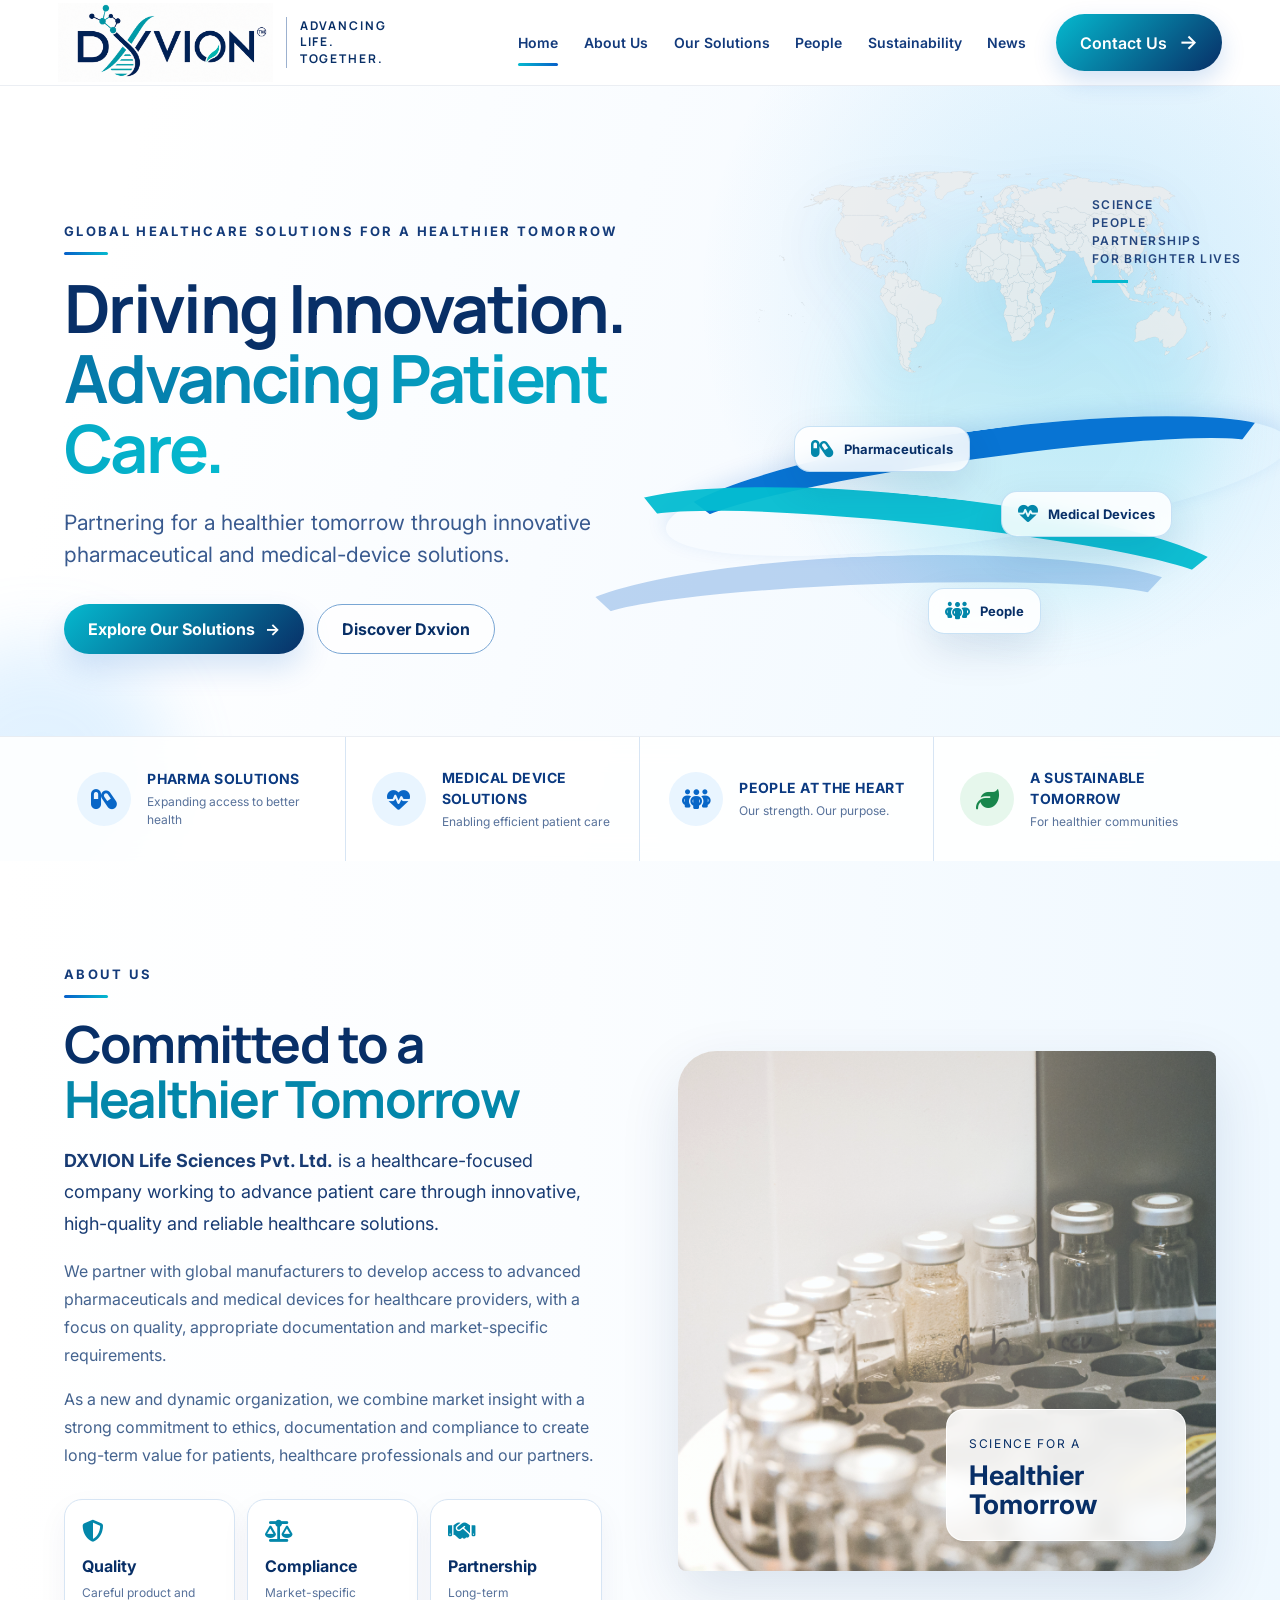
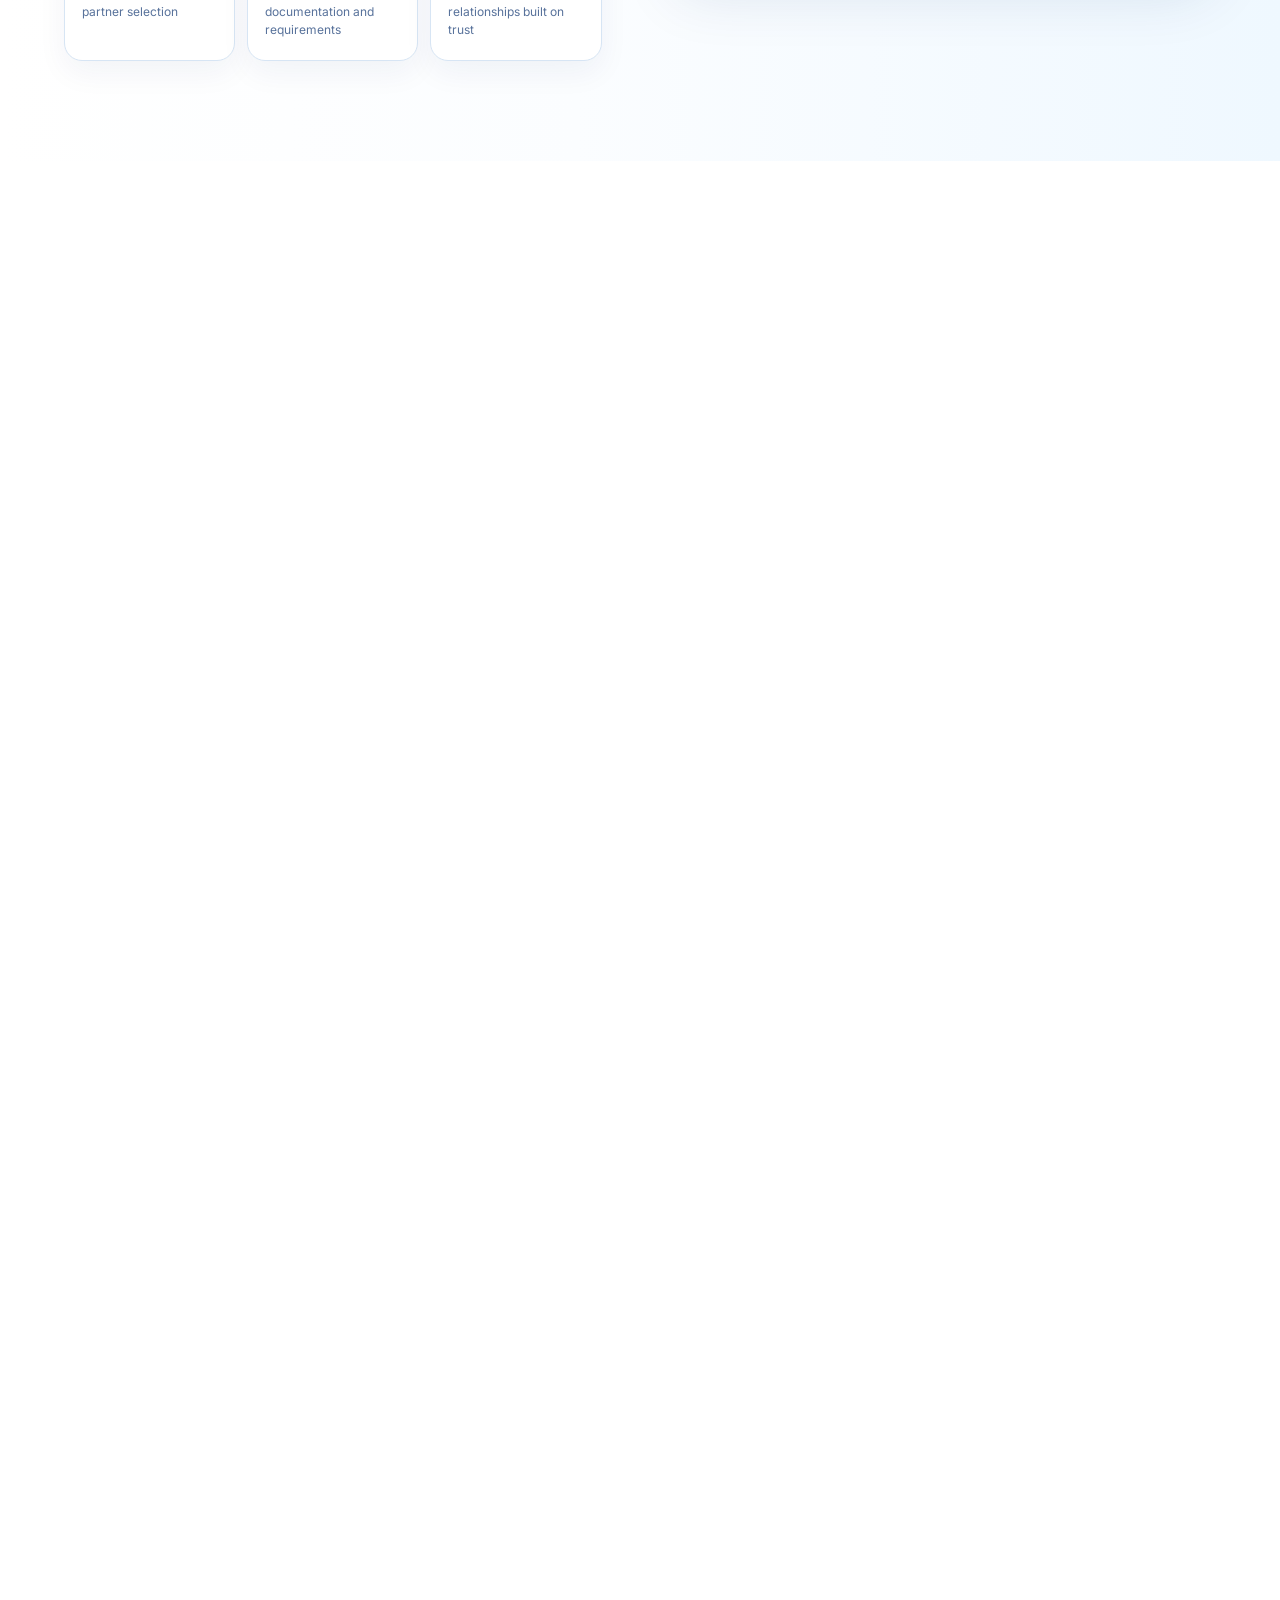
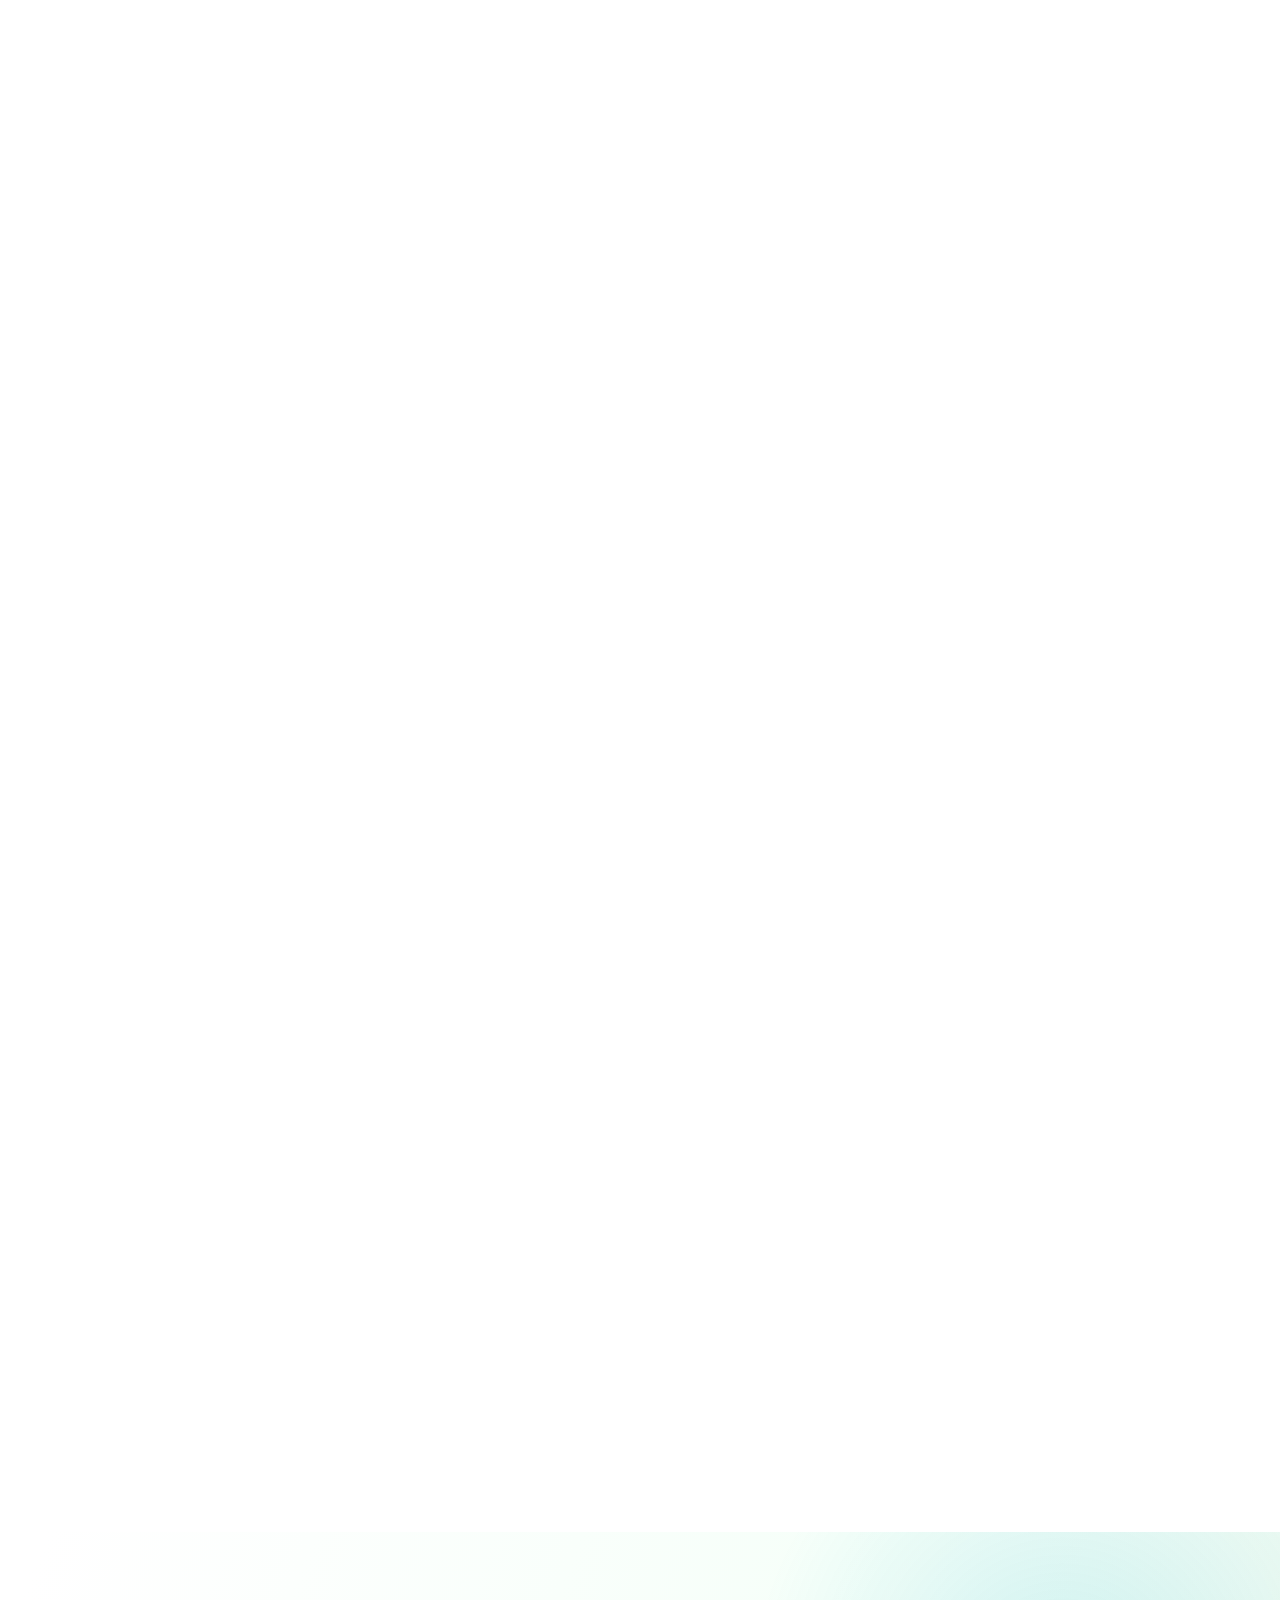
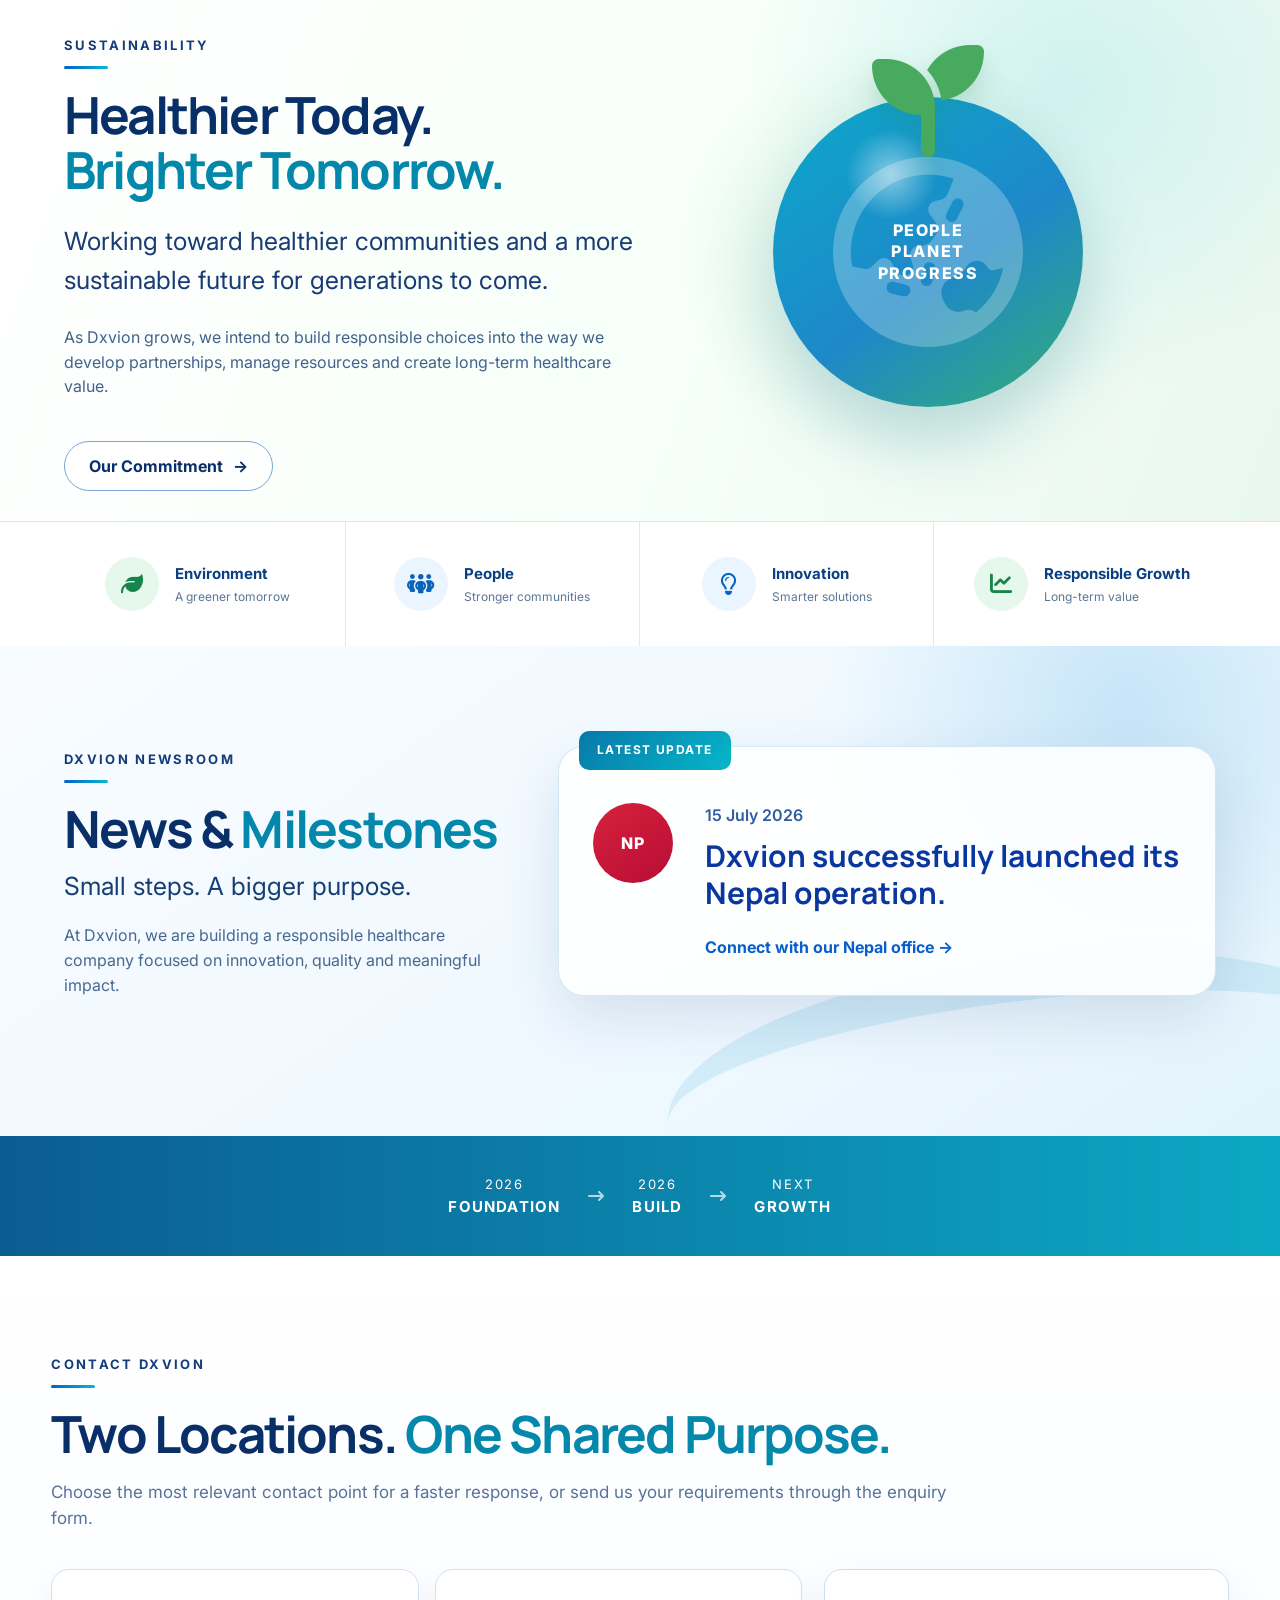
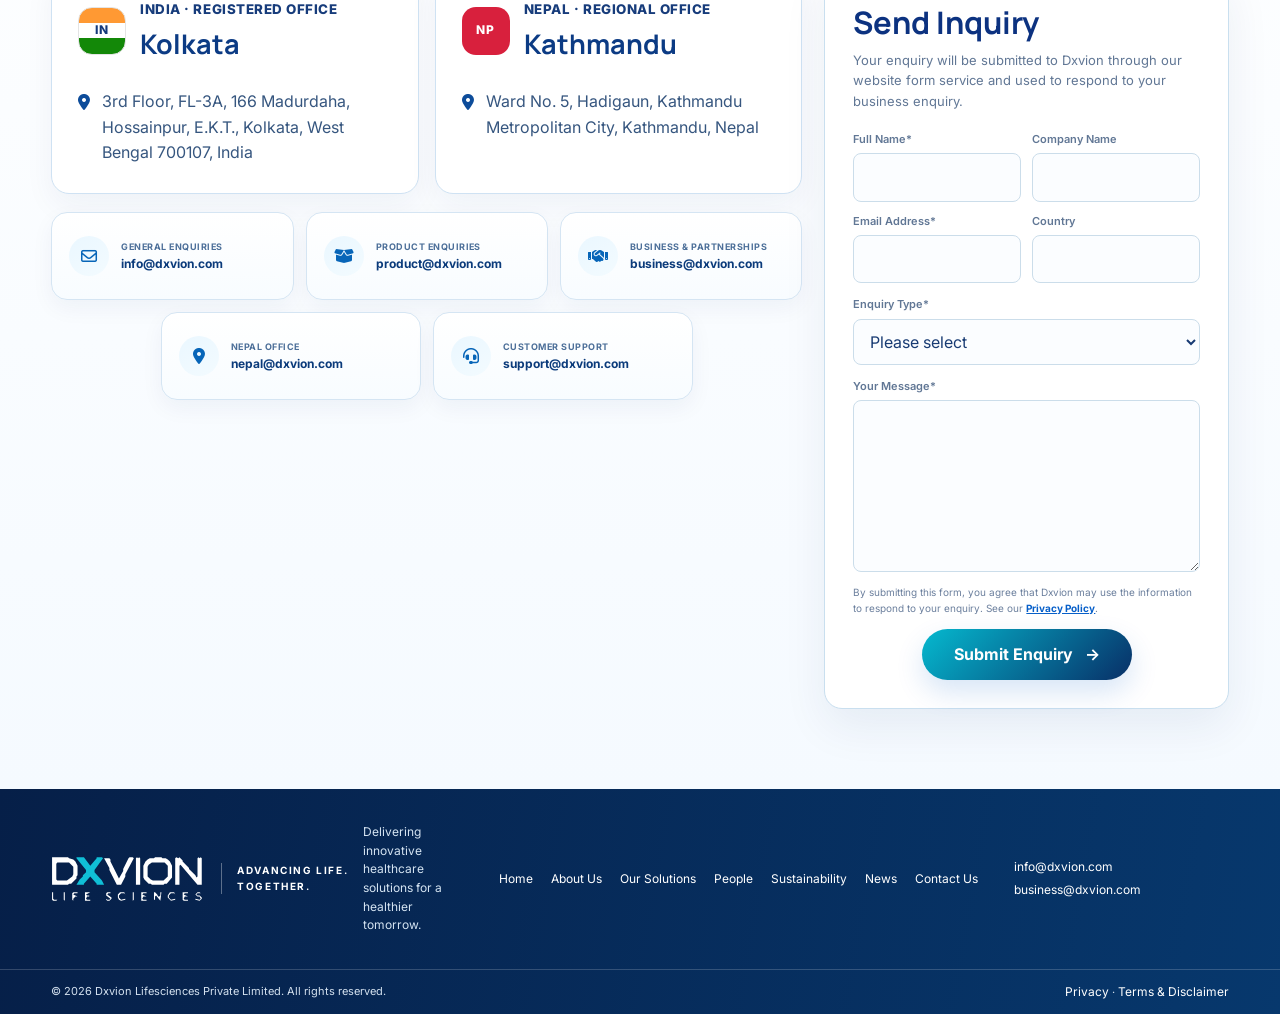
<file: index.html>
<!DOCTYPE html>
<html lang="en">
<head>
<meta charset="UTF-8">
<meta name="viewport" content="width=device-width, initial-scale=1.0">
<title>Dxvion Lifesciences | Pharmaceuticals, Medical Devices &amp; Global Healthcare</title>
<meta name="description" content="Dxvion Lifesciences Pvt. Ltd. develops pharmaceutical and medical-device solutions through trusted partnerships across India, Nepal and international markets.">
<meta name="robots" content="index,follow">
<meta name="theme-color" content="#082f67">
<meta name="color-scheme" content="light">
<link rel="canonical" href="https://dxvion.com/">
<meta property="og:type" content="website">
<meta property="og:site_name" content="Dxvion Lifesciences">
<meta property="og:title" content="Dxvion Lifesciences | Advancing Life. Together.">
<meta property="og:description" content="Pharmaceuticals, medical devices and healthcare partnerships for a healthier tomorrow.">
<meta property="og:url" content="https://dxvion.com/">
<meta property="og:image" content="https://dxvion.com/images/logo.png">
<meta name="twitter:card" content="summary_large_image">
<meta name="twitter:title" content="Dxvion Lifesciences | Advancing Life. Together.">
<meta name="twitter:description" content="Pharmaceuticals, medical devices and healthcare partnerships for a healthier tomorrow.">
<meta name="twitter:image" content="https://dxvion.com/images/logo.png">
<link rel="icon" href="images/logo.png">
<link rel="preconnect" href="https://fonts.googleapis.com">
<link rel="preconnect" href="https://fonts.gstatic.com" crossorigin>
<link href="https://fonts.googleapis.com/css2?family=Inter:wght@300;400;500;600;700;800&family=Manrope:wght@500;600;700;800&display=swap" rel="stylesheet">
<link rel="stylesheet" href="https://cdnjs.cloudflare.com/ajax/libs/font-awesome/6.7.2/css/all.min.css">
<script>document.documentElement.classList.add('js');</script>
<link rel="stylesheet" href="css/director-refresh.css">
<link rel="stylesheet" href="css/polish.css">
<script type="application/ld+json">
{
  "@context":"https://schema.org",
  "@type":"Organization",
  "name":"Dxvion Lifesciences Pvt. Ltd.",
  "url":"https://dxvion.com/",
  "email":"info@dxvion.com",
  "logo":"https://dxvion.com/images/logo.png",
  "description":"Healthcare company focused on pharmaceutical and medical-device solutions, trusted partnerships and international market development.",
  "contactPoint":[
    {"@type":"ContactPoint","contactType":"general enquiries","email":"info@dxvion.com"},
    {"@type":"ContactPoint","contactType":"product enquiries","email":"product@dxvion.com"},
    {"@type":"ContactPoint","contactType":"business partnerships","email":"business@dxvion.com"},
    {"@type":"ContactPoint","contactType":"Nepal office","email":"nepal@dxvion.com"},
    {"@type":"ContactPoint","contactType":"customer support","email":"support@dxvion.com"}
  ],
  "address":[
    {
      "@type":"PostalAddress",
      "streetAddress":"3rd Floor, FL-3A, 166 Madurdaha, Hossainpur, E.K.T.",
      "addressLocality":"Kolkata",
      "postalCode":"700107",
      "addressRegion":"West Bengal",
      "addressCountry":"IN"
    },
    {
      "@type":"PostalAddress",
      "streetAddress":"Ward No. 5, Hadigaun",
      "addressLocality":"Kathmandu Metropolitan City",
      "addressRegion":"Kathmandu",
      "addressCountry":"NP"
    }
  ]
}
</script>
</head>
<body>
<a class="skip-link" href="#main-content">Skip to main content</a>
<header class="site-header">
  <a class="brand" href="#home" aria-label="Dxvion Lifesciences home">
    <img src="images/logo.png" alt="Dxvion Lifesciences">
    <span class="brand-line" aria-hidden="true"></span>
    <span class="brand-tag">ADVANCING<br>LIFE.<br>TOGETHER.</span>
  </a>

  <button class="menu-toggle" type="button" aria-label="Open navigation" aria-expanded="false" aria-controls="primary-nav">
    <i class="fa-solid fa-bars"></i>
  </button>

  <nav id="primary-nav" aria-label="Primary navigation">
    <a href="#home">Home</a>
    <a href="#about">About Us</a>
    <a href="#solutions">Our Solutions</a>
    <a href="#people">People</a>
    <a href="#sustainability">Sustainability</a>
    <a href="#news">News</a>
  </nav>

  <a href="#contact" class="header-cta">Contact Us <span aria-hidden="true">→</span></a>
</header>

<main id="main-content">
<section id="home" class="dx-hero animate">
  <div class="hero-glow hero-glow-a" aria-hidden="true"></div>
  <div class="hero-glow hero-glow-b" aria-hidden="true"></div>

  <div class="hero-copy">
    <p class="eyebrow">GLOBAL HEALTHCARE SOLUTIONS FOR A HEALTHIER TOMORROW</p>
    <h1>Driving Innovation.<br><span>Advancing Patient Care.</span></h1>
    <p class="lead">Partnering for a healthier tomorrow through innovative pharmaceutical and medical-device solutions.</p>
    <div class="hero-actions">
      <a class="btn-primary" href="#solutions">Explore Our Solutions <span>→</span></a>
      <a class="btn-ghost" href="#about">Discover Dxvion</a>
    </div>
  </div>

  <div class="hero-visual" aria-hidden="true">
    <img class="hero-world" src="images/world.svg" alt="">
    <div class="ribbon ribbon-one"></div>
    <div class="ribbon ribbon-two"></div>
    <div class="ribbon ribbon-three"></div>
    <div class="visual-card visual-pharma"><i class="fa-solid fa-capsules"></i><span>Pharmaceuticals</span></div>
    <div class="visual-card visual-device"><i class="fa-solid fa-heart-pulse"></i><span>Medical Devices</span></div>
    <div class="visual-card visual-people"><i class="fa-solid fa-people-group"></i><span>People</span></div>
  </div>

  <aside class="hero-side-note" aria-hidden="true">
    <span>SCIENCE</span><span>PEOPLE</span><span>PARTNERSHIPS</span><span>FOR BRIGHTER LIVES</span>
  </aside>

  <div class="focus-strip">
    <a href="#solutions" class="focus-item">
      <i class="fa-solid fa-capsules"></i>
      <span><strong>Pharma Solutions</strong><small>Expanding access to better health</small></span>
    </a>
    <a href="#solutions" class="focus-item">
      <i class="fa-solid fa-heart-pulse"></i>
      <span><strong>Medical Device Solutions</strong><small>Enabling efficient patient care</small></span>
    </a>
    <a href="#people" class="focus-item">
      <i class="fa-solid fa-people-group"></i>
      <span><strong>People at the Heart</strong><small>Our strength. Our purpose.</small></span>
    </a>
    <a href="#sustainability" class="focus-item">
      <i class="fa-solid fa-leaf"></i>
      <span><strong>A Sustainable Tomorrow</strong><small>For healthier communities</small></span>
    </a>
  </div>
</section>

<section id="about" class="dx-section about-section animate">
  <div class="section-copy about-copy">
    <p class="eyebrow">ABOUT US</p>
    <h2>Committed to a <span>Healthier Tomorrow</span></h2>
    <p class="about-lead"><strong>DXVION Life Sciences Pvt. Ltd.</strong> is a healthcare-focused company working to advance patient care through innovative, high-quality and reliable healthcare solutions.</p>
    <p>We partner with global manufacturers to develop access to advanced pharmaceuticals and medical devices for healthcare providers, with a focus on quality, appropriate documentation and market-specific requirements.</p>
    <p>As a new and dynamic organization, we combine market insight with a strong commitment to ethics, documentation and compliance to create long-term value for patients, healthcare professionals and our partners.</p>

    <div class="principles">
      <div><i class="fa-solid fa-shield-halved"></i><strong>Quality</strong><span>Careful product and partner selection</span></div>
      <div><i class="fa-solid fa-scale-balanced"></i><strong>Compliance</strong><span>Market-specific documentation and requirements</span></div>
      <div><i class="fa-solid fa-handshake"></i><strong>Partnership</strong><span>Long-term relationships built on trust</span></div>
    </div>
  </div>

  <div class="about-visual">
    <img src="images/about/lab.jpg" alt="Healthcare laboratory environment" loading="lazy">
    <div class="about-visual-copy">
      <span>SCIENCE FOR A</span>
      <strong>Healthier Tomorrow</strong>
    </div>
  </div>
</section>

<section id="solutions" class="dx-section solutions-section animate">
  <div class="section-heading">
    <p class="eyebrow">OUR SOLUTIONS</p>
    <h2>Innovative Solutions<br><span>for a Healthier Tomorrow</span></h2>
    <p>We develop pharmaceutical and medical-device solutions around real healthcare needs. With a focus on quality, accessibility and sustainable value, we work with trusted partners to bring relevant solutions to the markets we serve.</p>
  </div>

  <div class="solution-grid">
    <article class="solution-card">
      <div class="solution-icon"><i class="fa-solid fa-capsules"></i></div>
      <h3>Pharmaceutical Solutions</h3>
      <p>High-quality pharmaceutical products across selected dosage forms, considered according to product and market requirements.</p>
    </article>
    <article class="solution-card">
      <div class="solution-icon"><i class="fa-solid fa-heart-pulse"></i></div>
      <h3>Medical Device Solutions</h3>
      <p>Medical-device opportunities developed with suitable partners according to intended use, specifications, documentation and destination-market requirements.</p>
    </article>
    <article class="solution-card">
      <div class="solution-icon"><i class="fa-solid fa-handshake"></i></div>
      <h3>Strategic Partnerships</h3>
      <p>Collaboration with trusted manufacturers, distributors, importers and innovators to bring relevant solutions to our markets.</p>
    </article>
    <article class="solution-card">
      <div class="solution-icon"><i class="fa-solid fa-seedling"></i></div>
      <h3>Sustainable Growth</h3>
      <p>Responsible business practices, disciplined execution and long-term value creation for healthier communities.</p>
    </article>
  </div>

  <div class="portfolio-block">
    <div class="portfolio-copy">
      <p class="eyebrow">PHARMACEUTICAL PORTFOLIO</p>
      <h3>Selected dosage forms for evolving healthcare needs</h3>
      <p>Product availability, composition, packaging and destination-market eligibility are confirmed for each enquiry.</p>
    </div>
    <div class="portfolio-chips" aria-label="Pharmaceutical product categories">
      <span><i class="fa-solid fa-tablets"></i> Tablets</span>
      <span><i class="fa-solid fa-capsules"></i> Capsules</span>
      <span><i class="fa-solid fa-bottle-droplet"></i> Liquid Formulations</span>
      <span><i class="fa-solid fa-syringe"></i> Injectables</span>
      <span><i class="fa-solid fa-prescription-bottle-medical"></i> Topicals</span>
      <span><i class="fa-solid fa-leaf"></i> Nutraceuticals</span>
    </div>
  </div>

  <div class="quality-band">
    <div>
      <p class="eyebrow">QUALITY &amp; RESPONSIBLE EXECUTION</p>
      <h3>Built around quality, documentation and market awareness.</h3>
    </div>
    <ul>
      <li><i class="fa-solid fa-circle-check"></i><span><strong>Manufacturing Partners</strong> appropriate to the products being sourced.</span></li>
      <li><i class="fa-solid fa-circle-check"></i><span><strong>Documentation</strong> coordinated according to transaction and destination requirements.</span></li>
      <li><i class="fa-solid fa-circle-check"></i><span><strong>Market Awareness</strong> because product and regulatory requirements vary by destination.</span></li>
    </ul>
  </div>
</section>

<section id="people" class="people-section animate">
  <div class="people-intro">
    <div>
      <p class="eyebrow">PEOPLE</p>
      <h2>Great Solutions<br><span>Come from Great People.</span></h2>
      <p class="people-lead">At Dxvion, our people are the driving force behind our purpose.</p>
      <p>We are a passionate and growing team committed to improving lives through pharmaceutical and medical-device solutions. United by a shared purpose, we collaborate, learn and grow as we build for a healthier tomorrow.</p>
    </div>
    <div class="people-orbit" aria-hidden="true">
      <img src="images/world.svg" alt="">
      <div class="orbit-label">COLLABORATION<br>LEARNING<br>GROWTH<br>IMPACT</div>
    </div>
  </div>

  <div class="leadership-wrap">
    <div class="section-heading compact">
      <p class="eyebrow">OUR LEADERSHIP</p>
      <h2>Our Driving Force <span>and Their Thoughts</span></h2>
      <p>Committed leaders. A healthier tomorrow.</p>
    </div>

    <div class="leadership-grid">
      <article class="leader-card">
        <p class="leader-quote">“Advancing access to quality healthcare through innovation and purpose.”</p>
        <img src="images/leadership/manas-director.webp" alt="Mr. Manas Kumar Das" loading="lazy">
        <div class="leader-copy">
          <h3>Mr. Manas Kumar Das</h3>
          <p class="leader-role">Executive Chairman &amp; Director</p>
        </div>
      </article>

      <article class="leader-card">
        <p class="leader-quote">“Making advanced healthcare more accessible across Nepal.”</p>
        <img src="images/leadership/mohan-director.webp" alt="Mr. Mohan Krishna Maharjan" loading="lazy">
        <div class="leader-copy">
          <h3>Mr. Mohan Krishna Maharjan</h3>
          <p class="leader-role">President &amp; Chief Executive Officer</p>
        </div>
      </article>

      <article class="leader-card">
        <p class="leader-quote">“Disciplined growth that creates lasting value in healthcare.”</p>
        <img src="images/leadership/abhishek-agrawal.jpg" alt="Mr. Abhishek Agrawal" loading="lazy">
        <div class="leader-copy">
          <h3>Mr. Abhishek Agrawal</h3>
          <p class="leader-role">Executive Vice President &amp; Chief Financial Officer</p>
        </div>
      </article>

      <article class="leader-card">
        <p class="leader-quote">“Turning vision into action through strong partnerships and execution.”</p>
        <img src="images/leadership/sanjit-director.webp" alt="Mr. Sanjit Saha" loading="lazy">
        <div class="leader-copy">
          <h3>Mr. Sanjit Saha</h3>
          <p class="leader-role">Executive Director &amp; Chief Operating Officer</p>
        </div>
      </article>
    </div>
  </div>
</section>

<section id="sustainability" class="sustainability-section animate">
  <div class="sustainability-copy">
    <p class="eyebrow">SUSTAINABILITY</p>
    <h2>Healthier Today.<br><span>Brighter Tomorrow.</span></h2>
    <p class="sustainability-lead">Working toward healthier communities and a more sustainable future for generations to come.</p>
    <p>As Dxvion grows, we intend to build responsible choices into the way we develop partnerships, manage resources and create long-term healthcare value.</p>
    <a class="btn-ghost on-light" href="#sustainability-pillars">Our Commitment <span>→</span></a>
  </div>

  <div class="sustainability-visual" aria-hidden="true">
    <div class="planet"><i class="fa-solid fa-earth-asia"></i><span>PEOPLE<br>PLANET<br>PROGRESS</span></div>
    <i class="fa-solid fa-seedling sprout"></i>
  </div>

  <div id="sustainability-pillars" class="sustainability-pillars">
    <article><i class="fa-solid fa-leaf"></i><div><h3>Environment</h3><p>A greener tomorrow</p></div></article>
    <article><i class="fa-solid fa-people-group"></i><div><h3>People</h3><p>Stronger communities</p></div></article>
    <article><i class="fa-regular fa-lightbulb"></i><div><h3>Innovation</h3><p>Smarter solutions</p></div></article>
    <article><i class="fa-solid fa-chart-line"></i><div><h3>Responsible Growth</h3><p>Long-term value</p></div></article>
  </div>
</section>

<section id="news" class="news-section animate">
  <div class="news-copy">
    <p class="eyebrow">DXVION NEWSROOM</p>
    <h2>News &amp; <span>Milestones</span></h2>
    <p class="news-kicker">Small steps. A bigger purpose.</p>
    <p>At Dxvion, we are building a responsible healthcare company focused on innovation, quality and meaningful impact.</p>
  </div>

  <article class="news-card">
    <span class="news-label">LATEST UPDATE</span>
    <div class="news-country" aria-hidden="true">NP</div>
    <div>
      <time datetime="2026-07-15">15 July 2026</time>
      <h3>Dxvion successfully launched its Nepal operation.</h3>
      <a href="#contact">Connect with our Nepal office <span>→</span></a>
    </div>
  </article>

  <div class="journey">
    <div><span>2026</span><strong>Foundation</strong></div>
    <i class="fa-solid fa-arrow-right-long" aria-hidden="true"></i>
    <div><span>2026</span><strong>Build</strong></div>
    <i class="fa-solid fa-arrow-right-long" aria-hidden="true"></i>
    <div><span>Next</span><strong>Growth</strong></div>
  </div>
</section>

<section id="contact" class="contact-section animate">
  <div class="contact-head">
    <p class="eyebrow">CONTACT DXVION</p>
    <h2>Two Locations. <span>One Shared Purpose.</span></h2>
    <p>Choose the most relevant contact point for a faster response, or send us your requirements through the enquiry form.</p>
  </div>

  <div class="contact-layout">
    <div class="office-column">
      <article class="office-card">
        <div class="office-title">
          <span class="country-badge india">IN</span>
          <div><small>INDIA · REGISTERED OFFICE</small><h3>Kolkata</h3></div>
        </div>
        <p><i class="fa-solid fa-location-dot"></i><span>3rd Floor, FL-3A, 166 Madurdaha, Hossainpur, E.K.T., Kolkata, West Bengal 700107, India</span></p>
        <a class="office-map-link" href="https://www.google.com/maps/search/?api=1&amp;query=3rd+Floor%2C+FL-3A%2C+166+Madurdaha%2C+Hossainpur%2C+E.K.T.%2C+Kolkata%2C+West+Bengal+700107%2C+India" target="_blank" rel="noopener noreferrer">View on map <span aria-hidden="true">↗</span></a>
      </article>

      <article class="office-card">
        <div class="office-title">
          <span class="country-badge nepal">NP</span>
          <div><small>NEPAL · REGIONAL OFFICE</small><h3>Kathmandu</h3></div>
        </div>
        <p><i class="fa-solid fa-location-dot"></i><span>Ward No. 5, Hadigaun, Kathmandu Metropolitan City, Kathmandu, Nepal</span></p>
        <a class="office-map-link" href="https://www.google.com/maps/search/?api=1&amp;query=Ward+No.+5%2C+Hadigaun%2C+Kathmandu+Metropolitan+City%2C+Kathmandu%2C+Nepal" target="_blank" rel="noopener noreferrer">View on map <span aria-hidden="true">↗</span></a>
      </article>

      <div class="contact-directory">
        <a href="mailto:info@dxvion.com"><i class="fa-regular fa-envelope"></i><span><small>GENERAL ENQUIRIES</small><strong>info@dxvion.com</strong></span></a>
        <a href="mailto:product@dxvion.com"><i class="fa-solid fa-box-open"></i><span><small>PRODUCT ENQUIRIES</small><strong>product@dxvion.com</strong></span></a>
        <a href="mailto:business@dxvion.com"><i class="fa-solid fa-handshake"></i><span><small>BUSINESS &amp; PARTNERSHIPS</small><strong>business@dxvion.com</strong></span></a>
        <a href="mailto:nepal@dxvion.com"><i class="fa-solid fa-location-dot"></i><span><small>NEPAL OFFICE</small><strong>nepal@dxvion.com</strong></span></a>
        <a href="mailto:support@dxvion.com"><i class="fa-solid fa-headset"></i><span><small>CUSTOMER SUPPORT</small><strong>support@dxvion.com</strong></span></a>
      </div>
    </div>

    <div class="contact-form-card">
      <h3>Send Inquiry</h3>
      <p>Your enquiry will be submitted to Dxvion through our website form service and used to respond to your business enquiry.</p>
      <form action="https://formsubmit.co/info@dxvion.com" method="POST">
        <input type="hidden" name="_subject" value="New Dxvion website enquiry">
        <input type="hidden" name="_template" value="table">
        <input type="hidden" name="_captcha" value="true">
        <input type="hidden" name="_next" value="https://dxvion.com/thank-you.html">
        <input type="text" name="_honey" tabindex="-1" autocomplete="off" aria-hidden="true" style="display:none">

        <div class="form-grid">
          <label><span>Full Name*</span><input name="name" type="text" autocomplete="name" maxlength="120" required></label>
          <label><span>Company Name</span><input name="company" type="text" autocomplete="organization" maxlength="160"></label>
          <label><span>Email Address*</span><input name="email" type="email" autocomplete="email" maxlength="254" required></label>
          <label><span>Country</span><input name="country" type="text" autocomplete="country-name" maxlength="100"></label>
        </div>

        <label>
          <span>Enquiry Type*</span>
          <select name="enquiry_type" required>
            <option value="" selected disabled>Please select</option>
            <option>General Enquiry</option>
            <option>Product Enquiry</option>
            <option>Business &amp; Partnerships</option>
            <option>Nepal Office</option>
            <option>Customer Support</option>
          </select>
        </label>

        <label><span>Your Message*</span><textarea name="message" rows="6" maxlength="3000" required></textarea></label>
        <p class="form-privacy">By submitting this form, you agree that Dxvion may use the information to respond to your enquiry. See our <a href="privacy.html">Privacy Policy</a>.</p>
        <button type="submit">Submit Enquiry <span>→</span></button>
      </form>
    </div>
  </div>
</section>
</main>

<footer class="site-footer">
  <div class="footer-main">
    <div class="footer-brand">
      <img src="images/logo.png" alt="Dxvion Lifesciences">
      <p>ADVANCING LIFE.<br>TOGETHER.</p>
      <span>Delivering innovative healthcare solutions for a healthier tomorrow.</span>
    </div>

    <div class="footer-links">
      <a href="#home">Home</a>
      <a href="#about">About Us</a>
      <a href="#solutions">Our Solutions</a>
      <a href="#people">People</a>
      <a href="#sustainability">Sustainability</a>
      <a href="#news">News</a>
      <a href="#contact">Contact Us</a>
    </div>

    <div class="footer-contact">
      <a href="mailto:info@dxvion.com">info@dxvion.com</a>
      <a href="mailto:business@dxvion.com">business@dxvion.com</a>
    </div>
  </div>

  <div class="footer-bottom">
    <span>© 2026 Dxvion Lifesciences Private Limited. All rights reserved.</span>
    <span><a href="privacy.html">Privacy</a> · <a href="terms.html">Terms &amp; Disclaimer</a></span>
  </div>
</footer>

<script src="js/script.js" defer></script>
</body>
</html>
</file>
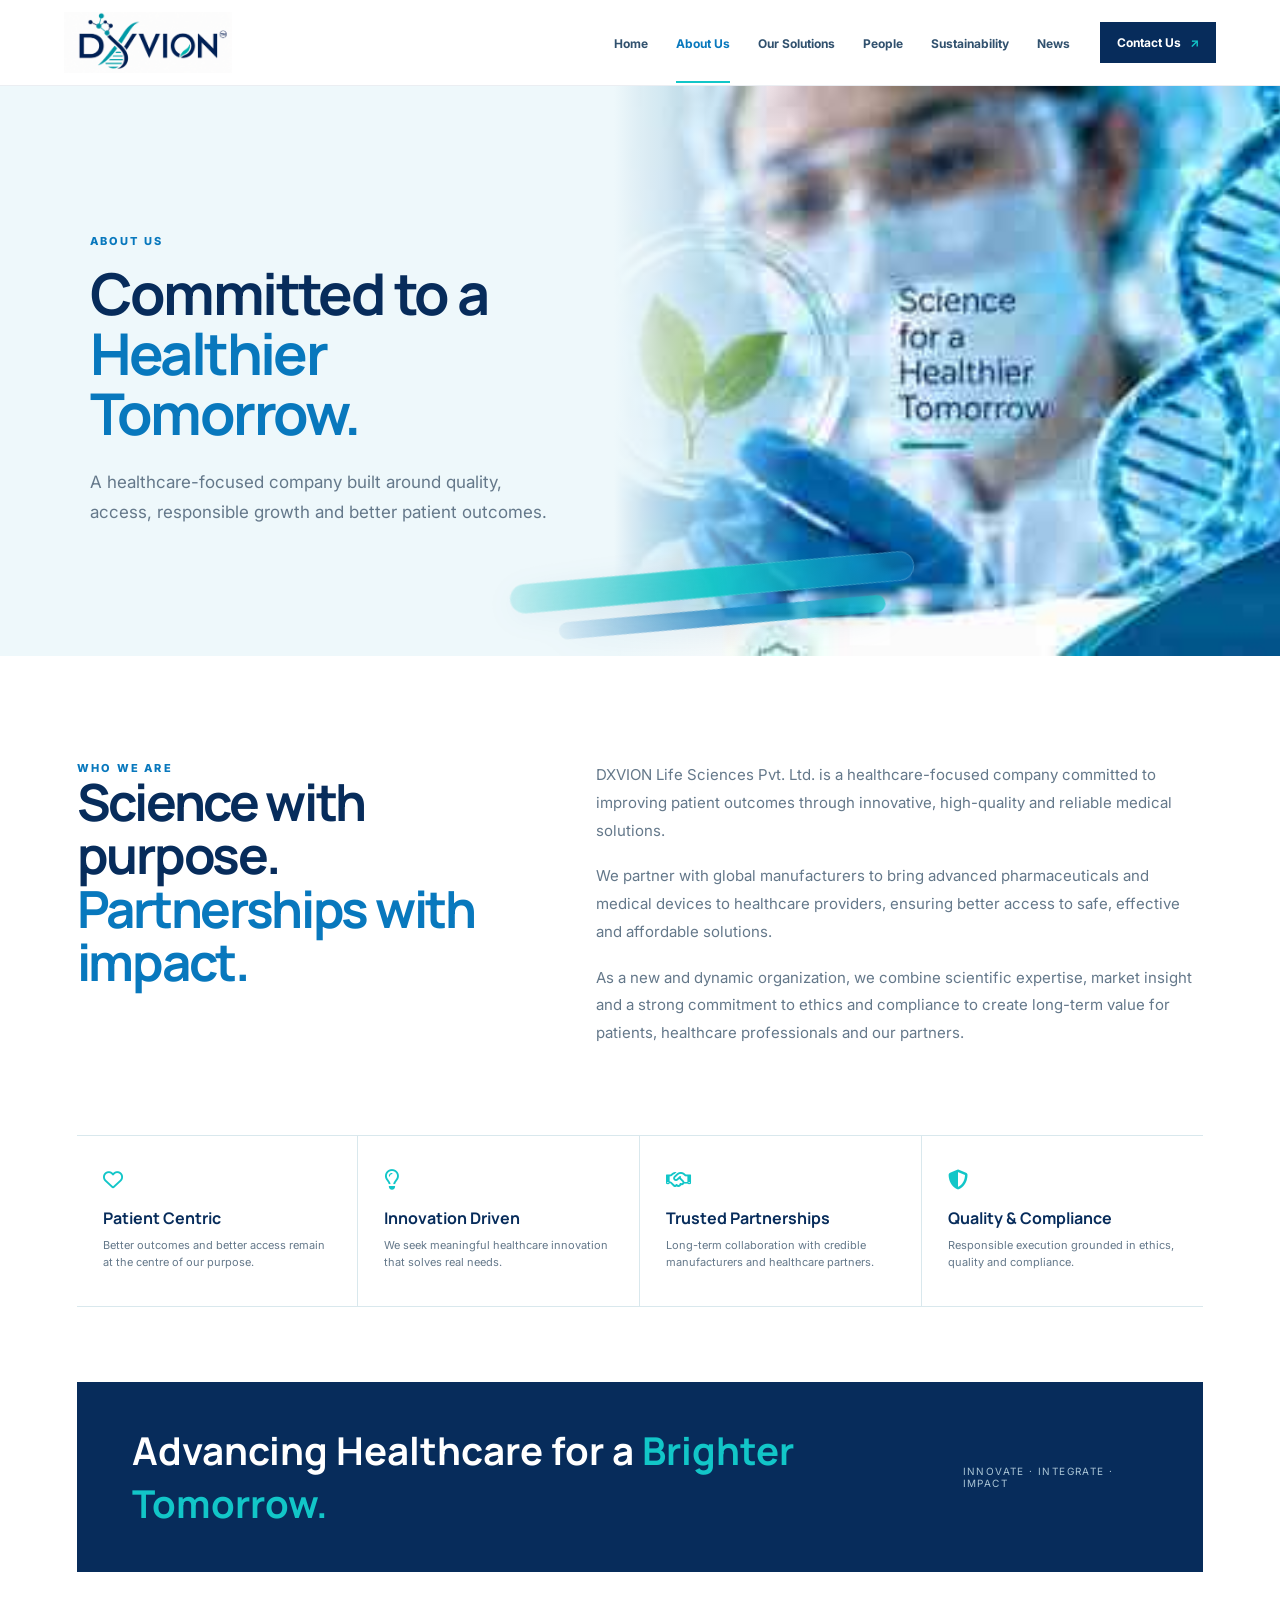
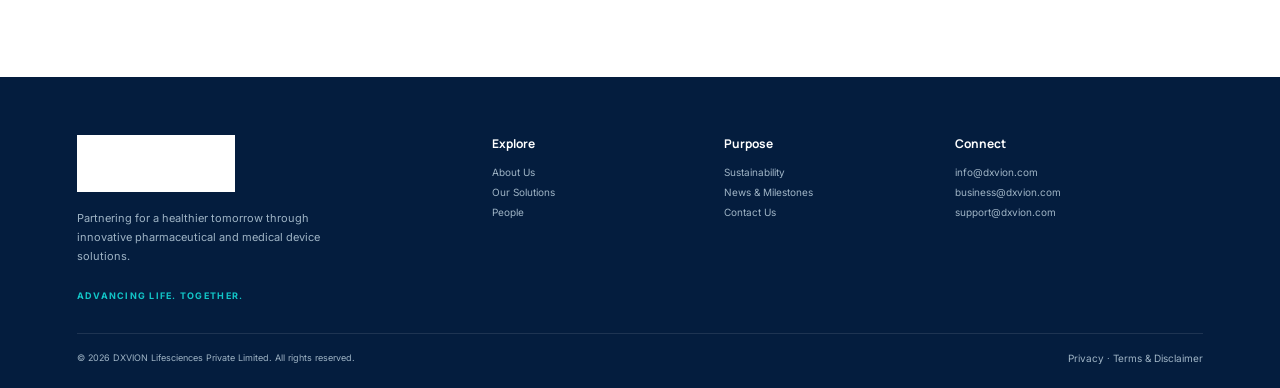
<file: about.html>
<!doctype html><html lang="en"><head><meta charset="utf-8"><meta name="viewport" content="width=device-width,initial-scale=1"><title>About Dxvion | Dxvion Lifesciences</title><meta name="description" content="About Dxvion Lifesciences and our commitment to better healthcare."><link rel="canonical" href="https://dxvion.com/about.html"><link rel="icon" href="images/logo.png"><link rel="preconnect" href="https://fonts.googleapis.com"><link rel="preconnect" href="https://fonts.gstatic.com" crossorigin><link href="https://fonts.googleapis.com/css2?family=Inter:wght@400;500;600;700&family=Manrope:wght@500;600;700;800&display=swap" rel="stylesheet"><link rel="stylesheet" href="https://cdnjs.cloudflare.com/ajax/libs/font-awesome/6.7.2/css/all.min.css"><link rel="stylesheet" href="css/style.css"></head><body><header class="site-header"><a class="brand" href="index.html"><img src="images/logo.png" alt="Dxvion Lifesciences"></a><nav aria-label="Primary"><a href="index.html" class="">Home</a><a href="about.html" class="active">About Us</a><a href="solutions.html" class="">Our Solutions</a><a href="people.html" class="">People</a><a href="sustainability.html" class="">Sustainability</a><a href="news.html" class="">News</a></nav><a class="header-cta" href="contact.html">Contact Us <span>↗</span></a><button class="menu-toggle" aria-label="Open navigation" aria-expanded="false"><i class="fa-solid fa-bars"></i></button></header><main><section class="page-hero"><div class="page-copy"><p class="kicker">ABOUT US</p><h1 class="title">Committed to a<br><em>Healthier Tomorrow.</em></h1><p class="lead">A healthcare-focused company built around quality, access, responsible growth and better patient outcomes.</p></div><div class="page-image"><img src="images/site/about-visual.svg" alt="Healthcare science and research"><div class="ribbon"></div></div></section><section class="about-body"><div class="wrap"><div class="about-intro"><div><p class="kicker">WHO WE ARE</p><h2 class="title">Science with purpose.<br><em>Partnerships with impact.</em></h2></div><div class="about-text"><p>DXVION Life Sciences Pvt. Ltd. is a healthcare-focused company committed to improving patient outcomes through innovative, high-quality and reliable medical solutions.</p><p>We partner with global manufacturers to bring advanced pharmaceuticals and medical devices to healthcare providers, ensuring better access to safe, effective and affordable solutions.</p><p>As a new and dynamic organization, we combine scientific expertise, market insight and a strong commitment to ethics and compliance to create long-term value for patients, healthcare professionals and our partners.</p></div></div><div class="values-grid"><div><i class="fa-regular fa-heart"></i><h3>Patient Centric</h3><p>Better outcomes and better access remain at the centre of our purpose.</p></div><div><i class="fa-regular fa-lightbulb"></i><h3>Innovation Driven</h3><p>We seek meaningful healthcare innovation that solves real needs.</p></div><div><i class="fa-regular fa-handshake"></i><h3>Trusted Partnerships</h3><p>Long-term collaboration with credible manufacturers and healthcare partners.</p></div><div><i class="fa-solid fa-shield-halved"></i><h3>Quality &amp; Compliance</h3><p>Responsible execution grounded in ethics, quality and compliance.</p></div></div><div class="promise-strip"><strong>Advancing Healthcare for a <em>Brighter Tomorrow.</em></strong><span>INNOVATE · INTEGRATE · IMPACT</span></div></div></section></main><footer><div class="footer-grid"><div><img src="images/logo.png" alt="Dxvion Lifesciences"><p>Partnering for a healthier tomorrow through innovative pharmaceutical and medical device solutions.</p><strong>ADVANCING LIFE. TOGETHER.</strong></div><div><h4>Explore</h4><a href="about.html">About Us</a><a href="solutions.html">Our Solutions</a><a href="people.html">People</a></div><div><h4>Purpose</h4><a href="sustainability.html">Sustainability</a><a href="news.html">News &amp; Milestones</a><a href="contact.html">Contact Us</a></div><div><h4>Connect</h4><a href="mailto:info@dxvion.com">info@dxvion.com</a><a href="mailto:business@dxvion.com">business@dxvion.com</a><a href="mailto:support@dxvion.com">support@dxvion.com</a></div></div><div class="footer-bottom"><span>© 2026 DXVION Lifesciences Private Limited. All rights reserved.</span><span><a href="privacy.html">Privacy</a> · <a href="terms.html">Terms &amp; Disclaimer</a></span></div></footer><script src="js/script.js"></script></body></html>
</file>
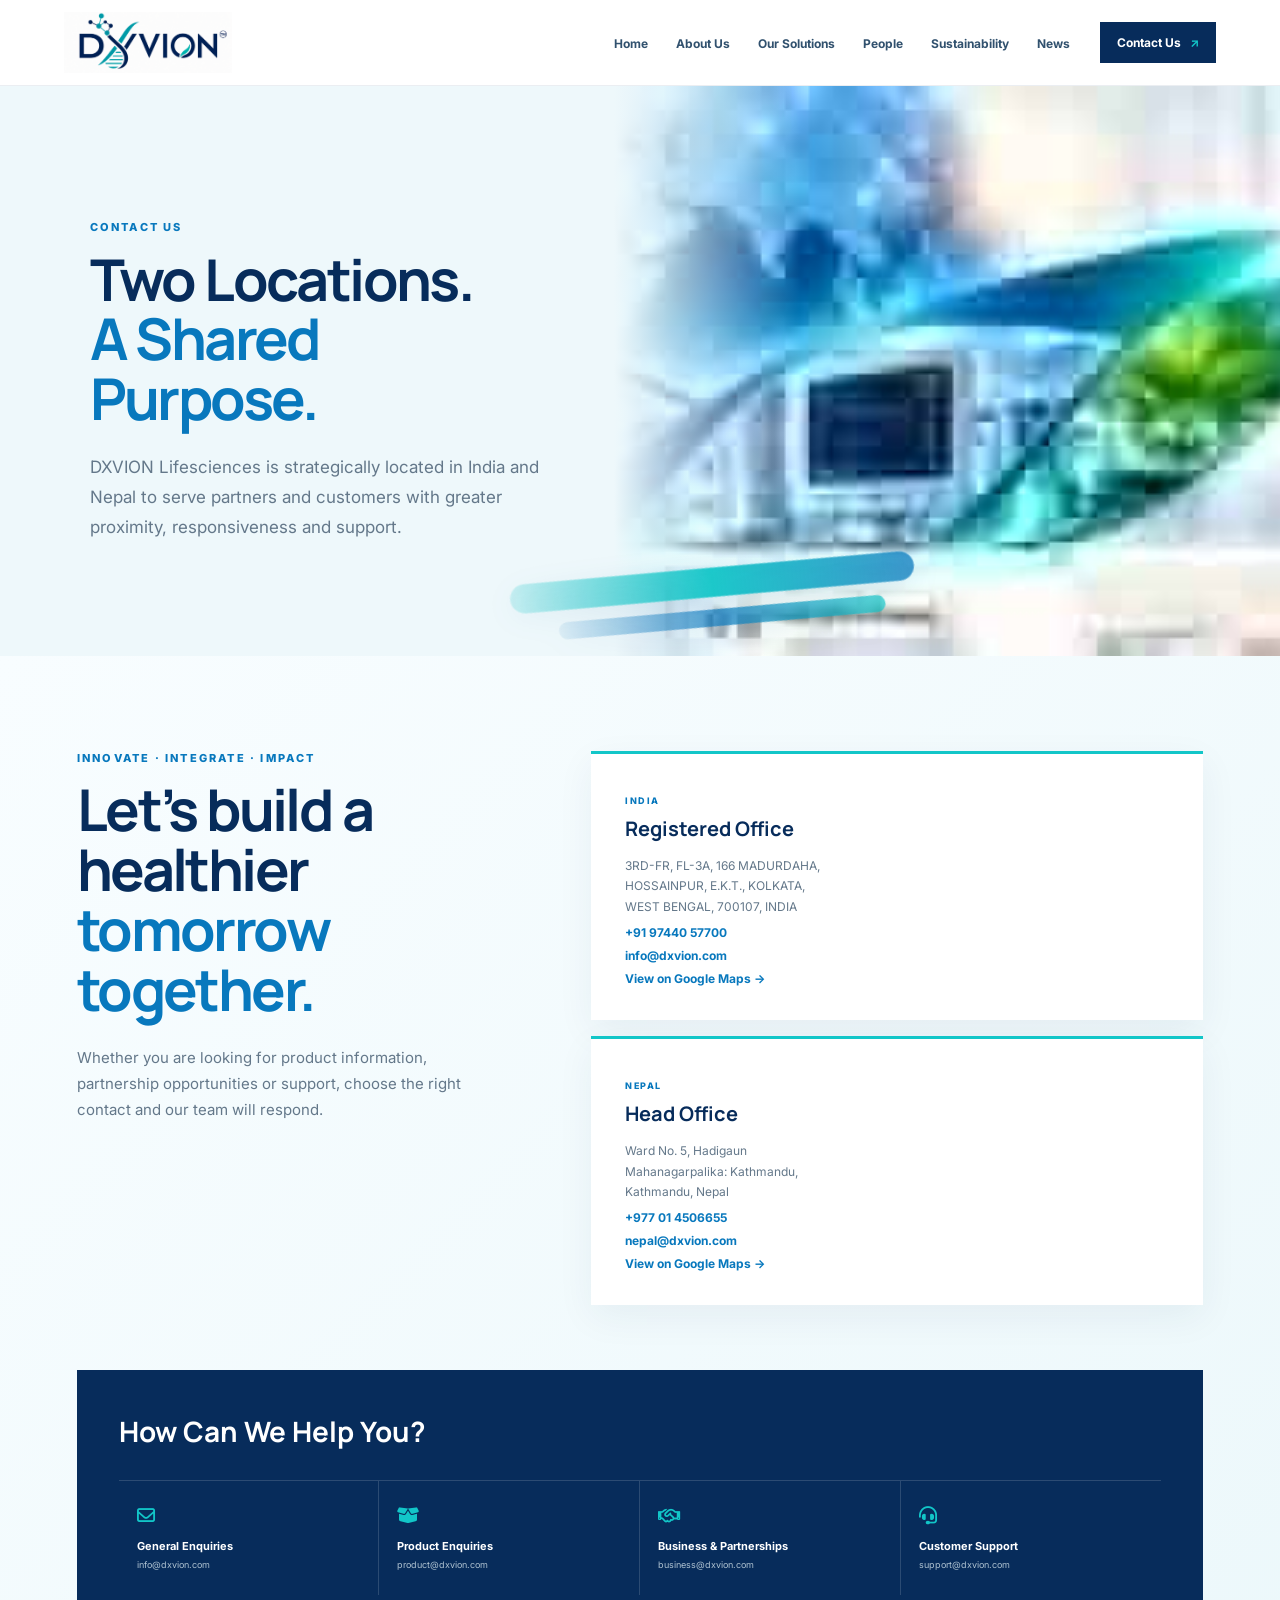
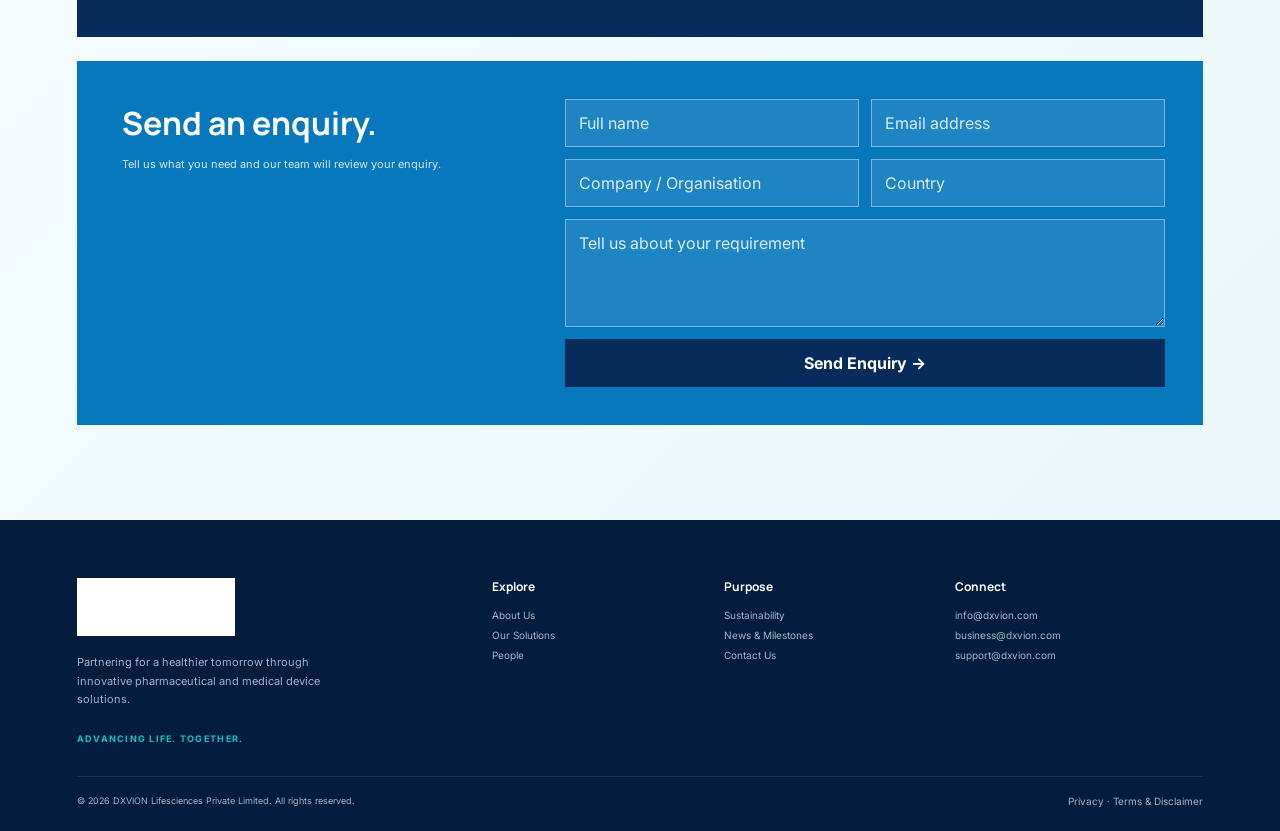
<file: contact.html>
<!doctype html><html lang="en"><head><meta charset="utf-8"><meta name="viewport" content="width=device-width,initial-scale=1"><title>Contact Us | Dxvion Lifesciences</title><meta name="description" content="Contact Dxvion Lifesciences in India and Nepal."><link rel="canonical" href="https://dxvion.com/contact.html"><link rel="icon" href="images/logo.png"><link rel="preconnect" href="https://fonts.googleapis.com"><link rel="preconnect" href="https://fonts.gstatic.com" crossorigin><link href="https://fonts.googleapis.com/css2?family=Inter:wght@400;500;600;700&family=Manrope:wght@500;600;700;800&display=swap" rel="stylesheet"><link rel="stylesheet" href="https://cdnjs.cloudflare.com/ajax/libs/font-awesome/6.7.2/css/all.min.css"><link rel="stylesheet" href="css/style.css"></head><body><header class="site-header"><a class="brand" href="index.html"><img src="images/logo.png" alt="Dxvion Lifesciences"></a><nav aria-label="Primary"><a href="index.html" class="">Home</a><a href="about.html" class="">About Us</a><a href="solutions.html" class="">Our Solutions</a><a href="people.html" class="">People</a><a href="sustainability.html" class="">Sustainability</a><a href="news.html" class="">News</a></nav><a class="header-cta" href="contact.html">Contact Us <span>↗</span></a><button class="menu-toggle" aria-label="Open navigation" aria-expanded="false"><i class="fa-solid fa-bars"></i></button></header><main><section class="page-hero"><div class="page-copy"><p class="kicker">CONTACT US</p><h1 class="title">Two Locations.<br><em>A Shared Purpose.</em></h1><p class="lead">DXVION Lifesciences is strategically located in India and Nepal to serve partners and customers with greater proximity, responsiveness and support.</p></div><div class="page-image"><img src="images/site/contact-visual.svg" alt="Dxvion offices and global healthcare presence"><div class="ribbon"></div></div></section><section class="contact-page"><div class="wrap"><div class="contact-grid"><div class="contact-intro"><p class="kicker">INNOVATE · INTEGRATE · IMPACT</p><h2 class="title">Let’s build a healthier<br><em>tomorrow together.</em></h2><p class="lead">Whether you are looking for product information, partnership opportunities or support, choose the right contact and our team will respond.</p></div><div class="office-list"><article class="office"><span class="country">INDIA</span><h3>Registered Office</h3><p>3RD-FR, FL-3A, 166 MADURDAHA,<br>HOSSAINPUR, E.K.T., KOLKATA,<br>WEST BENGAL, 700107, INDIA</p><a href="tel:+919744057700">+91 97440 57700</a><a href="mailto:info@dxvion.com">info@dxvion.com</a><a class="map-link" target="_blank" rel="noopener" href="https://www.google.com/maps/search/?api=1&query=166+Madurdaha+Hossainpur+Kolkata+700107">View on Google Maps →</a></article><article class="office"><span class="country">NEPAL</span><h3>Head Office</h3><p>Ward No. 5, Hadigaun<br>Mahanagarpalika: Kathmandu,<br>Kathmandu, Nepal</p><a href="tel:+977014506655">+977 01 4506655</a><a href="mailto:nepal@dxvion.com">nepal@dxvion.com</a><a class="map-link" target="_blank" rel="noopener" href="https://www.google.com/maps/search/?api=1&query=Hadigaun+Kathmandu+Nepal">View on Google Maps →</a></article></div></div><div class="contact-channels"><h2>How Can We Help You?</h2><div class="channel-grid"><a class="channel" href="mailto:info@dxvion.com"><i class="fa-regular fa-envelope"></i><b>General Enquiries</b><span>info@dxvion.com</span></a><a class="channel" href="mailto:product@dxvion.com"><i class="fa-solid fa-box-open"></i><b>Product Enquiries</b><span>product@dxvion.com</span></a><a class="channel" href="mailto:business@dxvion.com"><i class="fa-regular fa-handshake"></i><b>Business &amp; Partnerships</b><span>business@dxvion.com</span></a><a class="channel" href="mailto:support@dxvion.com"><i class="fa-solid fa-headset"></i><b>Customer Support</b><span>support@dxvion.com</span></a></div></div><div class="enquiry-box"><div class="enquiry-copy"><h2>Send an enquiry.</h2><p>Tell us what you need and our team will review your enquiry.</p></div><form action="https://formsubmit.co/info@dxvion.com" method="POST"><input type="hidden" name="_subject" value="New Dxvion website enquiry"><input type="hidden" name="_next" value="https://dxvion.com/thank-you.html"><input type="hidden" name="_template" value="table"><input type="hidden" name="_captcha" value="true"><input type="text" name="_honey" tabindex="-1" autocomplete="off" aria-hidden="true" style="display:none"><input name="name" placeholder="Full name" required><input name="email" type="email" placeholder="Email address" required><input name="company" placeholder="Company / Organisation"><input name="country" placeholder="Country"><textarea name="message" rows="4" placeholder="Tell us about your requirement" required></textarea><button type="submit">Send Enquiry →</button></form></div></div></section></main><footer><div class="footer-grid"><div><img src="images/logo.png" alt="Dxvion Lifesciences"><p>Partnering for a healthier tomorrow through innovative pharmaceutical and medical device solutions.</p><strong>ADVANCING LIFE. TOGETHER.</strong></div><div><h4>Explore</h4><a href="about.html">About Us</a><a href="solutions.html">Our Solutions</a><a href="people.html">People</a></div><div><h4>Purpose</h4><a href="sustainability.html">Sustainability</a><a href="news.html">News &amp; Milestones</a><a href="contact.html">Contact Us</a></div><div><h4>Connect</h4><a href="mailto:info@dxvion.com">info@dxvion.com</a><a href="mailto:business@dxvion.com">business@dxvion.com</a><a href="mailto:support@dxvion.com">support@dxvion.com</a></div></div><div class="footer-bottom"><span>© 2026 DXVION Lifesciences Private Limited. All rights reserved.</span><span><a href="privacy.html">Privacy</a> · <a href="terms.html">Terms &amp; Disclaimer</a></span></div></footer><script src="js/script.js"></script></body></html>
</file>
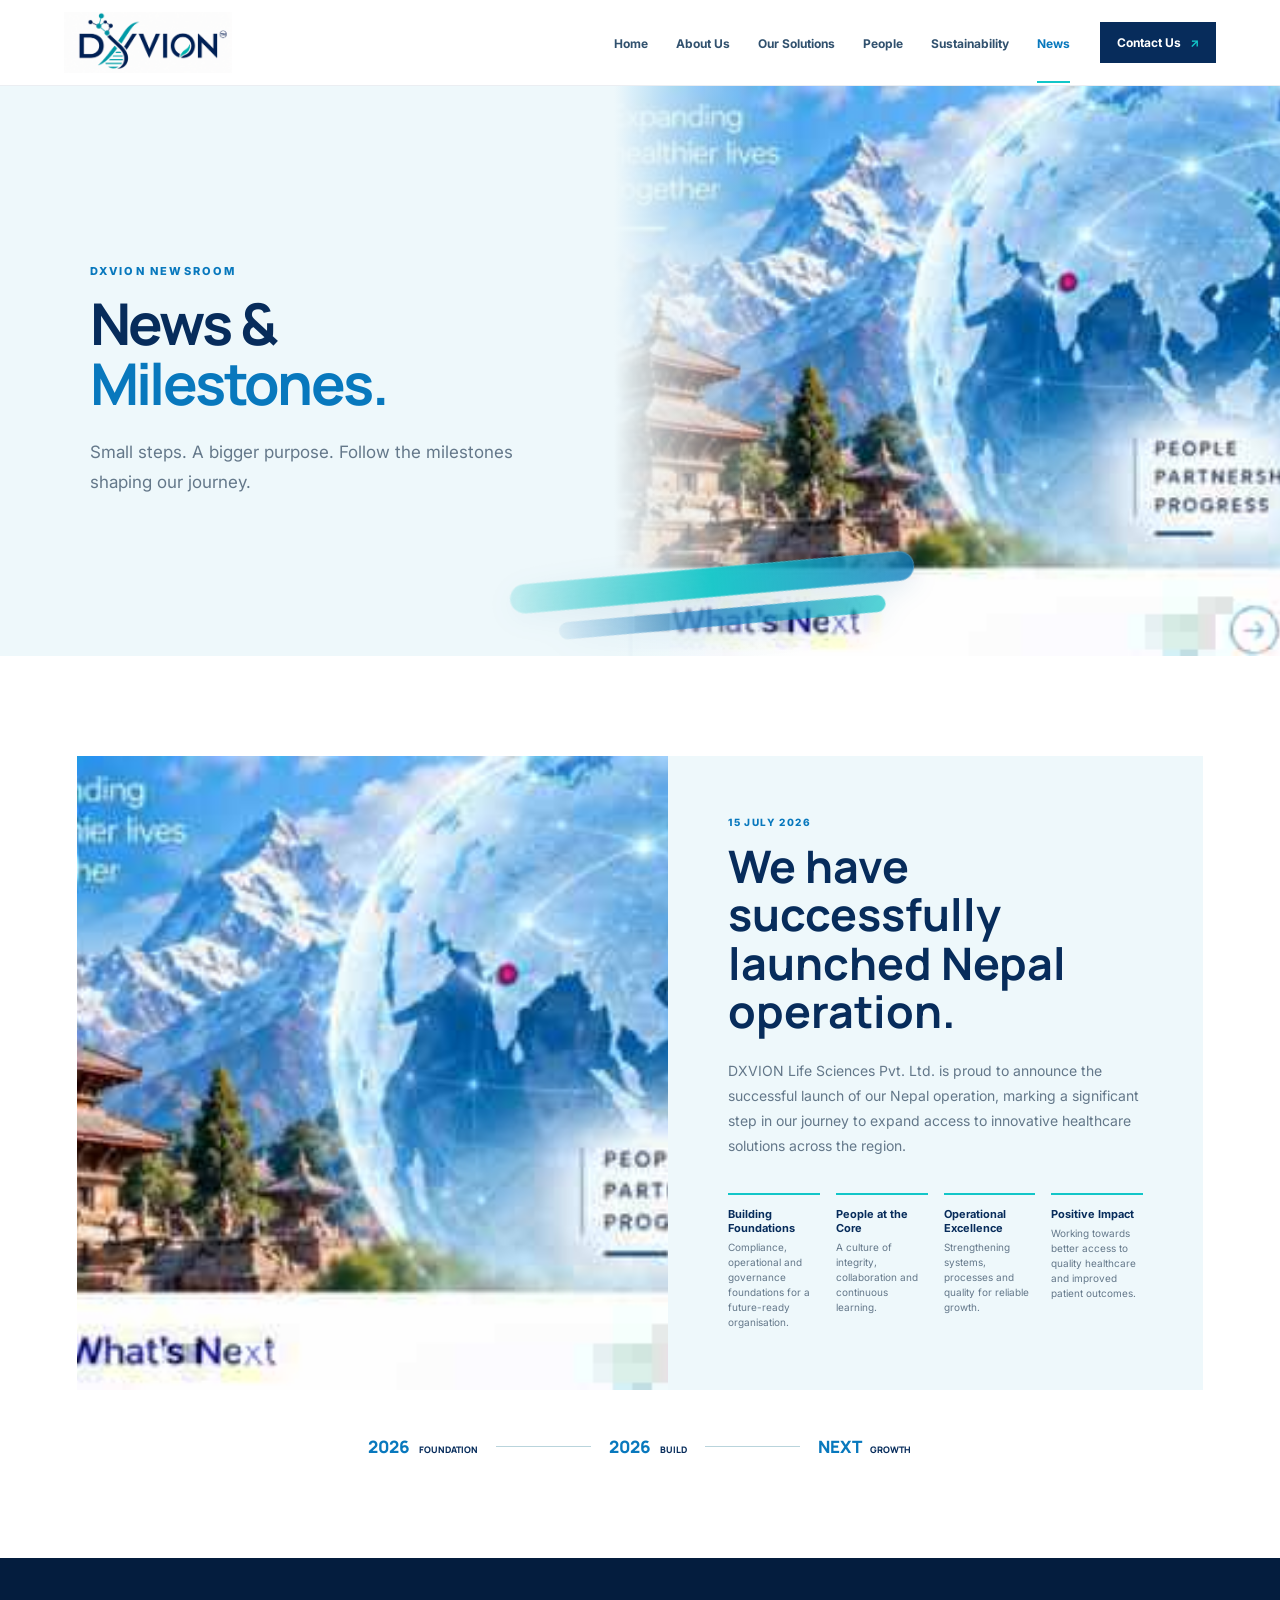
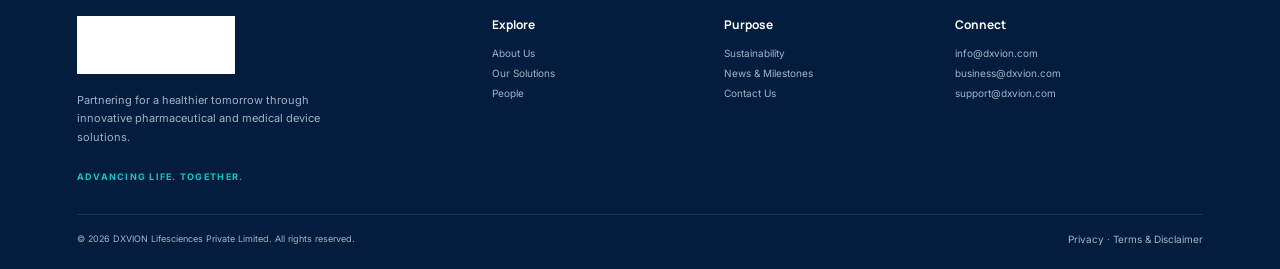
<file: news.html>
<!doctype html><html lang="en"><head><meta charset="utf-8"><meta name="viewport" content="width=device-width,initial-scale=1"><title>News & Milestones | Dxvion Lifesciences</title><meta name="description" content="Dxvion Lifesciences news, launches and company milestones."><link rel="canonical" href="https://dxvion.com/news.html"><link rel="icon" href="images/logo.png"><link rel="preconnect" href="https://fonts.googleapis.com"><link rel="preconnect" href="https://fonts.gstatic.com" crossorigin><link href="https://fonts.googleapis.com/css2?family=Inter:wght@400;500;600;700&family=Manrope:wght@500;600;700;800&display=swap" rel="stylesheet"><link rel="stylesheet" href="https://cdnjs.cloudflare.com/ajax/libs/font-awesome/6.7.2/css/all.min.css"><link rel="stylesheet" href="css/style.css"></head><body><header class="site-header"><a class="brand" href="index.html"><img src="images/logo.png" alt="Dxvion Lifesciences"></a><nav aria-label="Primary"><a href="index.html" class="">Home</a><a href="about.html" class="">About Us</a><a href="solutions.html" class="">Our Solutions</a><a href="people.html" class="">People</a><a href="sustainability.html" class="">Sustainability</a><a href="news.html" class="active">News</a></nav><a class="header-cta" href="contact.html">Contact Us <span>↗</span></a><button class="menu-toggle" aria-label="Open navigation" aria-expanded="false"><i class="fa-solid fa-bars"></i></button></header><main><section class="page-hero"><div class="page-copy"><p class="kicker">DXVION NEWSROOM</p><h1 class="title">News &amp;<br><em>Milestones.</em></h1><p class="lead">Small steps. A bigger purpose. Follow the milestones shaping our journey.</p></div><div class="page-image"><img src="images/site/news-visual.svg" alt="Dxvion Nepal milestone"><div class="ribbon"></div></div></section><section class="news-page"><div class="wrap"><article class="featured-news"><div class="visual"><img src="images/site/news-visual.svg" alt="Nepal operation launch"></div><div class="news-copy"><time>15 JULY 2026</time><h2>We have successfully launched Nepal operation.</h2><p>DXVION Life Sciences Pvt. Ltd. is proud to announce the successful launch of our Nepal operation, marking a significant step in our journey to expand access to innovative healthcare solutions across the region.</p><div class="focus-grid"><div><b>Building Foundations</b><span>Compliance, operational and governance foundations for a future-ready organisation.</span></div><div><b>People at the Core</b><span>A culture of integrity, collaboration and continuous learning.</span></div><div><b>Operational Excellence</b><span>Strengthening systems, processes and quality for reliable growth.</span></div><div><b>Positive Impact</b><span>Working towards better access to quality healthcare and improved patient outcomes.</span></div></div></div></article><div class="journey-band"><b>2026 <span>FOUNDATION</span></b><i></i><b>2026 <span>BUILD</span></b><i></i><b>NEXT <span>GROWTH</span></b></div></div></section></main><footer><div class="footer-grid"><div><img src="images/logo.png" alt="Dxvion Lifesciences"><p>Partnering for a healthier tomorrow through innovative pharmaceutical and medical device solutions.</p><strong>ADVANCING LIFE. TOGETHER.</strong></div><div><h4>Explore</h4><a href="about.html">About Us</a><a href="solutions.html">Our Solutions</a><a href="people.html">People</a></div><div><h4>Purpose</h4><a href="sustainability.html">Sustainability</a><a href="news.html">News &amp; Milestones</a><a href="contact.html">Contact Us</a></div><div><h4>Connect</h4><a href="mailto:info@dxvion.com">info@dxvion.com</a><a href="mailto:business@dxvion.com">business@dxvion.com</a><a href="mailto:support@dxvion.com">support@dxvion.com</a></div></div><div class="footer-bottom"><span>© 2026 DXVION Lifesciences Private Limited. All rights reserved.</span><span><a href="privacy.html">Privacy</a> · <a href="terms.html">Terms &amp; Disclaimer</a></span></div></footer><script src="js/script.js"></script></body></html>
</file>
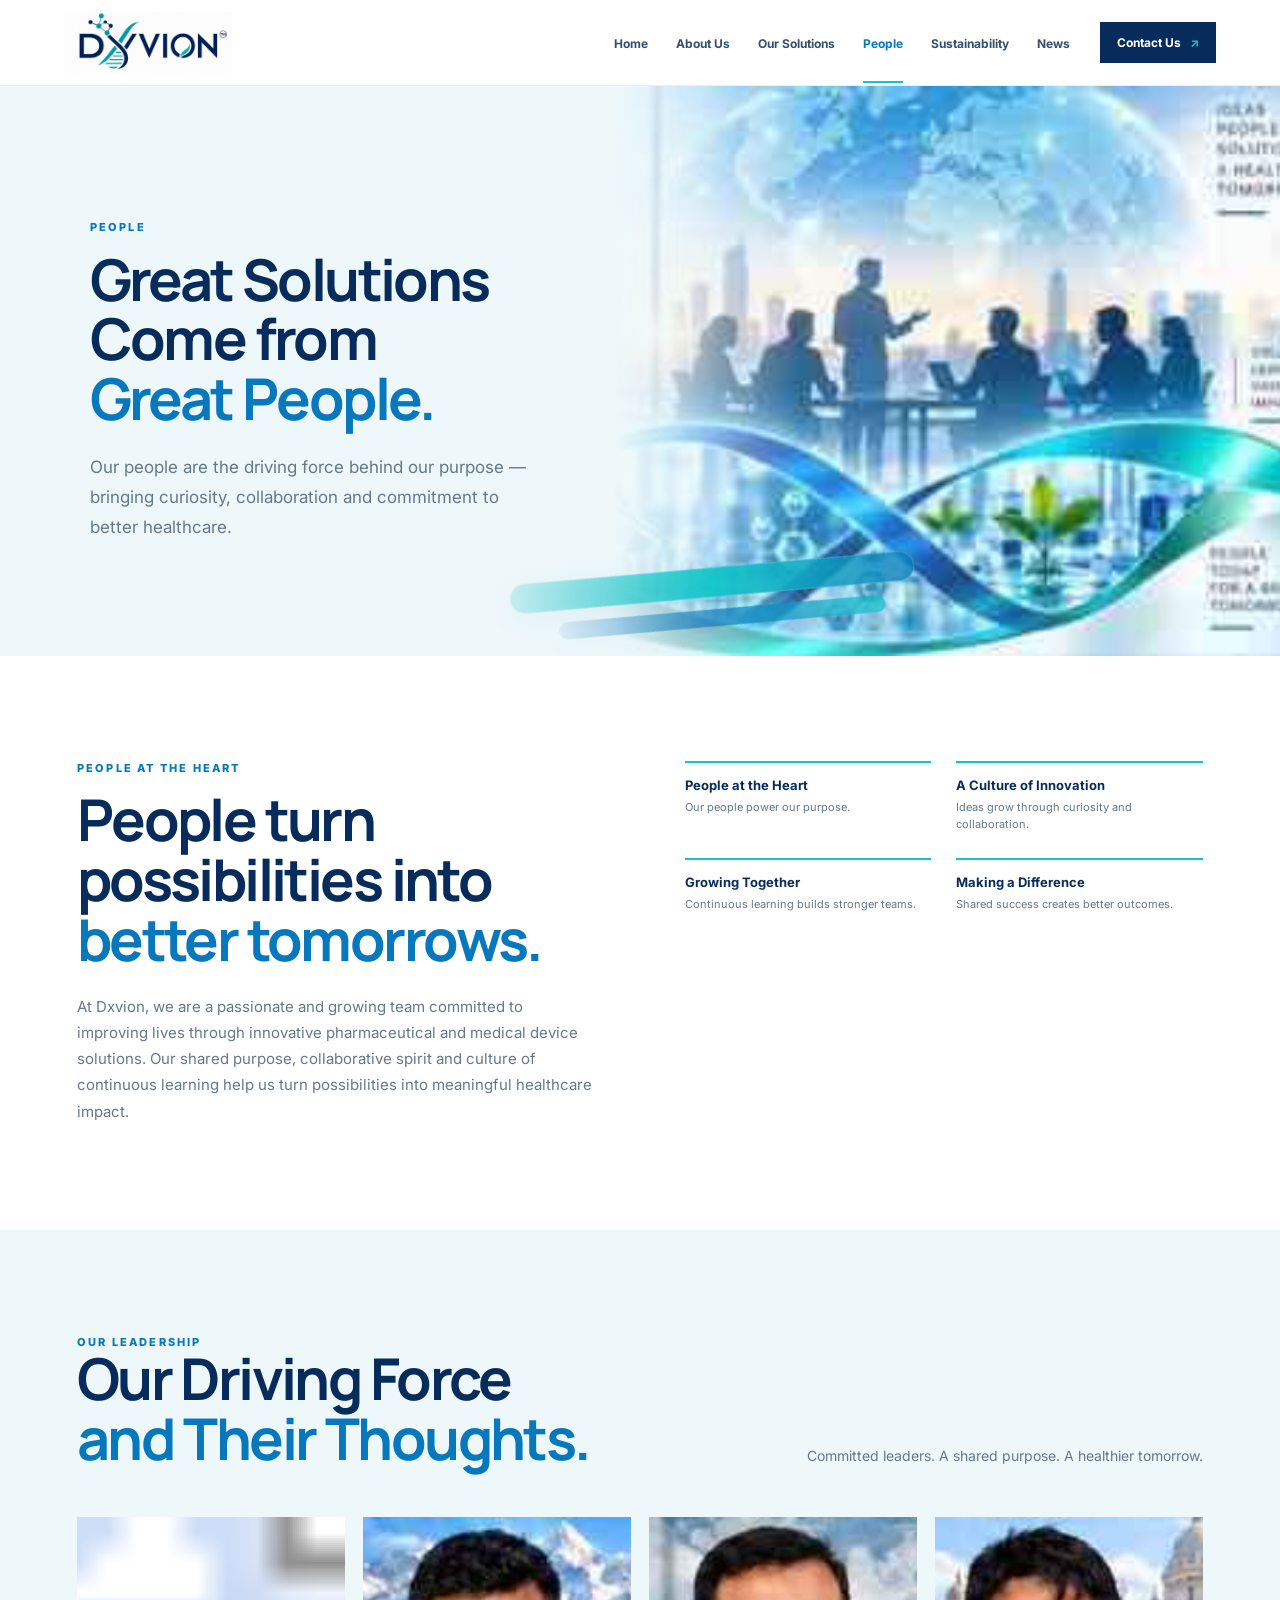
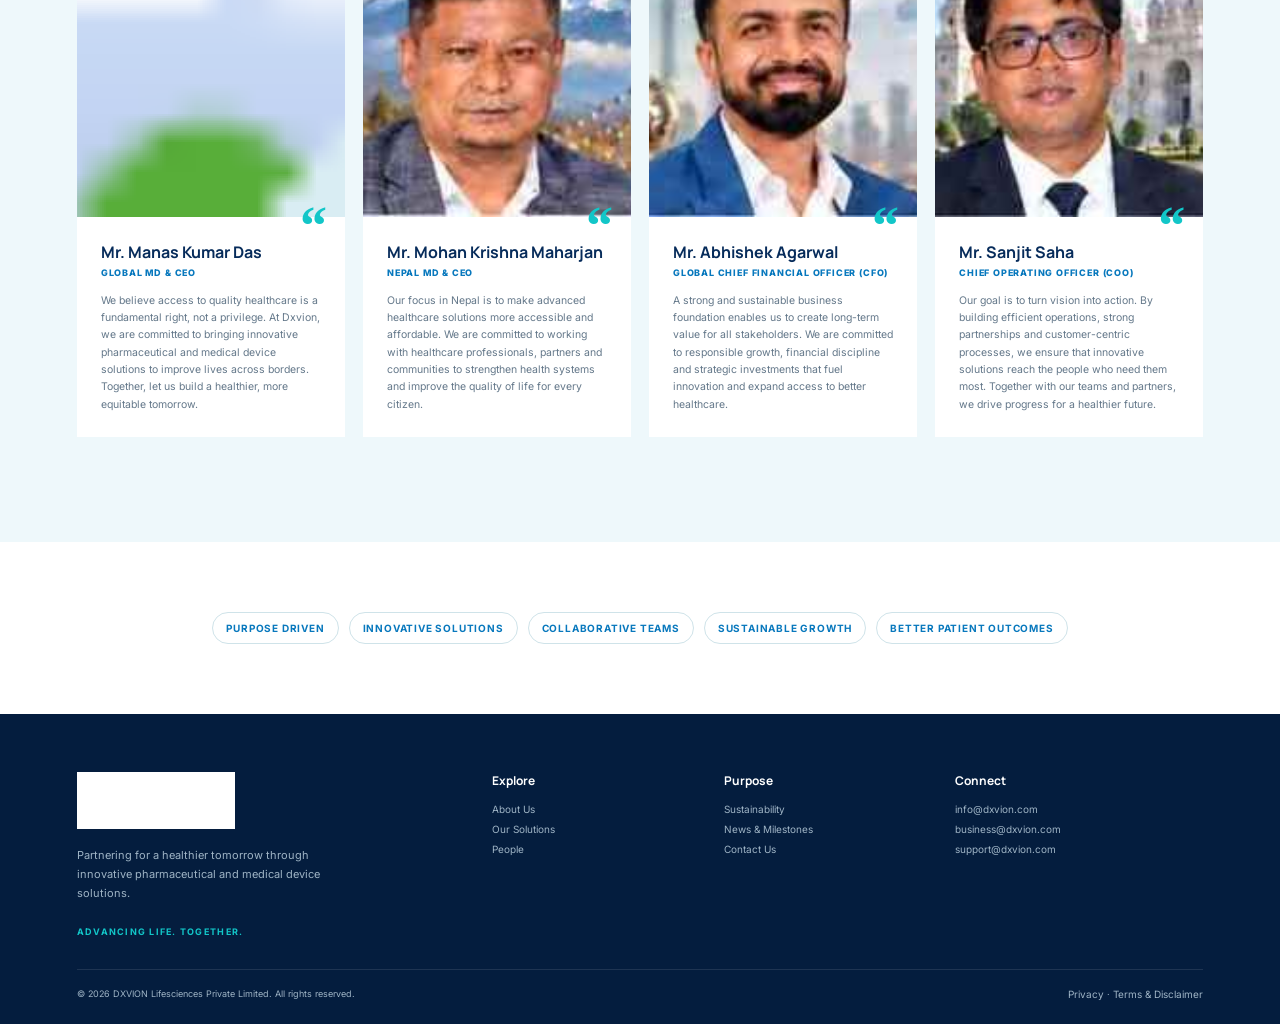
<file: people.html>
<!doctype html><html lang="en"><head><meta charset="utf-8"><meta name="viewport" content="width=device-width,initial-scale=1"><title>People & Leadership | Dxvion Lifesciences</title><meta name="description" content="Meet the people and leadership behind Dxvion Lifesciences."><link rel="canonical" href="https://dxvion.com/people.html"><link rel="icon" href="images/logo.png"><link rel="preconnect" href="https://fonts.googleapis.com"><link rel="preconnect" href="https://fonts.gstatic.com" crossorigin><link href="https://fonts.googleapis.com/css2?family=Inter:wght@400;500;600;700&family=Manrope:wght@500;600;700;800&display=swap" rel="stylesheet"><link rel="stylesheet" href="https://cdnjs.cloudflare.com/ajax/libs/font-awesome/6.7.2/css/all.min.css"><link rel="stylesheet" href="css/style.css"></head><body><header class="site-header"><a class="brand" href="index.html"><img src="images/logo.png" alt="Dxvion Lifesciences"></a><nav aria-label="Primary"><a href="index.html" class="">Home</a><a href="about.html" class="">About Us</a><a href="solutions.html" class="">Our Solutions</a><a href="people.html" class="active">People</a><a href="sustainability.html" class="">Sustainability</a><a href="news.html" class="">News</a></nav><a class="header-cta" href="contact.html">Contact Us <span>↗</span></a><button class="menu-toggle" aria-label="Open navigation" aria-expanded="false"><i class="fa-solid fa-bars"></i></button></header><main><section class="page-hero people-page"><div class="page-copy"><p class="kicker">PEOPLE</p><h1 class="title">Great Solutions Come from<br><em>Great People.</em></h1><p class="lead">Our people are the driving force behind our purpose — bringing curiosity, collaboration and commitment to better healthcare.</p></div><div class="page-image"><img src="images/site/people-visual.svg" alt="Dxvion people and collaboration"><div class="ribbon"></div></div></section><section class="culture"><div class="wrap culture-grid"><div class="culture-copy"><p class="kicker">PEOPLE AT THE HEART</p><h2 class="title">People turn possibilities into<br><em>better tomorrows.</em></h2><p class="lead">At Dxvion, we are a passionate and growing team committed to improving lives through innovative pharmaceutical and medical device solutions. Our shared purpose, collaborative spirit and culture of continuous learning help us turn possibilities into meaningful healthcare impact.</p></div><div class="culture-values"><div><b>People at the Heart</b><span>Our people power our purpose.</span></div><div><b>A Culture of Innovation</b><span>Ideas grow through curiosity and collaboration.</span></div><div><b>Growing Together</b><span>Continuous learning builds stronger teams.</span></div><div><b>Making a Difference</b><span>Shared success creates better outcomes.</span></div></div></div></section><section class="leadership-block"><div class="wrap"><div class="section-head"><div><p class="kicker">OUR LEADERSHIP</p><h2 class="title">Our Driving Force<br><em>and Their Thoughts.</em></h2></div><p class="lead">Committed leaders. A shared purpose. A healthier tomorrow.</p></div><div class="leader-grid"><article class="leader"><div class="leader-photo"><img src="images/site/leader-manas.svg" alt="Manas Kumar Das"></div><div class="leader-info"><h3>Mr. Manas Kumar Das</h3><small>Global MD &amp; CEO</small><blockquote>We believe access to quality healthcare is a fundamental right, not a privilege. At Dxvion, we are committed to bringing innovative pharmaceutical and medical device solutions to improve lives across borders. Together, let us build a healthier, more equitable tomorrow.</blockquote></div></article><article class="leader"><div class="leader-photo"><img src="images/site/leader-mohan.svg" alt="Mohan Krishna Maharjan"></div><div class="leader-info"><h3>Mr. Mohan Krishna Maharjan</h3><small>Nepal MD &amp; CEO</small><blockquote>Our focus in Nepal is to make advanced healthcare solutions more accessible and affordable. We are committed to working with healthcare professionals, partners and communities to strengthen health systems and improve the quality of life for every citizen.</blockquote></div></article><article class="leader"><div class="leader-photo"><img src="images/site/leader-abhishek.svg" alt="Abhishek Agarwal"></div><div class="leader-info"><h3>Mr. Abhishek Agarwal</h3><small>Global Chief Financial Officer (CFO)</small><blockquote>A strong and sustainable business foundation enables us to create long-term value for all stakeholders. We are committed to responsible growth, financial discipline and strategic investments that fuel innovation and expand access to better healthcare.</blockquote></div></article><article class="leader"><div class="leader-photo"><img src="images/site/leader-sanjit.svg" alt="Sanjit Saha"></div><div class="leader-info"><h3>Mr. Sanjit Saha</h3><small>Chief Operating Officer (COO)</small><blockquote>Our goal is to turn vision into action. By building efficient operations, strong partnerships and customer-centric processes, we ensure that innovative solutions reach the people who need them most. Together with our teams and partners, we drive progress for a healthier future.</blockquote></div></article></div></div></section><section class="people-bottom"><div class="wrap"><div class="purpose-line"><span>Purpose Driven</span><span>Innovative Solutions</span><span>Collaborative Teams</span><span>Sustainable Growth</span><span>Better Patient Outcomes</span></div></div></section></main><footer><div class="footer-grid"><div><img src="images/logo.png" alt="Dxvion Lifesciences"><p>Partnering for a healthier tomorrow through innovative pharmaceutical and medical device solutions.</p><strong>ADVANCING LIFE. TOGETHER.</strong></div><div><h4>Explore</h4><a href="about.html">About Us</a><a href="solutions.html">Our Solutions</a><a href="people.html">People</a></div><div><h4>Purpose</h4><a href="sustainability.html">Sustainability</a><a href="news.html">News &amp; Milestones</a><a href="contact.html">Contact Us</a></div><div><h4>Connect</h4><a href="mailto:info@dxvion.com">info@dxvion.com</a><a href="mailto:business@dxvion.com">business@dxvion.com</a><a href="mailto:support@dxvion.com">support@dxvion.com</a></div></div><div class="footer-bottom"><span>© 2026 DXVION Lifesciences Private Limited. All rights reserved.</span><span><a href="privacy.html">Privacy</a> · <a href="terms.html">Terms &amp; Disclaimer</a></span></div></footer><script src="js/script.js"></script></body></html>
</file>
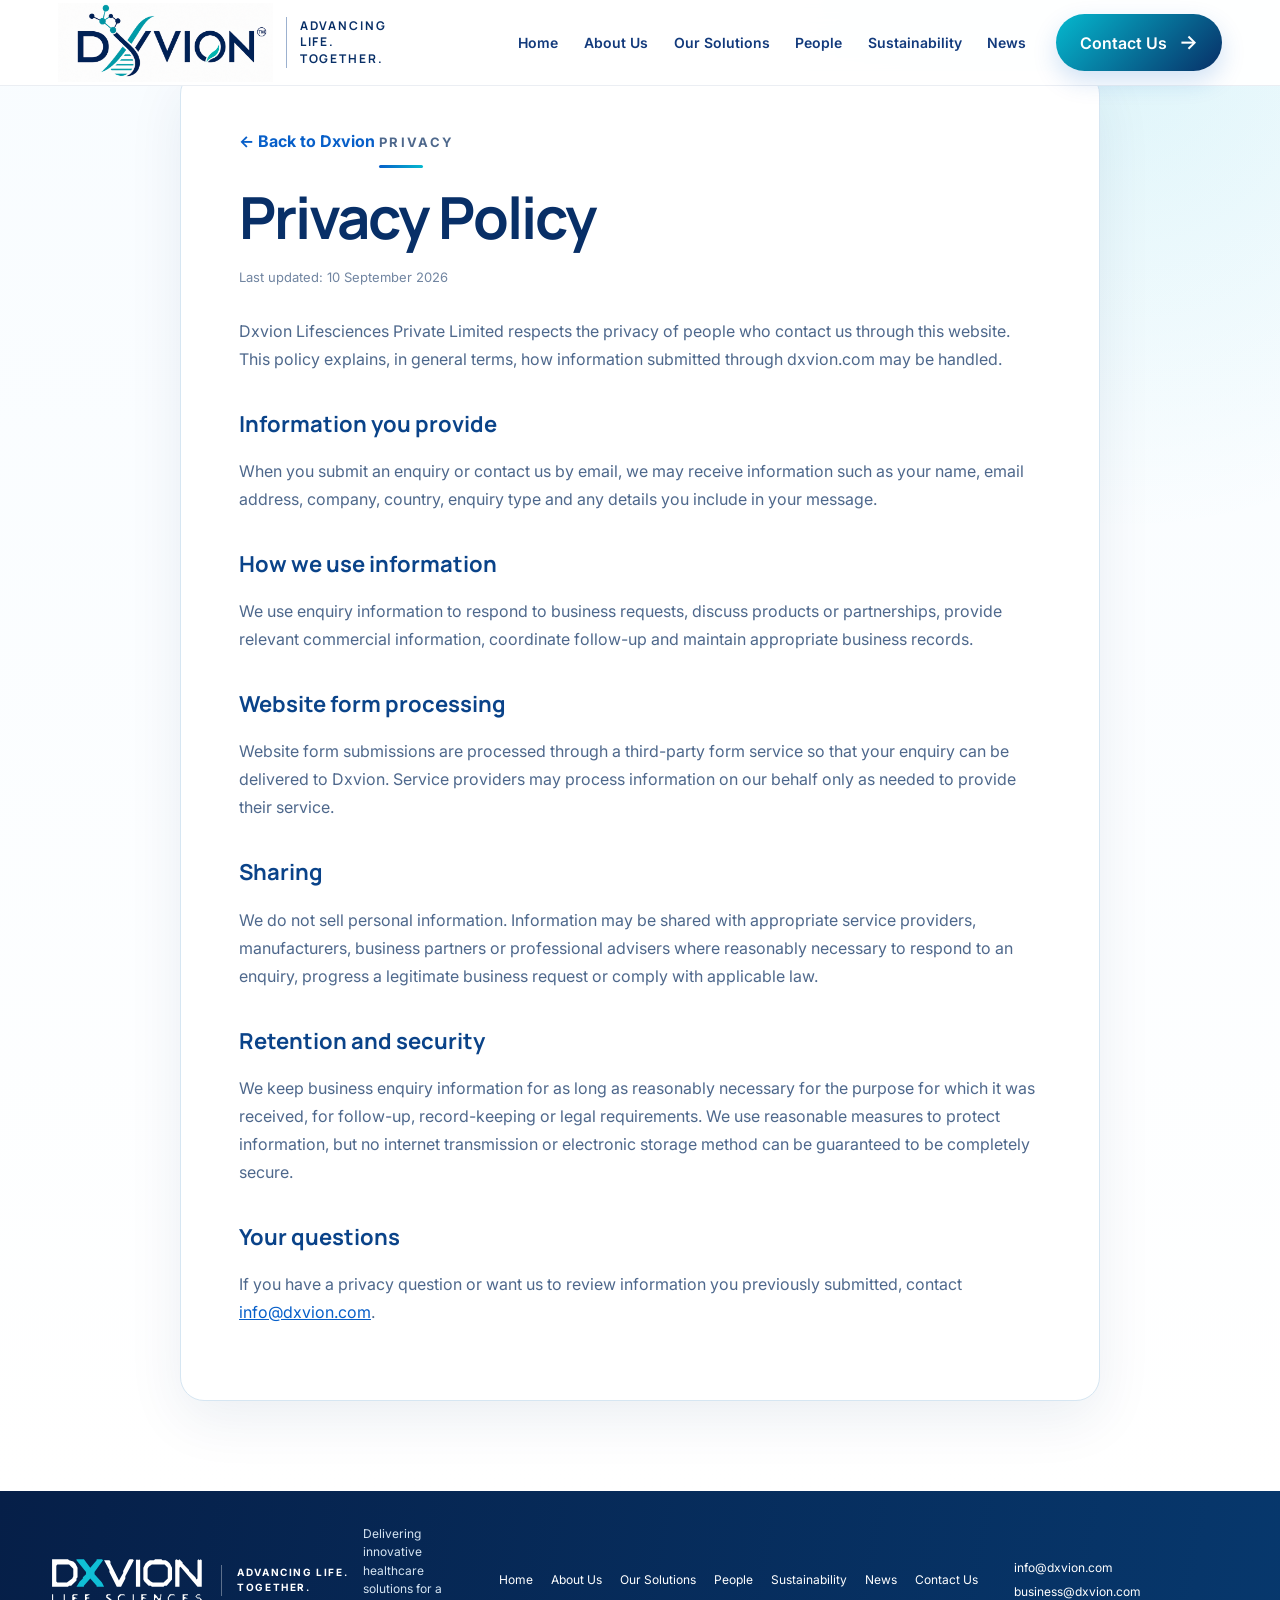
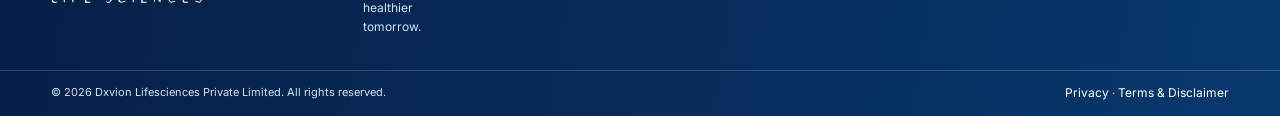
<file: privacy.html>
<!DOCTYPE html>
<html lang="en">
<head>
<meta charset="UTF-8">
<meta name="viewport" content="width=device-width, initial-scale=1.0">
<title>Privacy Policy | Dxvion Lifesciences</title>
<meta name="description" content="Privacy policy for Dxvion Lifesciences Private Limited.">
<meta name="robots" content="index,follow">
<meta name="theme-color" content="#082f67">
<link rel="canonical" href="https://dxvion.com/privacy.html">
<link rel="icon" href="images/logo.png">
<link rel="preconnect" href="https://fonts.googleapis.com">
<link rel="preconnect" href="https://fonts.gstatic.com" crossorigin>
<link href="https://fonts.googleapis.com/css2?family=Inter:wght@300;400;500;600;700;800&family=Manrope:wght@500;600;700;800&display=swap" rel="stylesheet">
<link rel="stylesheet" href="https://cdnjs.cloudflare.com/ajax/libs/font-awesome/6.7.2/css/all.min.css">
<script>document.documentElement.classList.add('js');</script>
<link rel="stylesheet" href="css/director-refresh.css">
<link rel="stylesheet" href="css/polish.css">
</head>
<body>
<a class="skip-link" href="#main-content">Skip to main content</a>
<header class="site-header">
  <a class="brand" href="index.html" aria-label="Dxvion Lifesciences home"><img src="images/logo.png" alt="Dxvion Lifesciences"><span class="brand-line" aria-hidden="true"></span><span class="brand-tag">ADVANCING<br>LIFE.<br>TOGETHER.</span></a>
  <button class="menu-toggle" type="button" aria-label="Open navigation" aria-expanded="false" aria-controls="primary-nav"><i class="fa-solid fa-bars"></i></button>
  <nav id="primary-nav" aria-label="Primary navigation"><a href="index.html#home">Home</a><a href="index.html#about">About Us</a><a href="index.html#solutions">Our Solutions</a><a href="index.html#people">People</a><a href="index.html#sustainability">Sustainability</a><a href="index.html#news">News</a></nav>
  <a href="index.html#contact" class="header-cta">Contact Us <span aria-hidden="true">→</span></a>
</header>
<main id="main-content" class="legal-main">
  <article class="legal-card">
    <a class="back-link" href="index.html">← Back to Dxvion</a>
    <p class="eyebrow">PRIVACY</p>
    <h1>Privacy Policy</h1>
    <p class="legal-meta">Last updated: 10 September 2026</p>
    <p>Dxvion Lifesciences Private Limited respects the privacy of people who contact us through this website. This policy explains, in general terms, how information submitted through dxvion.com may be handled.</p>
    <h2>Information you provide</h2>
    <p>When you submit an enquiry or contact us by email, we may receive information such as your name, email address, company, country, enquiry type and any details you include in your message.</p>
    <h2>How we use information</h2>
    <p>We use enquiry information to respond to business requests, discuss products or partnerships, provide relevant commercial information, coordinate follow-up and maintain appropriate business records.</p>
    <h2>Website form processing</h2>
    <p>Website form submissions are processed through a third-party form service so that your enquiry can be delivered to Dxvion. Service providers may process information on our behalf only as needed to provide their service.</p>
    <h2>Sharing</h2>
    <p>We do not sell personal information. Information may be shared with appropriate service providers, manufacturers, business partners or professional advisers where reasonably necessary to respond to an enquiry, progress a legitimate business request or comply with applicable law.</p>
    <h2>Retention and security</h2>
    <p>We keep business enquiry information for as long as reasonably necessary for the purpose for which it was received, for follow-up, record-keeping or legal requirements. We use reasonable measures to protect information, but no internet transmission or electronic storage method can be guaranteed to be completely secure.</p>
    <h2>Your questions</h2>
    <p>If you have a privacy question or want us to review information you previously submitted, contact <a href="mailto:info@dxvion.com">info@dxvion.com</a>.</p>
  </article>
</main>
<footer class="site-footer">
  <div class="footer-main"><div class="footer-brand"><img src="images/logo.png" alt="Dxvion Lifesciences"><p>ADVANCING LIFE.<br>TOGETHER.</p><span>Delivering innovative healthcare solutions for a healthier tomorrow.</span></div><div class="footer-links"><a href="index.html#home">Home</a><a href="index.html#about">About Us</a><a href="index.html#solutions">Our Solutions</a><a href="index.html#people">People</a><a href="index.html#sustainability">Sustainability</a><a href="index.html#news">News</a><a href="index.html#contact">Contact Us</a></div><div class="footer-contact"><a href="mailto:info@dxvion.com">info@dxvion.com</a><a href="mailto:business@dxvion.com">business@dxvion.com</a></div></div>
  <div class="footer-bottom"><span>© 2026 Dxvion Lifesciences Private Limited. All rights reserved.</span><span><a href="privacy.html">Privacy</a> · <a href="terms.html">Terms &amp; Disclaimer</a></span></div>
</footer>
<script src="js/script.js" defer></script>
</body>
</html>
</file>
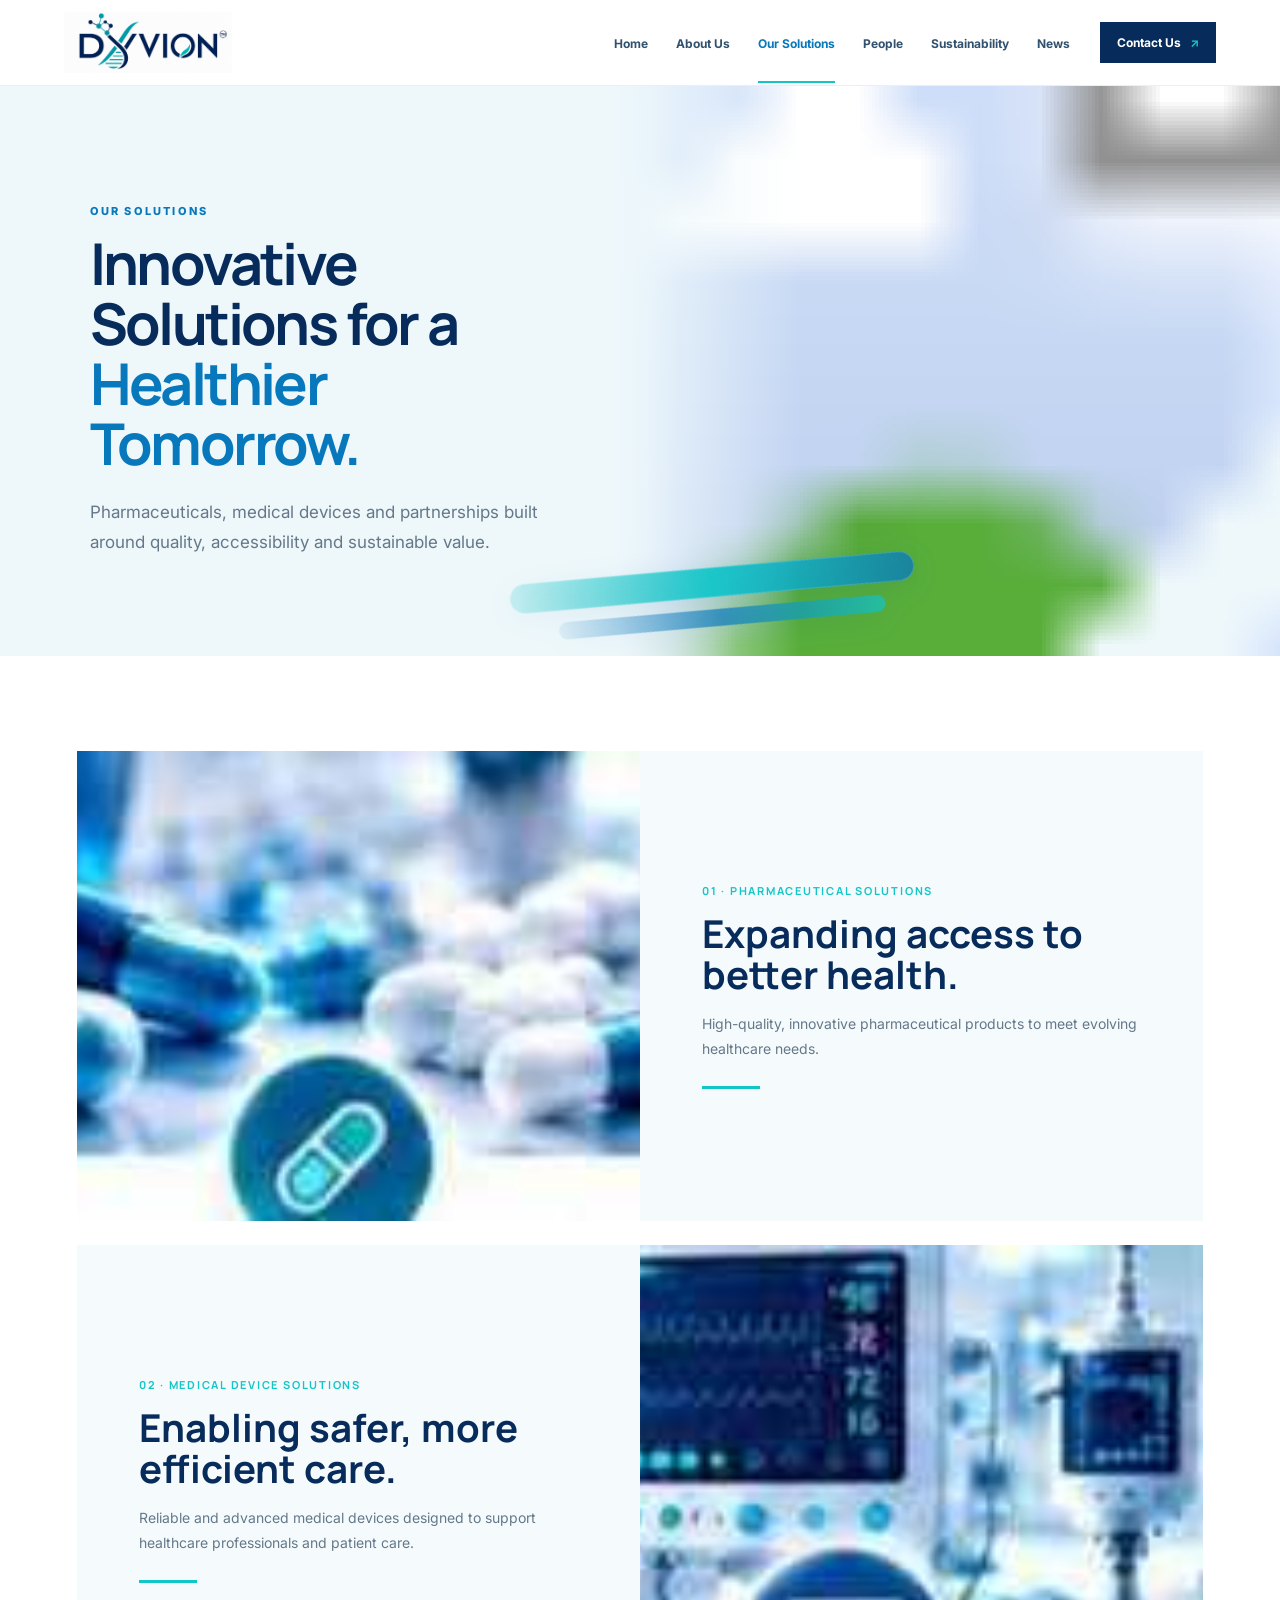
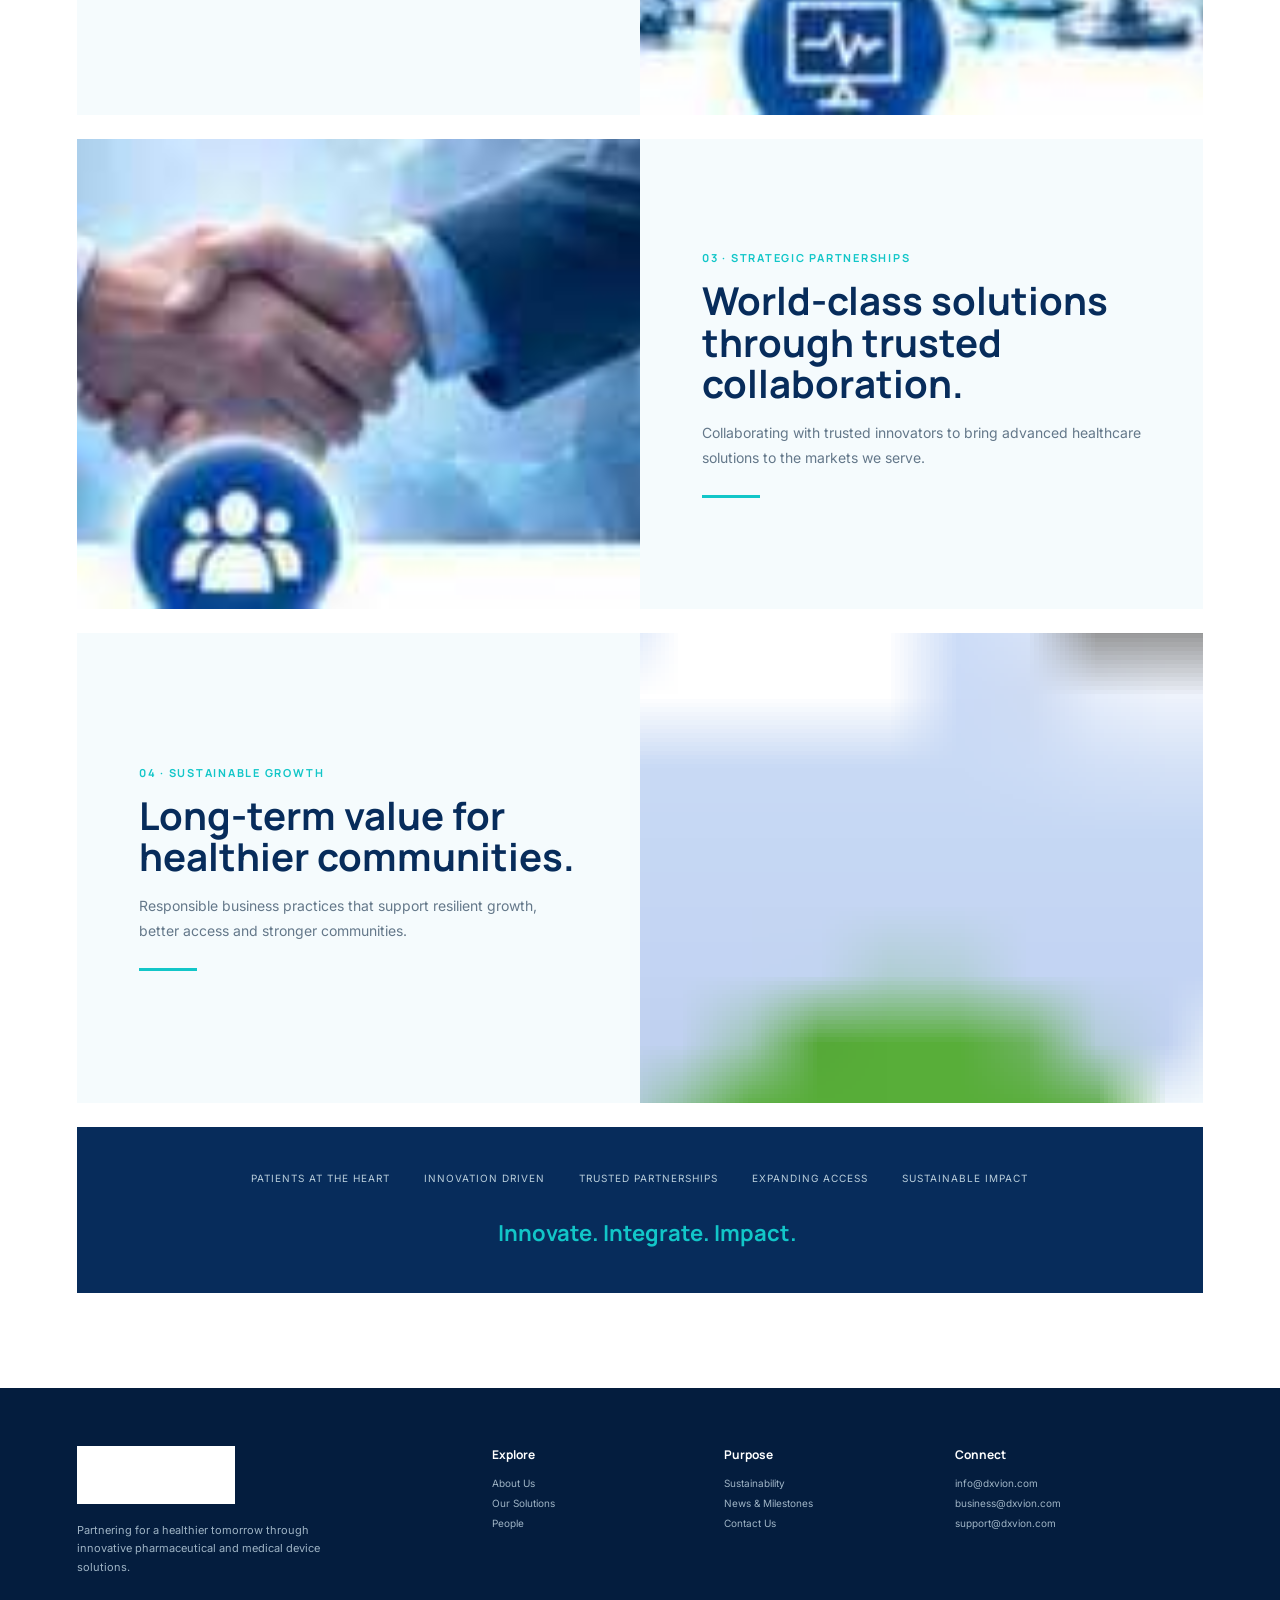
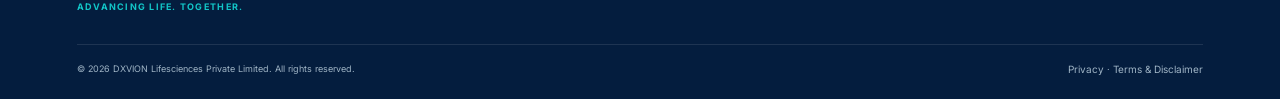
<file: solutions.html>
<!doctype html><html lang="en"><head><meta charset="utf-8"><meta name="viewport" content="width=device-width,initial-scale=1"><title>Our Solutions | Dxvion Lifesciences</title><meta name="description" content="Dxvion pharmaceutical, medical device, partnership and sustainable growth solutions."><link rel="canonical" href="https://dxvion.com/solutions.html"><link rel="icon" href="images/logo.png"><link rel="preconnect" href="https://fonts.googleapis.com"><link rel="preconnect" href="https://fonts.gstatic.com" crossorigin><link href="https://fonts.googleapis.com/css2?family=Inter:wght@400;500;600;700&family=Manrope:wght@500;600;700;800&display=swap" rel="stylesheet"><link rel="stylesheet" href="https://cdnjs.cloudflare.com/ajax/libs/font-awesome/6.7.2/css/all.min.css"><link rel="stylesheet" href="css/style.css"></head><body><header class="site-header"><a class="brand" href="index.html"><img src="images/logo.png" alt="Dxvion Lifesciences"></a><nav aria-label="Primary"><a href="index.html" class="">Home</a><a href="about.html" class="">About Us</a><a href="solutions.html" class="active">Our Solutions</a><a href="people.html" class="">People</a><a href="sustainability.html" class="">Sustainability</a><a href="news.html" class="">News</a></nav><a class="header-cta" href="contact.html">Contact Us <span>↗</span></a><button class="menu-toggle" aria-label="Open navigation" aria-expanded="false"><i class="fa-solid fa-bars"></i></button></header><main><section class="page-hero"><div class="page-copy"><p class="kicker">OUR SOLUTIONS</p><h1 class="title">Innovative Solutions for a<br><em>Healthier Tomorrow.</em></h1><p class="lead">Pharmaceuticals, medical devices and partnerships built around quality, accessibility and sustainable value.</p></div><div class="page-image"><img src="images/site/hero-visual.svg" alt="Dxvion healthcare solutions"><div class="ribbon"></div></div></section><section class="solutions-page"><div class="wrap"><article class="solution-story" id="pharma"><div class="solution-image"><img src="images/site/solution-pharma.svg" alt="Pharmaceutical solutions"></div><div class="solution-copy"><span class="num">01 · PHARMACEUTICAL SOLUTIONS</span><h2>Expanding access to better health.</h2><p>High-quality, innovative pharmaceutical products to meet evolving healthcare needs.</p><div class="accent"></div></div></article><article class="solution-story" id="devices"><div class="solution-image"><img src="images/site/solution-device.svg" alt="Medical devices"></div><div class="solution-copy"><span class="num">02 · MEDICAL DEVICE SOLUTIONS</span><h2>Enabling safer, more efficient care.</h2><p>Reliable and advanced medical devices designed to support healthcare professionals and patient care.</p><div class="accent"></div></div></article><article class="solution-story" id="partnerships"><div class="solution-image"><img src="images/site/solution-partnership.svg" alt="Strategic healthcare partnerships"></div><div class="solution-copy"><span class="num">03 · STRATEGIC PARTNERSHIPS</span><h2>World-class solutions through trusted collaboration.</h2><p>Collaborating with trusted innovators to bring advanced healthcare solutions to the markets we serve.</p><div class="accent"></div></div></article><article class="solution-story" id="growth"><div class="solution-image"><img src="images/site/solution-growth.svg" alt="Sustainable healthcare growth"></div><div class="solution-copy"><span class="num">04 · SUSTAINABLE GROWTH</span><h2>Long-term value for healthier communities.</h2><p>Responsible business practices that support resilient growth, better access and stronger communities.</p><div class="accent"></div></div></article><div class="impact-band"><span>Patients at the Heart</span><span>Innovation Driven</span><span>Trusted Partnerships</span><span>Expanding Access</span><span>Sustainable Impact</span><strong>Innovate. Integrate. Impact.</strong></div></div></section></main><footer><div class="footer-grid"><div><img src="images/logo.png" alt="Dxvion Lifesciences"><p>Partnering for a healthier tomorrow through innovative pharmaceutical and medical device solutions.</p><strong>ADVANCING LIFE. TOGETHER.</strong></div><div><h4>Explore</h4><a href="about.html">About Us</a><a href="solutions.html">Our Solutions</a><a href="people.html">People</a></div><div><h4>Purpose</h4><a href="sustainability.html">Sustainability</a><a href="news.html">News &amp; Milestones</a><a href="contact.html">Contact Us</a></div><div><h4>Connect</h4><a href="mailto:info@dxvion.com">info@dxvion.com</a><a href="mailto:business@dxvion.com">business@dxvion.com</a><a href="mailto:support@dxvion.com">support@dxvion.com</a></div></div><div class="footer-bottom"><span>© 2026 DXVION Lifesciences Private Limited. All rights reserved.</span><span><a href="privacy.html">Privacy</a> · <a href="terms.html">Terms &amp; Disclaimer</a></span></div></footer><script src="js/script.js"></script></body></html>
</file>
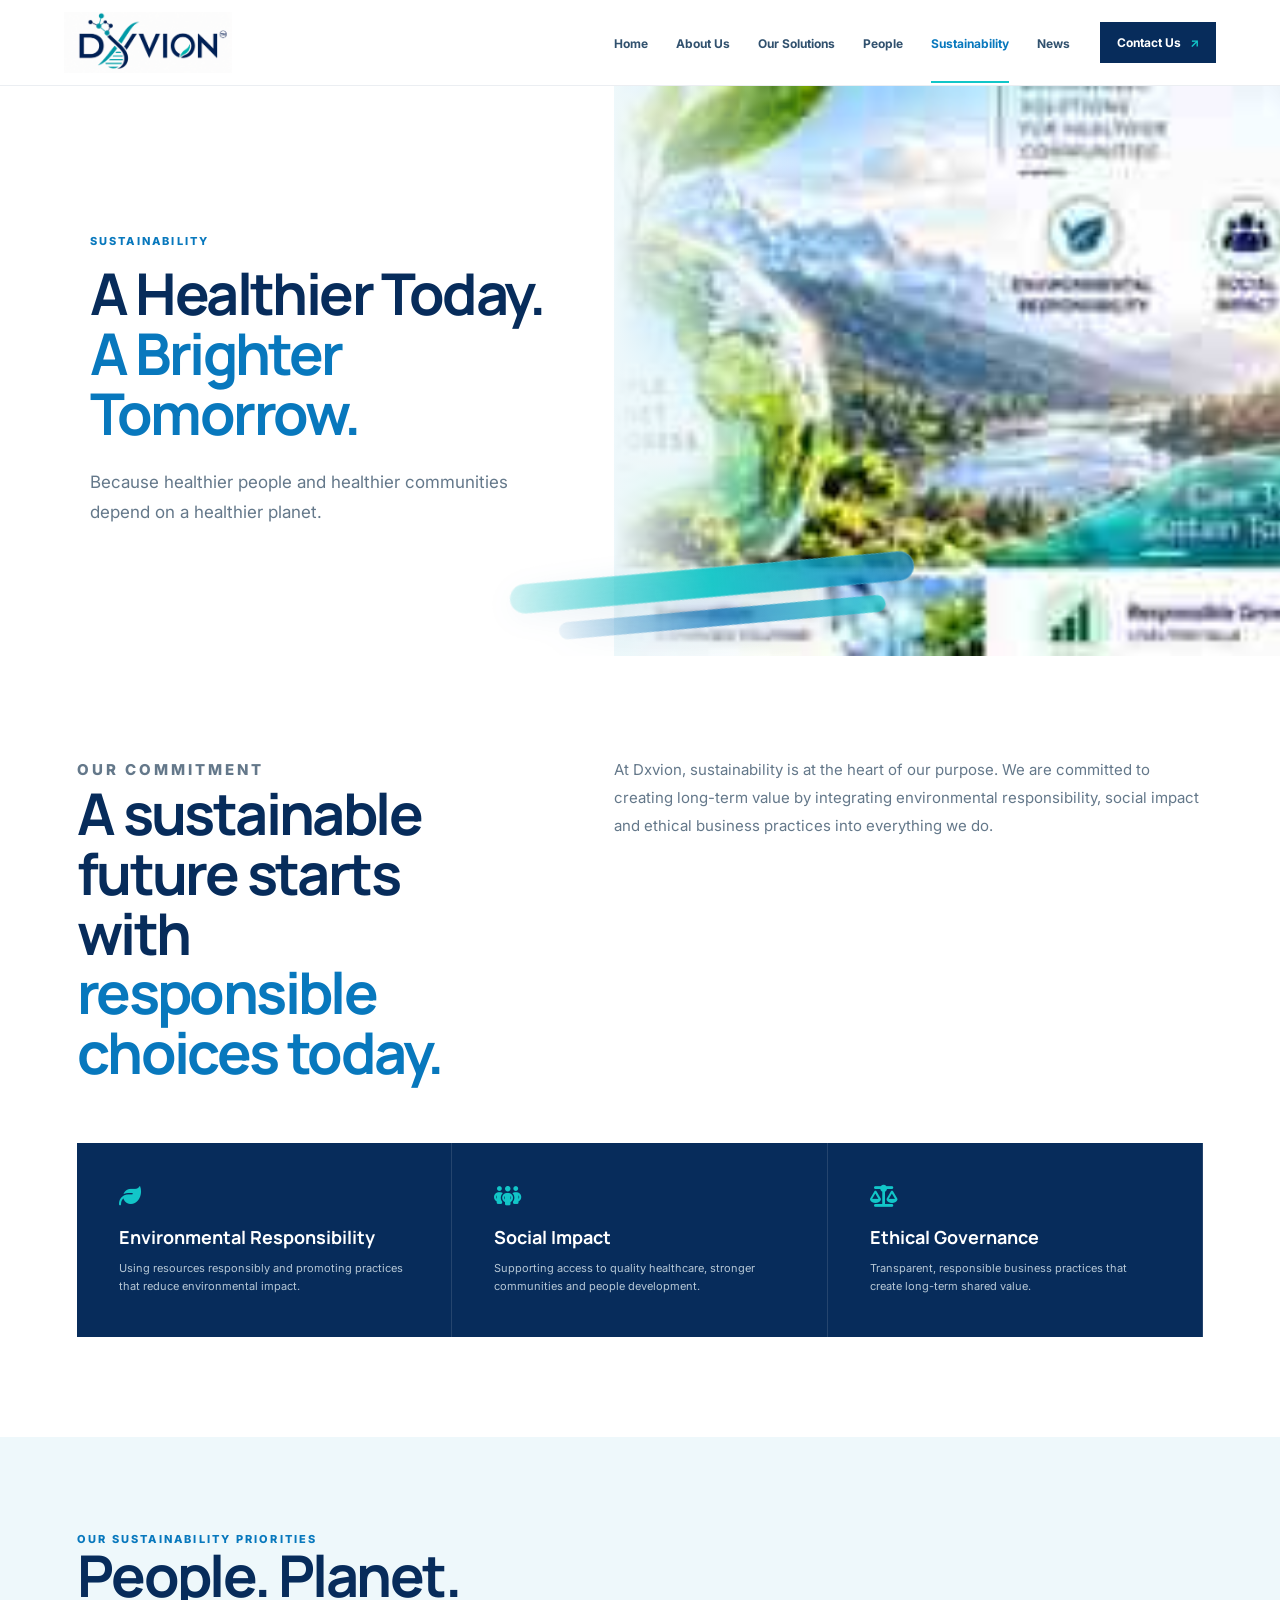
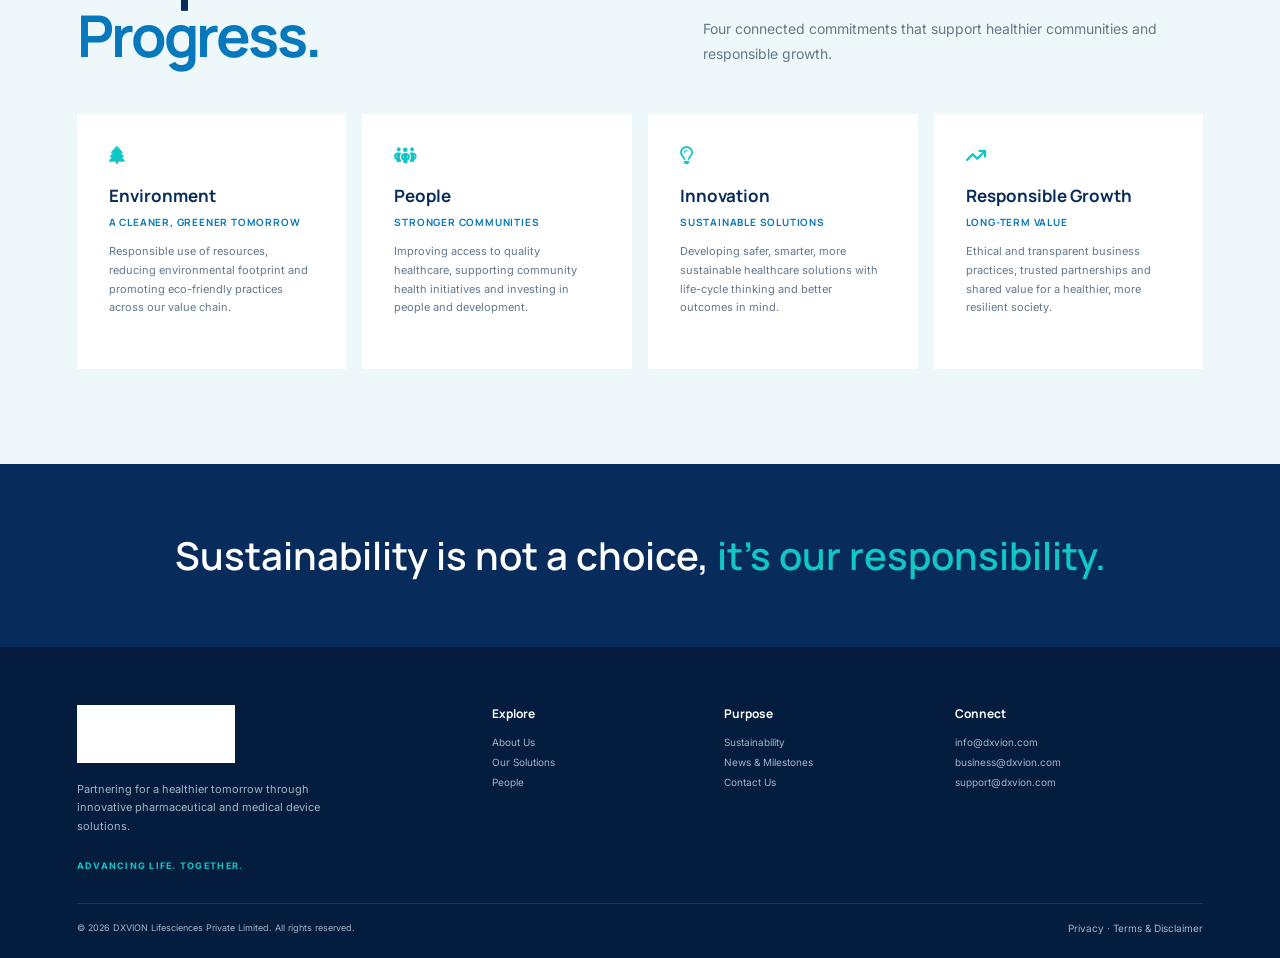
<file: sustainability.html>
<!doctype html><html lang="en"><head><meta charset="utf-8"><meta name="viewport" content="width=device-width,initial-scale=1"><title>Sustainability | Dxvion Lifesciences</title><meta name="description" content="Dxvion sustainability commitments across environment, people, innovation and responsible growth."><link rel="canonical" href="https://dxvion.com/sustainability.html"><link rel="icon" href="images/logo.png"><link rel="preconnect" href="https://fonts.googleapis.com"><link rel="preconnect" href="https://fonts.gstatic.com" crossorigin><link href="https://fonts.googleapis.com/css2?family=Inter:wght@400;500;600;700&family=Manrope:wght@500;600;700;800&display=swap" rel="stylesheet"><link rel="stylesheet" href="https://cdnjs.cloudflare.com/ajax/libs/font-awesome/6.7.2/css/all.min.css"><link rel="stylesheet" href="css/style.css"></head><body><header class="site-header"><a class="brand" href="index.html"><img src="images/logo.png" alt="Dxvion Lifesciences"></a><nav aria-label="Primary"><a href="index.html" class="">Home</a><a href="about.html" class="">About Us</a><a href="solutions.html" class="">Our Solutions</a><a href="people.html" class="">People</a><a href="sustainability.html" class="active">Sustainability</a><a href="news.html" class="">News</a></nav><a class="header-cta" href="contact.html">Contact Us <span>↗</span></a><button class="menu-toggle" aria-label="Open navigation" aria-expanded="false"><i class="fa-solid fa-bars"></i></button></header><main><section class="page-hero sus-page"><div class="page-copy"><p class="kicker">SUSTAINABILITY</p><h1 class="title">A Healthier Today.<br><em>A Brighter Tomorrow.</em></h1><p class="lead">Because healthier people and healthier communities depend on a healthier planet.</p></div><div class="page-image"><img src="images/site/sustainability-visual.svg" alt="Sustainability and healthier communities"><div class="ribbon"></div></div></section><section class="sustain-intro"><div class="wrap"><div class="intro-grid"><div><p class="kicker">OUR COMMITMENT</p><h2 class="title">A sustainable future starts with<br><em>responsible choices today.</em></h2></div><div><p>At Dxvion, sustainability is at the heart of our purpose. We are committed to creating long-term value by integrating environmental responsibility, social impact and ethical business practices into everything we do.</p></div></div><div class="sustain-pillars"><div><i class="fa-solid fa-leaf"></i><h3>Environmental Responsibility</h3><p>Using resources responsibly and promoting practices that reduce environmental impact.</p></div><div><i class="fa-solid fa-people-group"></i><h3>Social Impact</h3><p>Supporting access to quality healthcare, stronger communities and people development.</p></div><div><i class="fa-solid fa-scale-balanced"></i><h3>Ethical Governance</h3><p>Transparent, responsible business practices that create long-term shared value.</p></div></div></div></section><section class="commitments"><div class="wrap"><div class="section-head"><div><p class="kicker">OUR SUSTAINABILITY PRIORITIES</p><h2 class="title">People. Planet.<br><em>Progress.</em></h2></div><p class="lead">Four connected commitments that support healthier communities and responsible growth.</p></div><div class="commitment-grid"><article><i class="fa-solid fa-tree"></i><h3>Environment</h3><h4>A Cleaner, Greener Tomorrow</h4><p>Responsible use of resources, reducing environmental footprint and promoting eco-friendly practices across our value chain.</p></article><article><i class="fa-solid fa-people-group"></i><h3>People</h3><h4>Stronger Communities</h4><p>Improving access to quality healthcare, supporting community health initiatives and investing in people and development.</p></article><article><i class="fa-regular fa-lightbulb"></i><h3>Innovation</h3><h4>Sustainable Solutions</h4><p>Developing safer, smarter, more sustainable healthcare solutions with life-cycle thinking and better outcomes in mind.</p></article><article><i class="fa-solid fa-arrow-trend-up"></i><h3>Responsible Growth</h3><h4>Long-Term Value</h4><p>Ethical and transparent business practices, trusted partnerships and shared value for a healthier, more resilient society.</p></article></div></div></section><div class="sustain-quote">Sustainability is not a choice, <em>it’s our responsibility.</em></div></main><footer><div class="footer-grid"><div><img src="images/logo.png" alt="Dxvion Lifesciences"><p>Partnering for a healthier tomorrow through innovative pharmaceutical and medical device solutions.</p><strong>ADVANCING LIFE. TOGETHER.</strong></div><div><h4>Explore</h4><a href="about.html">About Us</a><a href="solutions.html">Our Solutions</a><a href="people.html">People</a></div><div><h4>Purpose</h4><a href="sustainability.html">Sustainability</a><a href="news.html">News &amp; Milestones</a><a href="contact.html">Contact Us</a></div><div><h4>Connect</h4><a href="mailto:info@dxvion.com">info@dxvion.com</a><a href="mailto:business@dxvion.com">business@dxvion.com</a><a href="mailto:support@dxvion.com">support@dxvion.com</a></div></div><div class="footer-bottom"><span>© 2026 DXVION Lifesciences Private Limited. All rights reserved.</span><span><a href="privacy.html">Privacy</a> · <a href="terms.html">Terms &amp; Disclaimer</a></span></div></footer><script src="js/script.js"></script></body></html>
</file>
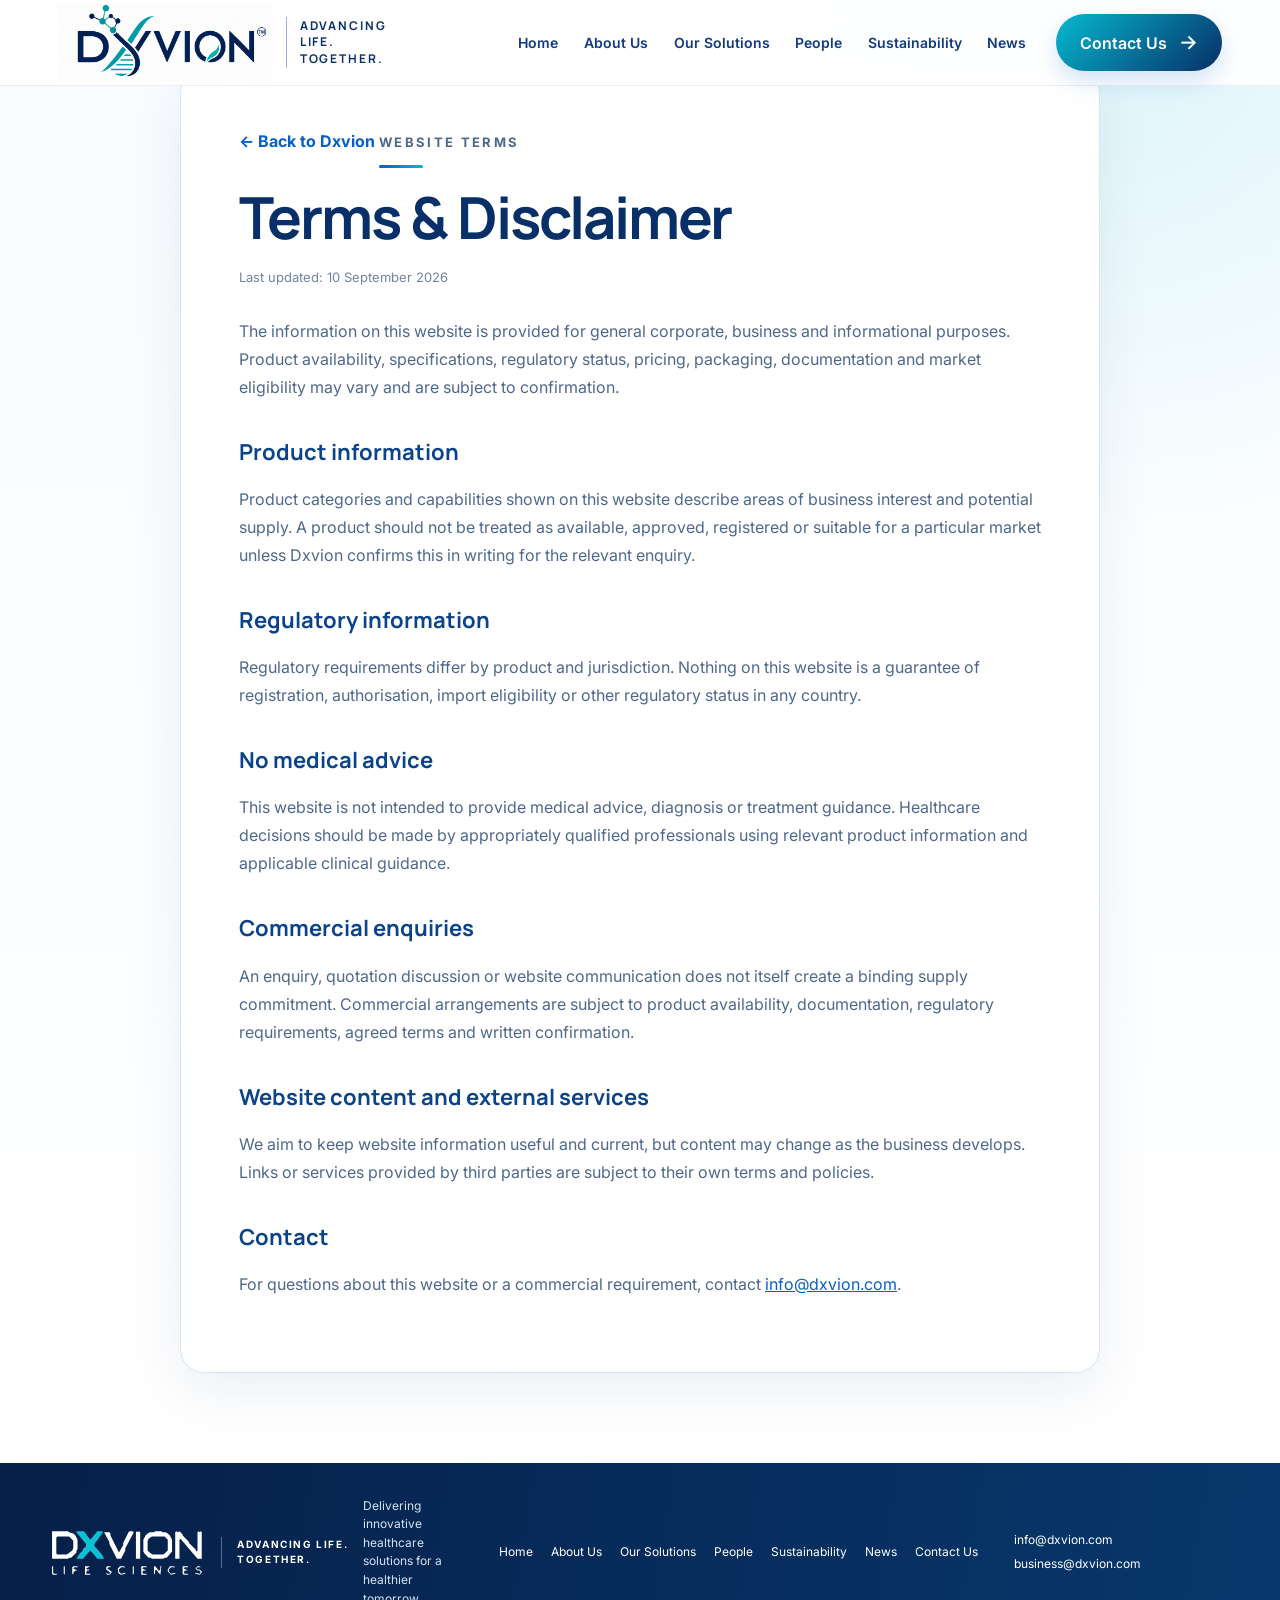
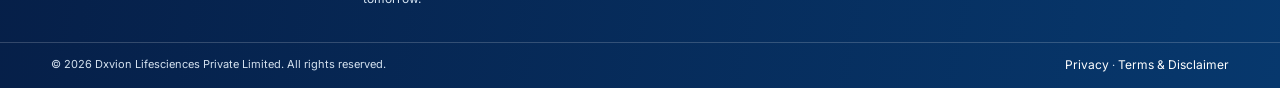
<file: terms.html>
<!DOCTYPE html>
<html lang="en">
<head>
<meta charset="UTF-8">
<meta name="viewport" content="width=device-width, initial-scale=1.0">
<title>Terms &amp; Disclaimer | Dxvion Lifesciences</title>
<meta name="description" content="Website terms and disclaimer for Dxvion Lifesciences Private Limited.">
<meta name="robots" content="index,follow">
<meta name="theme-color" content="#082f67">
<link rel="canonical" href="https://dxvion.com/terms.html">
<link rel="icon" href="images/logo.png">
<link rel="preconnect" href="https://fonts.googleapis.com">
<link rel="preconnect" href="https://fonts.gstatic.com" crossorigin>
<link href="https://fonts.googleapis.com/css2?family=Inter:wght@300;400;500;600;700;800&family=Manrope:wght@500;600;700;800&display=swap" rel="stylesheet">
<link rel="stylesheet" href="https://cdnjs.cloudflare.com/ajax/libs/font-awesome/6.7.2/css/all.min.css">
<script>document.documentElement.classList.add('js');</script>
<link rel="stylesheet" href="css/director-refresh.css">
<link rel="stylesheet" href="css/polish.css">
</head>
<body>
<a class="skip-link" href="#main-content">Skip to main content</a>
<header class="site-header">
  <a class="brand" href="index.html" aria-label="Dxvion Lifesciences home"><img src="images/logo.png" alt="Dxvion Lifesciences"><span class="brand-line" aria-hidden="true"></span><span class="brand-tag">ADVANCING<br>LIFE.<br>TOGETHER.</span></a>
  <button class="menu-toggle" type="button" aria-label="Open navigation" aria-expanded="false" aria-controls="primary-nav"><i class="fa-solid fa-bars"></i></button>
  <nav id="primary-nav" aria-label="Primary navigation"><a href="index.html#home">Home</a><a href="index.html#about">About Us</a><a href="index.html#solutions">Our Solutions</a><a href="index.html#people">People</a><a href="index.html#sustainability">Sustainability</a><a href="index.html#news">News</a></nav>
  <a href="index.html#contact" class="header-cta">Contact Us <span aria-hidden="true">→</span></a>
</header>
<main id="main-content" class="legal-main">
  <article class="legal-card">
    <a class="back-link" href="index.html">← Back to Dxvion</a>
    <p class="eyebrow">WEBSITE TERMS</p>
    <h1>Terms &amp; Disclaimer</h1>
    <p class="legal-meta">Last updated: 10 September 2026</p>
    <p>The information on this website is provided for general corporate, business and informational purposes. Product availability, specifications, regulatory status, pricing, packaging, documentation and market eligibility may vary and are subject to confirmation.</p>
    <h2>Product information</h2>
    <p>Product categories and capabilities shown on this website describe areas of business interest and potential supply. A product should not be treated as available, approved, registered or suitable for a particular market unless Dxvion confirms this in writing for the relevant enquiry.</p>
    <h2>Regulatory information</h2>
    <p>Regulatory requirements differ by product and jurisdiction. Nothing on this website is a guarantee of registration, authorisation, import eligibility or other regulatory status in any country.</p>
    <h2>No medical advice</h2>
    <p>This website is not intended to provide medical advice, diagnosis or treatment guidance. Healthcare decisions should be made by appropriately qualified professionals using relevant product information and applicable clinical guidance.</p>
    <h2>Commercial enquiries</h2>
    <p>An enquiry, quotation discussion or website communication does not itself create a binding supply commitment. Commercial arrangements are subject to product availability, documentation, regulatory requirements, agreed terms and written confirmation.</p>
    <h2>Website content and external services</h2>
    <p>We aim to keep website information useful and current, but content may change as the business develops. Links or services provided by third parties are subject to their own terms and policies.</p>
    <h2>Contact</h2>
    <p>For questions about this website or a commercial requirement, contact <a href="mailto:info@dxvion.com">info@dxvion.com</a>.</p>
  </article>
</main>
<footer class="site-footer">
  <div class="footer-main"><div class="footer-brand"><img src="images/logo.png" alt="Dxvion Lifesciences"><p>ADVANCING LIFE.<br>TOGETHER.</p><span>Delivering innovative healthcare solutions for a healthier tomorrow.</span></div><div class="footer-links"><a href="index.html#home">Home</a><a href="index.html#about">About Us</a><a href="index.html#solutions">Our Solutions</a><a href="index.html#people">People</a><a href="index.html#sustainability">Sustainability</a><a href="index.html#news">News</a><a href="index.html#contact">Contact Us</a></div><div class="footer-contact"><a href="mailto:info@dxvion.com">info@dxvion.com</a><a href="mailto:business@dxvion.com">business@dxvion.com</a></div></div>
  <div class="footer-bottom"><span>© 2026 Dxvion Lifesciences Private Limited. All rights reserved.</span><span><a href="privacy.html">Privacy</a> · <a href="terms.html">Terms &amp; Disclaimer</a></span></div>
</footer>
<script src="js/script.js" defer></script>
</body>
</html>
</file>
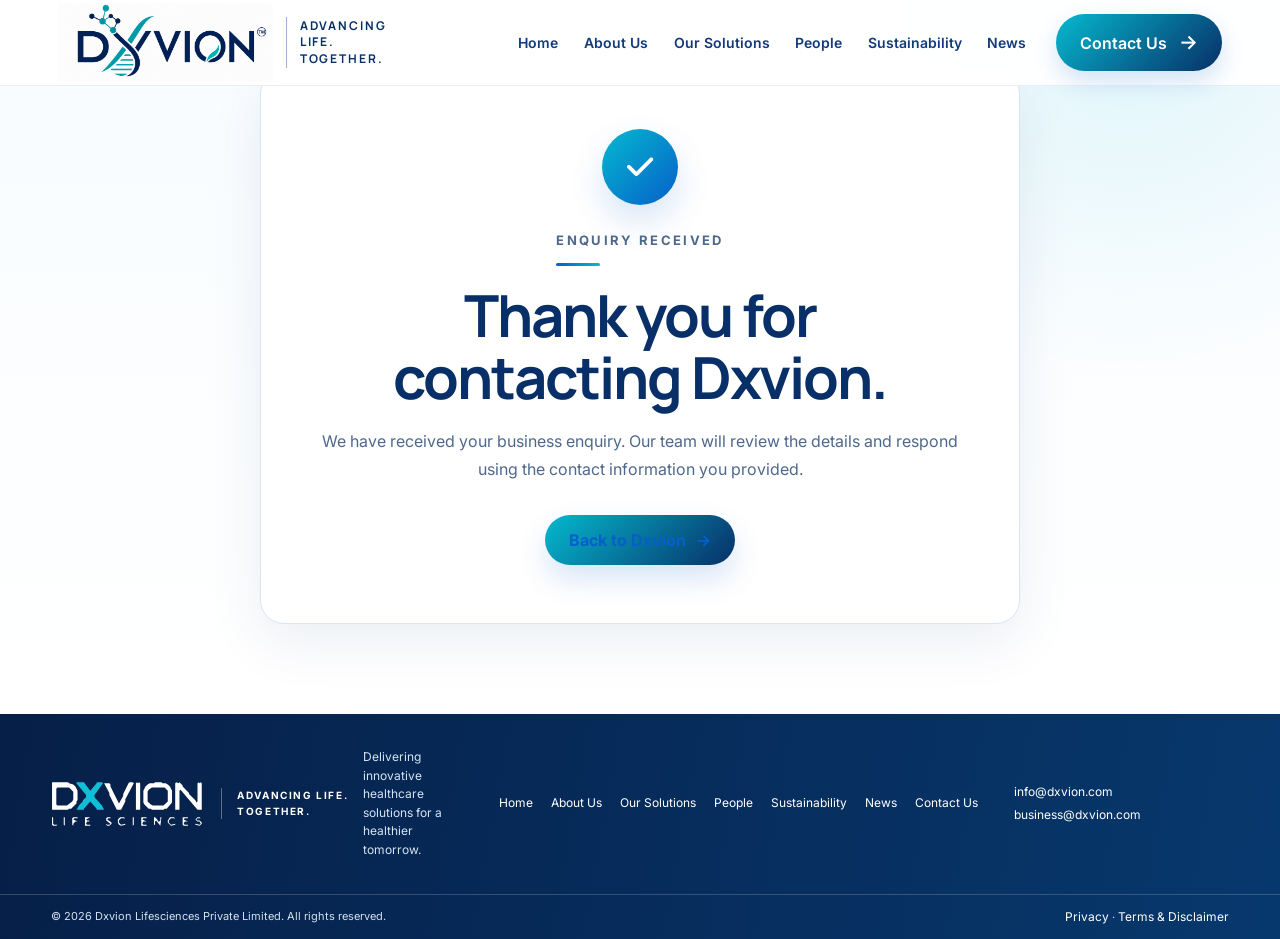
<file: thank-you.html>
<!DOCTYPE html>
<html lang="en">
<head>
<meta charset="UTF-8">
<meta name="viewport" content="width=device-width, initial-scale=1.0">
<title>Thank You | Dxvion Lifesciences</title>
<meta name="description" content="Thank you for contacting Dxvion Lifesciences.">
<meta name="robots" content="noindex,nofollow">
<meta name="theme-color" content="#082f67">
<link rel="icon" href="images/logo.png">
<link rel="preconnect" href="https://fonts.googleapis.com">
<link rel="preconnect" href="https://fonts.gstatic.com" crossorigin>
<link href="https://fonts.googleapis.com/css2?family=Inter:wght@300;400;500;600;700;800&family=Manrope:wght@500;600;700;800&display=swap" rel="stylesheet">
<link rel="stylesheet" href="https://cdnjs.cloudflare.com/ajax/libs/font-awesome/6.7.2/css/all.min.css">
<script>document.documentElement.classList.add('js');</script>
<link rel="stylesheet" href="css/director-refresh.css">
<link rel="stylesheet" href="css/polish.css">
</head>
<body>
<a class="skip-link" href="#main-content">Skip to main content</a>
<header class="site-header">
  <a class="brand" href="index.html" aria-label="Dxvion Lifesciences home"><img src="images/logo.png" alt="Dxvion Lifesciences"><span class="brand-line" aria-hidden="true"></span><span class="brand-tag">ADVANCING<br>LIFE.<br>TOGETHER.</span></a>
  <button class="menu-toggle" type="button" aria-label="Open navigation" aria-expanded="false" aria-controls="primary-nav"><i class="fa-solid fa-bars"></i></button>
  <nav id="primary-nav" aria-label="Primary navigation"><a href="index.html#home">Home</a><a href="index.html#about">About Us</a><a href="index.html#solutions">Our Solutions</a><a href="index.html#people">People</a><a href="index.html#sustainability">Sustainability</a><a href="index.html#news">News</a></nav>
  <a href="index.html#contact" class="header-cta">Contact Us <span aria-hidden="true">→</span></a>
</header>
<main id="main-content" class="utility-main">
  <section class="utility-card">
    <div class="utility-icon" aria-hidden="true"><i class="fa-solid fa-check"></i></div>
    <p class="eyebrow">ENQUIRY RECEIVED</p>
    <h1>Thank you for contacting Dxvion.</h1>
    <p>We have received your business enquiry. Our team will review the details and respond using the contact information you provided.</p>
    <a href="index.html" class="btn-primary">Back to Dxvion <span aria-hidden="true">→</span></a>
  </section>
</main>
<footer class="site-footer">
  <div class="footer-main"><div class="footer-brand"><img src="images/logo.png" alt="Dxvion Lifesciences"><p>ADVANCING LIFE.<br>TOGETHER.</p><span>Delivering innovative healthcare solutions for a healthier tomorrow.</span></div><div class="footer-links"><a href="index.html#home">Home</a><a href="index.html#about">About Us</a><a href="index.html#solutions">Our Solutions</a><a href="index.html#people">People</a><a href="index.html#sustainability">Sustainability</a><a href="index.html#news">News</a><a href="index.html#contact">Contact Us</a></div><div class="footer-contact"><a href="mailto:info@dxvion.com">info@dxvion.com</a><a href="mailto:business@dxvion.com">business@dxvion.com</a></div></div>
  <div class="footer-bottom"><span>© 2026 Dxvion Lifesciences Private Limited. All rights reserved.</span><span><a href="privacy.html">Privacy</a> · <a href="terms.html">Terms &amp; Disclaimer</a></span></div>
</footer>
<script src="js/script.js" defer></script>
</body>
</html>
</file>
<file: css/director-refresh.css>
/* Dxvion director-input refresh — 10 Sep 2026
   Rebuilds the public homepage around the director's visual language
   while keeping the site responsive, functional and factual. */

:root{
  --navy:#082f67;
  --navy-2:#061f48;
  --blue:#075fc9;
  --cyan:#05b9cf;
  --teal:#0387aa;
  --ink:#102a56;
  --muted:#58729b;
  --line:#d7e5f4;
  --ice:#f5faff;
  --white:#fff;
  --green:#36a968;
  --shadow:0 22px 60px rgba(8,47,103,.12);
}

*{box-sizing:border-box}
html{scroll-behavior:smooth;scroll-padding-top:86px}
body{
  margin:0;
  font-family:"Inter",Arial,sans-serif;
  color:var(--ink);
  background:#fff;
  line-height:1.55;
  overflow-x:hidden;
}
img{display:block;max-width:100%}
a{color:inherit}
button,input,textarea,select{font:inherit}

.site-header{
  position:fixed;
  inset:0 0 auto 0;
  height:86px;
  z-index:1000;
  display:flex;
  align-items:center;
  gap:30px;
  padding:0 clamp(22px,4.5vw,76px);
  background:rgba(255,255,255,.94);
  border-bottom:1px solid rgba(8,47,103,.08);
  backdrop-filter:blur(16px);
  transition:.25s ease;
}
.site-header.scrolled{box-shadow:0 10px 35px rgba(8,47,103,.08)}

.brand{
  display:flex;
  align-items:center;
  gap:13px;
  min-width:310px;
  text-decoration:none;
}
.brand img{width:215px;height:auto}
.brand-line{width:1px;height:51px;background:#9cb1cf}
.brand-tag{
  color:var(--navy);
  font-family:"Manrope",sans-serif;
  font-weight:700;
  font-size:12px;
  letter-spacing:.16em;
  line-height:1.35;
}
.site-header nav{
  margin-left:auto;
  display:flex;
  align-items:center;
  gap:clamp(18px,2vw,34px);
}
.site-header nav a{
  position:relative;
  text-decoration:none;
  color:#123a7c;
  font-size:14px;
  font-weight:600;
  white-space:nowrap;
}
.site-header nav a::after{
  content:"";
  position:absolute;
  left:0;
  right:100%;
  bottom:-13px;
  height:3px;
  border-radius:5px;
  background:linear-gradient(90deg,var(--cyan),var(--blue));
  transition:.25s ease;
}
.site-header nav a:hover::after,
.site-header nav a.active::after{right:0}

.header-cta{
  text-decoration:none;
  padding:13px 24px;
  min-width:150px;
  text-align:center;
  color:#fff;
  font-weight:600;
  border-radius:999px;
  background:linear-gradient(135deg,var(--cyan),var(--navy));
  box-shadow:0 10px 25px rgba(5,95,201,.18);
}
.header-cta span{margin-left:8px;font-size:20px}
.menu-toggle{
  display:none;
  border:0;
  background:transparent;
  color:var(--navy);
  font-size:24px;
  cursor:pointer;
}

main{padding-top:86px}
section{position:relative}
.animate{opacity:0;transform:translateY(18px);transition:opacity .65s ease,transform .65s ease}
.animate.show{opacity:1;transform:none}

.eyebrow{
  display:inline-block;
  margin:0 0 18px;
  color:#143b7a;
  font-size:13px;
  font-weight:700;
  letter-spacing:.18em;
  text-transform:uppercase;
}
.eyebrow::after{
  content:"";
  display:block;
  width:44px;
  height:3px;
  margin-top:11px;
  border-radius:4px;
  background:linear-gradient(90deg,var(--blue),var(--cyan));
}

.dx-hero{
  min-height:760px;
  display:grid;
  grid-template-columns:minmax(0,1.05fr) minmax(420px,.95fr);
  align-items:center;
  padding:80px clamp(24px,5vw,84px) 155px;
  background:
    radial-gradient(circle at 84% 27%,rgba(44,170,235,.18),transparent 31%),
    linear-gradient(105deg,#fff 10%,#f7fbff 56%,#ecf8ff 100%);
  isolation:isolate;
  overflow:hidden;
}
.hero-copy{max-width:760px;z-index:3}
.hero-copy h1{
  margin:0;
  font-family:"Manrope",sans-serif;
  font-size:clamp(48px,5.2vw,78px);
  line-height:1.05;
  letter-spacing:-.04em;
  color:var(--navy);
}
.hero-copy h1 span{
  background:linear-gradient(90deg,#0578a9,var(--cyan));
  -webkit-background-clip:text;
  background-clip:text;
  color:transparent;
}
.hero-copy .lead{
  max-width:700px;
  margin:24px 0 0;
  color:#395a8f;
  font-size:clamp(18px,1.65vw,24px);
  line-height:1.55;
}
.hero-actions{display:flex;gap:13px;flex-wrap:wrap;margin-top:32px}
.btn-primary,.btn-ghost{
  display:inline-flex;
  align-items:center;
  justify-content:center;
  gap:10px;
  min-height:50px;
  padding:0 24px;
  border-radius:999px;
  text-decoration:none;
  font-weight:700;
  transition:.25s ease;
}
.btn-primary{color:#fff;background:linear-gradient(135deg,var(--cyan),var(--navy));box-shadow:0 14px 30px rgba(5,95,201,.16)}
.btn-primary:hover,.header-cta:hover{transform:translateY(-2px)}
.btn-ghost{color:var(--navy);border:1.5px solid #79a6d4;background:rgba(255,255,255,.72)}
.btn-ghost:hover{background:#fff;border-color:var(--blue)}
.btn-ghost.on-light{margin-top:26px}

.hero-visual{
  position:relative;
  height:540px;
  z-index:2;
}
.hero-world{
  position:absolute;
  width:86%;
  max-height:420px;
  object-fit:contain;
  right:-2%;
  top:1%;
  opacity:.78;
  filter:drop-shadow(0 30px 35px rgba(3,92,163,.14));
}
.ribbon{
  position:absolute;
  right:-14%;
  width:115%;
  height:110px;
  border-radius:50%;
  border:28px solid transparent;
  transform:rotate(-8deg);
}
.ribbon-one{
  top:265px;
  border-top-color:#0874d3;
  box-shadow:0 -6px 20px rgba(2,96,202,.13);
}
.ribbon-two{
  top:330px;
  right:-4%;
  border-top-color:#04bdd1;
  transform:rotate(6deg);
  opacity:.95;
}
.ribbon-three{
  top:390px;
  right:4%;
  border-top-color:rgba(25,110,205,.28);
  transform:rotate(-2deg);
}
.visual-card{
  position:absolute;
  z-index:4;
  display:flex;
  align-items:center;
  gap:10px;
  padding:12px 16px;
  color:var(--navy);
  font-weight:700;
  font-size:13px;
  border:1px solid rgba(66,150,218,.28);
  border-radius:16px;
  background:rgba(255,255,255,.88);
  box-shadow:0 16px 40px rgba(8,47,103,.12);
  backdrop-filter:blur(10px);
}
.visual-card i{font-size:20px;color:var(--teal)}
.visual-pharma{right:45%;top:260px}
.visual-device{right:8%;top:325px}
.visual-people{right:32%;top:422px}

.hero-side-note{
  position:absolute;
  right:3%;
  top:110px;
  display:flex;
  flex-direction:column;
  color:#24467e;
  font-weight:600;
  letter-spacing:.12em;
  line-height:1.5;
  font-size:12px;
  z-index:4;
}
.hero-side-note::after{
  content:"";
  width:36px;
  height:3px;
  background:var(--cyan);
  margin-top:12px;
}
.hero-glow{position:absolute;border-radius:50%;filter:blur(35px);opacity:.22;z-index:-1}
.hero-glow-a{width:360px;height:360px;background:#74dfea;right:5%;top:20%}
.hero-glow-b{width:260px;height:260px;background:#7fc5ff;left:-7%;bottom:-5%}

.focus-strip{
  position:absolute;
  left:0;right:0;bottom:0;
  display:grid;
  grid-template-columns:repeat(4,1fr);
  min-height:125px;
  padding:0 clamp(24px,4vw,70px);
  background:rgba(255,255,255,.88);
  border-top:1px solid rgba(8,47,103,.08);
  backdrop-filter:blur(15px);
}
.focus-item{
  display:flex;
  align-items:center;
  justify-content:center;
  gap:16px;
  padding:22px 26px;
  text-decoration:none;
  border-right:1px solid var(--line);
}
.focus-item:last-child{border-right:0}
.focus-item>i{
  width:54px;height:54px;border-radius:50%;
  display:grid;place-items:center;
  color:#0866c7;
  background:#e9f5ff;
  font-size:23px;
  flex:0 0 auto;
}
.focus-item:nth-child(4)>i{color:#18864c;background:#e6f7ec}
.focus-item span{display:flex;flex-direction:column}
.focus-item strong{color:#0b3a81;font-size:14px;text-transform:uppercase;letter-spacing:.03em}
.focus-item small{color:#58729b;margin-top:3px;font-size:12px}

.dx-section{
  padding:100px clamp(24px,5vw,84px);
}
.about-section{
  display:grid;
  grid-template-columns:1fr 1fr;
  gap:clamp(40px,6vw,92px);
  align-items:center;
  min-height:720px;
  background:linear-gradient(90deg,#fff 0%,#fbfdff 45%,#eff8ff 100%);
}
.section-copy h2,.section-heading h2,.people-intro h2,.sustainability-copy h2,.news-copy h2,.contact-head h2{
  margin:0;
  font-family:"Manrope",sans-serif;
  font-size:clamp(40px,4vw,64px);
  line-height:1.08;
  letter-spacing:-.035em;
  color:var(--navy);
}
.section-copy h2 span,.section-heading h2 span,.people-intro h2 span,.sustainability-copy h2 span,.news-copy h2 span,.contact-head h2 span{
  color:var(--teal);
}
.about-copy>p:not(.eyebrow){
  max-width:700px;
  color:#44638f;
  font-size:16px;
  line-height:1.75;
}
.about-copy .about-lead{font-size:18px!important;color:#183b73!important}
.principles{
  display:grid;
  grid-template-columns:repeat(3,1fr);
  gap:12px;
  margin-top:30px;
}
.principles div{
  padding:20px 17px;
  border:1px solid var(--line);
  border-radius:18px;
  background:#fff;
  box-shadow:0 12px 30px rgba(8,47,103,.05);
}
.principles i{display:block;color:var(--teal);font-size:22px;margin-bottom:12px}
.principles strong{display:block;color:var(--navy)}
.principles span{display:block;color:var(--muted);font-size:12px;margin-top:5px}

.about-visual{
  position:relative;
  min-height:520px;
  overflow:hidden;
  border-radius:38px 8px 38px 8px;
  box-shadow:var(--shadow);
}
.about-visual::after{
  content:"";
  position:absolute;inset:0;
  background:linear-gradient(100deg,rgba(255,255,255,.05),rgba(235,249,255,.32) 55%,rgba(3,105,174,.22));
}
.about-visual img{width:100%;height:520px;object-fit:cover;filter:saturate(.85) brightness(1.08)}
.about-visual-copy{
  position:absolute;
  right:30px;
  bottom:30px;
  z-index:2;
  max-width:240px;
  padding:20px 22px;
  color:var(--navy);
  background:rgba(255,255,255,.87);
  border:1px solid rgba(255,255,255,.9);
  border-radius:18px;
  backdrop-filter:blur(10px);
}
.about-visual-copy span{font-size:12px;letter-spacing:.14em}
.about-visual-copy strong{display:block;font-size:27px;line-height:1.1;margin-top:6px}

.solutions-section{
  background:
    radial-gradient(circle at 90% 8%,rgba(7,134,190,.09),transparent 25%),
    linear-gradient(180deg,#f8fcff,#fff);
}
.section-heading{max-width:930px}
.section-heading>p:last-child{color:var(--muted);font-size:17px;max-width:820px}
.solution-grid{
  display:grid;
  grid-template-columns:repeat(4,1fr);
  gap:18px;
  margin-top:44px;
}
.solution-card{
  min-height:285px;
  padding:0 24px 26px;
  overflow:hidden;
  border:1px solid #dce9f5;
  border-radius:20px;
  background:#fff;
  box-shadow:0 14px 38px rgba(8,47,103,.07);
  transition:.28s ease;
}
.solution-card:hover{transform:translateY(-5px);box-shadow:var(--shadow)}
.solution-card::before{
  content:"";
  display:block;
  height:86px;
  margin:0 -24px 20px;
  background:
    radial-gradient(circle at 25% 40%,rgba(0,183,211,.35),transparent 35%),
    linear-gradient(135deg,#e8f5ff,#f8fcff);
}
.solution-icon{
  width:58px;height:58px;
  margin:-50px 0 18px;
  position:relative;
  z-index:2;
  display:grid;place-items:center;
  color:#fff;
  border-radius:50%;
  background:linear-gradient(135deg,var(--cyan),var(--blue));
  border:5px solid #fff;
  font-size:23px;
}
.solution-card:nth-child(4) .solution-icon{background:linear-gradient(135deg,#54c97a,#18864c)}
.solution-card h3{margin:0;color:var(--navy);font-family:"Manrope";font-size:20px}
.solution-card p{margin:10px 0 0;color:var(--muted);font-size:14px;line-height:1.65}

.portfolio-block{
  display:grid;
  grid-template-columns:.8fr 1.2fr;
  gap:40px;
  align-items:center;
  margin-top:48px;
  padding:34px;
  border:1px solid var(--line);
  border-radius:24px;
  background:#fff;
}
.portfolio-copy h3{font-family:"Manrope";font-size:28px;color:var(--navy);margin:0 0 8px}
.portfolio-copy>p:last-child{color:var(--muted);margin-bottom:0}
.portfolio-chips{display:flex;flex-wrap:wrap;gap:10px}
.portfolio-chips span{
  display:inline-flex;align-items:center;gap:8px;
  padding:11px 14px;
  border-radius:999px;
  color:#16467d;
  background:#edf7ff;
  border:1px solid #d6eafe;
  font-size:13px;font-weight:600;
}
.portfolio-chips i{color:var(--teal)}

.quality-band{
  display:grid;
  grid-template-columns:.8fr 1.2fr;
  gap:50px;
  margin-top:22px;
  padding:34px;
  color:#fff;
  border-radius:24px;
  background:linear-gradient(125deg,var(--navy-2),#075b9a 68%,#06a9bb);
}
.quality-band .eyebrow{color:#bceeff}
.quality-band .eyebrow::after{background:#6de6ef}
.quality-band h3{margin:0;font-family:"Manrope";font-size:29px;line-height:1.25}
.quality-band ul{margin:0;padding:0;list-style:none;display:grid;gap:15px}
.quality-band li{display:flex;gap:12px;align-items:flex-start;color:#d8e9f8}
.quality-band li i{margin-top:4px;color:#7de9ef}
.quality-band strong{color:#fff}

.people-section{
  overflow:hidden;
  background:linear-gradient(180deg,#f7fbff 0%,#fff 46%);
}
.people-intro{
  position:relative;
  display:grid;
  grid-template-columns:1.08fr .92fr;
  gap:45px;
  align-items:center;
  min-height:580px;
  padding:95px clamp(24px,5vw,84px) 70px;
  background:
    linear-gradient(90deg,rgba(255,255,255,.96) 0%,rgba(255,255,255,.82) 48%,rgba(230,246,255,.6) 100%);
}
.people-intro::after{
  content:"";
  position:absolute;inset:auto -15% -80px 35%;
  height:180px;
  border-radius:50%;
  border-top:34px solid rgba(0,180,211,.23);
  transform:rotate(-5deg);
}
.people-intro>div:first-child{z-index:2;max-width:760px}
.people-lead{font-size:22px!important;color:#183b73!important;margin-top:22px!important}
.people-intro p:not(.eyebrow){color:var(--muted);font-size:17px;max-width:740px}
.people-orbit{position:relative;height:400px;z-index:1}
.people-orbit img{position:absolute;width:92%;right:-5%;top:5%;opacity:.62;filter:drop-shadow(0 20px 35px rgba(6,87,160,.12))}
.orbit-label{
  position:absolute;right:5%;bottom:35px;
  padding-left:18px;
  border-left:1px solid #35689e;
  color:#2c5486;font-size:12px;font-weight:700;letter-spacing:.1em;line-height:1.55;
}

.leadership-wrap{padding:82px clamp(24px,5vw,84px) 105px}
.section-heading.compact{max-width:880px}
.section-heading.compact h2{font-size:clamp(36px,3.6vw,56px)}
.leadership-grid{
  display:grid;
  grid-template-columns:repeat(4,1fr);
  gap:18px;
  margin-top:38px;
}
.leader-card{
  position:relative;
  overflow:hidden;
  display:flex;
  flex-direction:column;
  min-height:520px;
  border:1px solid #dae7f3;
  border-radius:24px;
  background:linear-gradient(180deg,#f8fcff,#fff 60%);
  box-shadow:0 14px 38px rgba(8,47,103,.08);
}
.leader-quote{
  min-height:116px;
  margin:0;
  padding:22px 20px 16px;
  color:#124391;
  text-align:center;
  font-size:14px;
  line-height:1.45;
  font-weight:600;
}
.leader-quote::before{content:"“";display:block;height:18px;color:#8ebfea;font-size:50px;line-height:.8;text-align:left}
.leader-card img{
  width:100%;
  height:300px;
  object-fit:cover;
  object-position:50% 25%;
  background:#eef6fd;
}
.leader-copy{padding:18px 18px 22px;text-align:center}
.leader-copy h3{margin:0;color:#073d8a;font-family:"Manrope";font-size:18px}
.leader-role{margin:5px 0 0!important;color:#27466f!important;font-size:13px!important;line-height:1.4!important}

.sustainability-section{
  display:grid;
  grid-template-columns:1fr 1fr;
  min-height:675px;
  padding:100px clamp(24px,5vw,84px) 155px;
  overflow:hidden;
  background:
    radial-gradient(circle at 70% 45%,rgba(60,179,111,.18),transparent 22%),
    radial-gradient(circle at 83% 22%,rgba(0,182,211,.14),transparent 26%),
    linear-gradient(110deg,#fff 3%,#f6fff9 55%,#e8f7ee 100%);
}
.sustainability-copy{z-index:2;max-width:700px}
.sustainability-copy p:not(.eyebrow){color:#42628b;max-width:650px}
.sustainability-lead{font-size:25px!important;color:#183b73!important}
.sustainability-visual{position:relative;min-height:430px}
.planet{
  position:absolute;
  width:310px;height:310px;
  left:50%;top:48%;
  transform:translate(-50%,-50%);
  display:grid;place-items:center;
  border-radius:50%;
  color:#fff;
  background:
    radial-gradient(circle at 38% 25%,rgba(255,255,255,.48),transparent 15%),
    linear-gradient(145deg,#0ba9ca,#1e88c9 56%,#35ad75);
  box-shadow:0 35px 70px rgba(12,111,137,.22);
}
.planet>i{font-size:190px;opacity:.25}
.planet span{
  position:absolute;
  text-align:center;
  color:#fff;
  font-weight:800;
  letter-spacing:.1em;
  line-height:1.35;
  font-size:16px;
}
.sprout{
  position:absolute;
  left:50%;top:3%;
  transform:translateX(-50%);
  color:#48aa5e;
  font-size:112px;
  filter:drop-shadow(0 12px 12px rgba(38,135,64,.18));
}
.sustainability-pillars{
  position:absolute;
  left:0;right:0;bottom:0;
  display:grid;
  grid-template-columns:repeat(4,1fr);
  min-height:125px;
  padding:0 clamp(24px,4vw,70px);
  background:#fff;
  border-top:1px solid #d9eadf;
}
.sustainability-pillars article{
  display:flex;align-items:center;justify-content:center;gap:16px;
  padding:20px;border-right:1px solid #dde8ef;
}
.sustainability-pillars article:last-child{border-right:0}
.sustainability-pillars i{
  width:54px;height:54px;
  display:grid;place-items:center;
  flex:0 0 auto;
  border-radius:50%;
  color:#17854b;
  background:#e6f7ec;
  font-size:22px;
}
.sustainability-pillars article:nth-child(2) i,
.sustainability-pillars article:nth-child(3) i{color:#0b62b8;background:#eaf5ff}
.sustainability-pillars h3{margin:0;color:#0a3f83;font-size:15px}
.sustainability-pillars p{margin:3px 0 0;color:#5c7696;font-size:12px}

.news-section{
  display:grid;
  grid-template-columns:.8fr 1.2fr;
  gap:55px;
  align-items:start;
  padding:100px clamp(24px,5vw,84px) 170px;
  min-height:610px;
  overflow:hidden;
  background:
    radial-gradient(circle at 88% 10%,rgba(10,141,213,.18),transparent 24%),
    linear-gradient(145deg,#f8fcff 0%,#eef8ff 62%,#dff2fb 100%);
}
.news-section::after{
  content:"";
  position:absolute;right:-8%;bottom:55px;
  width:56%;height:200px;
  border-radius:50%;
  border-top:42px solid rgba(23,151,207,.13);
  transform:rotate(-7deg);
}
.news-copy{position:relative;z-index:2}
.news-copy p:not(.eyebrow){color:#49688e;max-width:560px}
.news-kicker{font-size:25px!important;color:#163e73!important;margin:10px 0 18px!important}
.news-card{
  position:relative;
  z-index:2;
  display:grid;
  grid-template-columns:90px 1fr;
  gap:22px;
  min-height:250px;
  padding:56px 34px 34px;
  border:1px solid rgba(106,172,218,.28);
  border-radius:26px;
  background:rgba(255,255,255,.88);
  box-shadow:var(--shadow);
  backdrop-filter:blur(10px);
}
.news-label{
  position:absolute;left:20px;top:-16px;
  padding:10px 18px;border-radius:10px;
  color:#fff;font-size:12px;font-weight:700;letter-spacing:.12em;
  background:linear-gradient(135deg,#0878a9,#05b7c8);
}
.news-country{
  width:80px;height:80px;border-radius:50%;
  display:grid;place-items:center;
  color:#fff;font-weight:800;letter-spacing:.08em;
  background:linear-gradient(145deg,#d6223b,#b80d36);
}
.news-card time{color:#315ca4;font-weight:600}
.news-card h3{margin:10px 0 24px;color:#0a36a0;font-family:"Manrope";font-size:30px;line-height:1.22}
.news-card a{text-decoration:none;color:#075fc9;font-weight:700}
.journey{
  position:absolute;
  left:0;right:0;bottom:0;
  min-height:120px;
  display:flex;
  align-items:center;
  justify-content:center;
  gap:28px;
  color:#fff;
  background:linear-gradient(90deg,#0b5d91,#0ca8c3);
  z-index:3;
}
.journey div{display:flex;flex-direction:column;align-items:center}
.journey span{font-size:13px;letter-spacing:.14em;text-transform:uppercase}
.journey strong{font-size:15px;text-transform:uppercase;letter-spacing:.08em}
.journey i{opacity:.7}

.contact-section{
  padding:95px clamp(24px,4vw,72px) 80px;
  background:linear-gradient(180deg,#fff,#f5faff);
}
.contact-head{max-width:920px;margin-bottom:38px}
.contact-head>p:last-child{color:var(--muted);font-size:17px}
.contact-layout{
  display:grid;
  grid-template-columns:1.3fr .7fr;
  gap:22px;
}
.office-column{display:grid;grid-template-columns:1fr 1fr;gap:16px;align-content:start}
.office-card{
  min-height:225px;
  padding:26px;
  border:1px solid #cfe2f3;
  border-radius:18px;
  background:#fff;
  box-shadow:0 12px 30px rgba(8,47,103,.05);
}
.office-title{display:flex;gap:14px;align-items:center}
.country-badge{
  width:48px;height:48px;display:grid;place-items:center;flex:0 0 auto;
  border-radius:14px;color:#fff;font-weight:800;font-size:12px;letter-spacing:.08em;
}
.country-badge.india{background:linear-gradient(#ff9933 0 33%,#fff 33% 66%,#138808 66%);color:#15397b;border:1px solid #e4e4e4}
.country-badge.nepal{background:#d8203d}
.office-title small{color:#173c7b;font-weight:800;letter-spacing:.04em}
.office-title h3{margin:2px 0 0;color:#0c3b84;font-family:"Manrope";font-size:27px}
.office-card>p{display:flex;gap:12px;margin:24px 0 0;color:#36567f;line-height:1.6}
.office-card>p i{color:#0d4c9a;margin-top:5px}

.contact-directory{
  grid-column:1/-1;
  display:grid;
  grid-template-columns:repeat(5,1fr);
  gap:9px;
}
.contact-directory a{
  min-height:104px;
  display:flex;align-items:center;gap:10px;
  padding:14px;
  text-decoration:none;
  border:1px solid #d5e5f3;
  border-radius:14px;
  background:#fff;
}
.contact-directory a>i{
  width:42px;height:42px;display:grid;place-items:center;flex:0 0 auto;
  border-radius:50%;background:#eaf6ff;color:#075baf;font-size:18px;
}
.contact-directory span{min-width:0}
.contact-directory small{display:block;color:#204b88;font-size:9px;font-weight:700}
.contact-directory strong{display:block;color:#123d7d;font-size:11px;margin-top:3px;overflow-wrap:anywhere}

.contact-form-card{
  padding:28px;
  border:1px solid #c9dfef;
  border-radius:18px;
  background:#fff;
  box-shadow:0 18px 45px rgba(8,47,103,.07);
}
.contact-form-card h3{margin:0;color:#0c3280;font-family:"Manrope";font-size:31px}
.contact-form-card>p{margin:4px 0 20px;color:#617795;font-size:13px}
.contact-form-card form{display:grid;gap:13px}
.form-grid{display:grid;grid-template-columns:1fr 1fr;gap:11px}
.contact-form-card label{display:grid;gap:5px}
.contact-form-card label>span{font-size:11px;color:#617795;font-weight:600}
.contact-form-card input,.contact-form-card textarea,.contact-form-card select{
  width:100%;
  border:1px solid #cbddea;
  border-radius:8px;
  background:#fbfdff;
  padding:11px 12px;
  outline:none;
  color:#183b73;
}
.contact-form-card input:focus,.contact-form-card textarea:focus,.contact-form-card select:focus{
  border-color:#0aaac2;box-shadow:0 0 0 3px rgba(5,185,207,.1)
}
.contact-form-card textarea{resize:vertical}
.contact-form-card button{
  justify-self:center;
  min-width:210px;
  border:0;
  border-radius:999px;
  padding:13px 25px;
  color:#fff;
  font-weight:700;
  cursor:pointer;
  background:linear-gradient(135deg,var(--cyan),var(--navy));
  box-shadow:0 12px 28px rgba(5,95,201,.16);
}
.contact-form-card button span{margin-left:8px}

.site-footer{
  color:#fff;
  background:linear-gradient(100deg,#061f48,#07386d);
}
.footer-main{
  display:grid;
  grid-template-columns:1.15fr 1.35fr .6fr;
  gap:35px;
  align-items:center;
  padding:34px clamp(24px,4vw,72px);
}
.footer-brand{display:grid;grid-template-columns:auto auto 1fr;align-items:center;gap:15px}
.footer-brand img{width:155px;filter:brightness(0) invert(1)}
.footer-brand p{margin:0;padding-left:15px;border-left:1px solid rgba(255,255,255,.35);font-size:10px;letter-spacing:.16em;font-weight:700}
.footer-brand span{font-size:12px;color:#d5e4f2}
.footer-links{display:flex;flex-wrap:wrap;gap:10px 18px;justify-content:center}
.footer-links a,.footer-contact a,.footer-bottom a{color:#fff;text-decoration:none;font-size:12px}
.footer-contact{display:flex;flex-direction:column;gap:5px}
.footer-bottom{
  display:flex;justify-content:space-between;gap:18px;
  padding:13px clamp(24px,4vw,72px);
  border-top:1px solid rgba(255,255,255,.18);
  color:#d4e1ef;font-size:11px;
}

@media (max-width:1180px){
  .brand{min-width:auto}
  .brand img{width:180px}
  .brand-tag,.brand-line{display:none}
  .site-header{gap:18px}
  .site-header nav{gap:17px}
  .site-header nav a{font-size:13px}
  .header-cta{min-width:132px;padding:12px 18px}
  .dx-hero{grid-template-columns:1fr .9fr}
  .solution-grid,.leadership-grid{grid-template-columns:repeat(2,1fr)}
  .contact-layout{grid-template-columns:1fr}
  .contact-directory{grid-template-columns:repeat(5,1fr)}
}

@media (max-width:920px){
  .site-header{height:74px;padding:0 20px}
  main{padding-top:74px}
  html{scroll-padding-top:74px}
  .brand img{width:170px}
  .menu-toggle{display:block;margin-left:auto}
  .site-header nav{
    position:absolute;
    left:16px;right:16px;top:74px;
    display:none;
    flex-direction:column;
    align-items:stretch;
    gap:0;
    padding:12px;
    border:1px solid #dce9f5;
    border-radius:16px;
    background:rgba(255,255,255,.98);
    box-shadow:var(--shadow);
  }
  .site-header nav.open{display:flex}
  .site-header nav a{padding:12px 10px}
  .site-header nav a::after{display:none}
  .header-cta{display:none}

  .dx-hero{grid-template-columns:1fr;min-height:auto;padding:70px 24px 145px}
  .hero-copy{max-width:760px}
  .hero-visual{height:390px;margin-top:25px}
  .hero-world{width:80%;right:4%}
  .hero-side-note{display:none}
  .focus-strip{grid-template-columns:repeat(2,1fr);padding:0;position:relative;margin:35px -24px -145px;min-height:auto}
  .focus-item{justify-content:flex-start;border-bottom:1px solid var(--line);padding:18px}
  .focus-item:nth-child(2){border-right:0}

  .about-section,.people-intro,.sustainability-section,.news-section{grid-template-columns:1fr}
  .about-section{padding-top:82px;min-height:auto}
  .about-visual{min-height:420px}
  .about-visual img{height:420px}
  .principles{grid-template-columns:1fr 1fr 1fr}
  .portfolio-block,.quality-band{grid-template-columns:1fr}
  .people-orbit{height:300px}
  .sustainability-section{padding-bottom:165px}
  .sustainability-visual{min-height:360px}
  .news-section{padding-bottom:160px}
  .news-card{max-width:700px}
  .contact-directory{grid-template-columns:repeat(2,1fr)}
  .contact-directory a:last-child{grid-column:1/-1}
  .footer-main{grid-template-columns:1fr}
  .footer-brand{grid-template-columns:auto auto 1fr}
  .footer-links{justify-content:flex-start}
}

@media (max-width:620px){
  .site-header{padding:0 15px}
  .brand img{width:155px}

  .eyebrow{font-size:11px}
  .hero-copy h1{font-size:44px}
  .hero-copy .lead{font-size:17px}
  .hero-actions{display:grid}
  .btn-primary,.btn-ghost{width:100%}
  .hero-visual{height:320px}
  .hero-world{width:100%;right:-10%}
  .ribbon{height:80px;border-width:18px}
  .ribbon-one{top:180px}.ribbon-two{top:225px}.ribbon-three{top:260px}
  .visual-card{font-size:11px;padding:8px 11px}
  .visual-pharma{top:170px;right:43%}.visual-device{top:215px;right:2%}.visual-people{top:270px;right:30%}
  .focus-strip{grid-template-columns:1fr}
  .focus-item{border-right:0}

  .dx-section{padding:75px 20px}
  .section-copy h2,.section-heading h2,.people-intro h2,.sustainability-copy h2,.news-copy h2,.contact-head h2{font-size:38px}
  .principles{grid-template-columns:1fr}
  .about-visual{min-height:350px;border-radius:24px}
  .about-visual img{height:350px}
  .about-visual-copy{right:18px;bottom:18px}
  .solution-grid,.leadership-grid{grid-template-columns:1fr}
  .solution-card{min-height:auto}
  .portfolio-block,.quality-band{padding:24px}
  .people-intro{padding:75px 20px 45px;min-height:auto}
  .people-orbit{height:250px}
  .leadership-wrap{padding:65px 20px 80px}
  .leader-card{min-height:auto}
  .leader-card img{height:320px}
  .sustainability-section{padding:75px 20px 320px}
  .planet{width:245px;height:245px}
  .planet>i{font-size:150px}
  .sprout{font-size:90px}
  .sustainability-pillars{grid-template-columns:1fr 1fr;padding:0}
  .sustainability-pillars article{justify-content:flex-start;min-height:96px}
  .sustainability-pillars article:nth-child(2){border-right:0}
  .news-section{padding:75px 20px 150px}
  .news-card{grid-template-columns:1fr;padding:54px 24px 26px}
  .news-country{width:60px;height:60px}
  .news-card h3{font-size:25px}
  .journey{gap:14px;padding:0 10px}
  .journey i{font-size:12px}
  .contact-section{padding:75px 20px 60px}
  .office-column{grid-template-columns:1fr}
  .contact-directory{grid-template-columns:1fr}
  .contact-directory a:last-child{grid-column:auto}
  .form-grid{grid-template-columns:1fr}
  .contact-form-card{padding:22px}
  .footer-main{padding:28px 20px}
  .footer-brand{grid-template-columns:1fr}
  .footer-brand p{padding-left:0;border-left:0}
  .footer-bottom{flex-direction:column;padding:13px 20px}
}

@media (prefers-reduced-motion:reduce){
  html{scroll-behavior:auto}
  *,*::before,*::after{animation:none!important;transition:none!important}
  .animate{opacity:1;transform:none}
}
</file>
<file: css/polish.css>
/* Dxvion production polish — accessibility, resilience and utility pages */

/* Keep content visible without JavaScript; animate only when JS is active. */
.animate{opacity:1;transform:none}
.js .animate{opacity:0;transform:translateY(18px);transition:opacity .65s ease,transform .65s ease}
.js .animate.show{opacity:1;transform:none}

.skip-link{
  position:fixed;
  left:18px;
  top:12px;
  z-index:2000;
  padding:10px 14px;
  border-radius:10px;
  color:#fff;
  background:#082f67;
  text-decoration:none;
  font-weight:700;
  transform:translateY(-160%);
  transition:transform .2s ease;
}
.skip-link:focus{transform:translateY(0)}
a:focus-visible,button:focus-visible,input:focus-visible,textarea:focus-visible,select:focus-visible{
  outline:3px solid rgba(5,185,207,.72);
  outline-offset:3px;
}

.office-map-link{display:none!important}
.form-privacy{
  margin:0!important;
  color:#6b7f9d!important;
  font-size:10px!important;
  line-height:1.55!important;
}
.form-privacy a{color:#075fc9;font-weight:700}
body.nav-open{overflow:hidden}

/* Footer logo: exact transparent director wordmark. The artwork itself is
   transparent, so it can sit directly on the footer gradient with no box. */
.footer-brand img{display:none!important}
.footer-brand::before{
  content:"";
  display:block;
  width:155px;
  height:47px;
  flex:0 0 auto;
  background:url("../images/footer-logo.svg?v=5") left center/contain no-repeat;
}

/* Contact directory: five addresses should read as a clean directory rather
   than five narrow boxes squeezed across one row. */
.contact-directory{
  grid-column:1/-1;
  display:flex;
  flex-wrap:wrap;
  justify-content:center;
  gap:12px;
  margin-top:2px;
}
.contact-directory a{
  flex:1 1 215px;
  max-width:260px;
  min-height:88px;
  padding:15px 17px;
  gap:12px;
  border:1px solid #d5e5f3;
  border-radius:16px;
  background:linear-gradient(180deg,#fff,#f8fcff);
  box-shadow:0 8px 22px rgba(8,47,103,.05);
  transition:transform .2s ease,box-shadow .2s ease,border-color .2s ease;
}
.contact-directory a:hover{
  transform:translateY(-2px);
  border-color:#a9d4ec;
  box-shadow:0 12px 28px rgba(8,47,103,.09);
}
.contact-directory a>i{
  width:40px;
  height:40px;
  font-size:16px;
  background:linear-gradient(145deg,#eaf7ff,#f3fbff);
  color:#0765b8;
}
.contact-directory small{
  font-size:9px;
  line-height:1.25;
  letter-spacing:.055em;
  color:#4c6f99;
}
.contact-directory strong{
  margin-top:4px;
  font-size:12px;
  line-height:1.3;
  color:#0b3b7b;
}

/* Consistent legal and utility pages. */
.legal-main,.utility-main{
  min-height:72vh;
  padding:70px clamp(20px,6vw,100px) 90px;
  background:
    radial-gradient(circle at 88% 4%,rgba(5,185,207,.10),transparent 26%),
    linear-gradient(180deg,#f8fcff,#fff);
}
.legal-card,.utility-card{
  width:min(920px,100%);
  margin:0 auto;
  padding:clamp(28px,5vw,58px);
  border:1px solid #d6e6f2;
  border-radius:24px;
  background:#fff;
  box-shadow:0 18px 55px rgba(8,47,103,.08);
}
.legal-card h1,.utility-card h1{
  margin:0 0 18px;
  color:#082f67;
  font-family:"Manrope",sans-serif;
  font-size:clamp(38px,5vw,58px);
  line-height:1.08;
  letter-spacing:-.035em;
}
.legal-card h2{
  margin:34px 0 8px;
  color:#0a4389;
  font-family:"Manrope",sans-serif;
  font-size:22px;
}
.legal-card p,.legal-card li,.utility-card p{color:#4e688c;line-height:1.75}
.legal-card ul{padding-left:22px}
.legal-card a,.utility-card a{color:#075fc9}
.legal-meta{margin:0 0 28px;color:#7185a1!important;font-size:13px}
.back-link{
  display:inline-flex;
  align-items:center;
  gap:7px;
  margin-bottom:24px;
  color:#075fc9;
  font-weight:700;
  text-decoration:none;
}
.utility-card{text-align:center;max-width:760px}
.utility-icon{
  width:76px;
  height:76px;
  margin:0 auto 22px;
  display:grid;
  place-items:center;
  border-radius:50%;
  color:#fff;
  font-size:30px;
  background:linear-gradient(135deg,#05b9cf,#075fc9);
  box-shadow:0 16px 35px rgba(5,95,201,.16);
}
.utility-card .btn-primary{margin-top:16px}

@media (max-width:920px){
  .site-header nav{
    max-height:calc(100vh - 94px);
    overflow-y:auto;
  }
  .contact-directory a{flex-basis:220px;max-width:none}
}

@media (max-width:620px){
  .legal-main,.utility-main{padding:46px 16px 60px}
  .legal-card,.utility-card{border-radius:18px}
  .contact-directory{display:grid;grid-template-columns:1fr;gap:10px}
  .contact-directory a{max-width:none;min-height:78px}
  .footer-brand::before{width:150px;height:45px}
}

@media (max-width:420px){
  .hero-copy h1{font-size:40px}
  .section-copy h2,.section-heading h2,.people-intro h2,.sustainability-copy h2,.news-copy h2,.contact-head h2{font-size:34px}
  .journey{gap:9px}
  .journey strong{font-size:12px}
  .journey span{font-size:10px}
}

@media (prefers-reduced-motion:reduce){
  .js .animate{opacity:1;transform:none}
}
</file>
<file: css/style.css>
:root{--navy:#072c5b;--navy-deep:#041d3e;--blue:#0878bd;--cyan:#12c6c8;--cyan-soft:#8fe9ea;--ink:#12314e;--muted:#64788a;--ice:#eef8fb;--line:#d9e8ed;--white:#fff;--shadow:0 24px 70px rgba(5,43,84,.12)}
*{box-sizing:border-box;margin:0;padding:0}html{scroll-behavior:smooth}body{font-family:Inter,Arial,sans-serif;color:var(--ink);background:#fff;overflow-x:hidden}img{max-width:100%;display:block}a{text-decoration:none;color:inherit}button,input,textarea{font:inherit}h1,h2,h3,h4{font-family:Manrope,Inter,sans-serif}.wrap{width:min(1180px,88vw);margin:auto}.kicker{font-size:11px;letter-spacing:.2em;font-weight:800;color:var(--blue);text-transform:uppercase}.display{font-size:clamp(44px,6vw,86px);line-height:.98;letter-spacing:-.055em;color:var(--navy)}.display em,.title em{font-style:normal;color:var(--blue)}.title{font-size:clamp(36px,4.5vw,64px);line-height:1.04;letter-spacing:-.045em;color:var(--navy)}.lead{font-size:17px;line-height:1.75;color:var(--muted);max-width:680px}.btn{display:inline-flex;align-items:center;gap:12px;padding:15px 20px;background:var(--navy);color:#fff;font-size:13px;font-weight:700;border-radius:2px}.btn i{color:var(--cyan)}.text-link{font-size:13px;font-weight:700;color:var(--navy);border-bottom:1px solid currentColor;padding-bottom:3px}.site-header{height:86px;display:flex;align-items:center;padding:0 clamp(22px,5vw,72px);position:fixed;inset:0 0 auto;z-index:100;background:rgba(255,255,255,.95);backdrop-filter:blur(18px);border-bottom:1px solid rgba(7,44,91,.08)}.brand img{width:168px}.site-header nav{margin-left:auto;display:flex;align-items:center;gap:28px}.site-header nav a{font-size:12px;font-weight:700;color:#31516e;padding:34px 0 30px;border-bottom:2px solid transparent}.site-header nav a:hover,.site-header nav a.active{color:var(--blue);border-color:var(--cyan)}.header-cta{margin-left:30px;padding:13px 17px;background:var(--navy);color:#fff;font-size:12px;font-weight:700}.header-cta span{color:var(--cyan);margin-left:6px}.menu-toggle{display:none;margin-left:16px;border:0;background:none;color:var(--navy);font-size:23px}main{padding-top:86px}
/* flowing brand ribbon */
.ribbon{position:absolute;pointer-events:none;z-index:3;filter:drop-shadow(0 8px 18px rgba(2,87,141,.16))}.ribbon:before,.ribbon:after{content:"";position:absolute;border-radius:999px;transform:rotate(-14deg)}.ribbon:before{width:520px;height:38px;background:linear-gradient(90deg,rgba(18,198,200,.18),rgba(18,198,200,.95),rgba(8,120,189,.75));box-shadow:0 0 0 1px rgba(255,255,255,.25) inset}.ribbon:after{width:420px;height:22px;top:50px;left:70px;background:linear-gradient(90deg,rgba(8,120,189,.08),rgba(8,120,189,.7),rgba(18,198,200,.7))}
/* HOME */
.home-hero{min-height:720px;position:relative;display:grid;grid-template-columns:46% 54%;background:linear-gradient(125deg,#f9fdff 0,#ecf8fb 52%,#dff3f7 100%);overflow:hidden}.home-copy{padding:105px 3vw 90px 7vw;display:flex;flex-direction:column;justify-content:center;position:relative;z-index:6}.home-copy .kicker{margin-bottom:22px}.home-copy .lead{margin-top:28px;max-width:560px}.actions{display:flex;align-items:center;gap:24px;margin-top:36px}.home-art{position:relative;min-height:720px;overflow:hidden}.home-art>img{position:absolute;inset:0;width:100%;height:100%;object-fit:cover;object-position:center}.home-art:before{content:"";position:absolute;z-index:2;inset:0;background:linear-gradient(90deg,#eef9fb 0,rgba(238,249,251,.52) 10%,transparent 36%),linear-gradient(0deg,rgba(4,29,62,.18),transparent 45%)}.home-art .ribbon{left:-120px;bottom:160px;transform:rotate(8deg)}.hero-note{position:absolute;z-index:5;right:6%;bottom:7%;padding:18px 22px;background:rgba(4,29,62,.9);color:white;border-left:4px solid var(--cyan)}.hero-note small{font-size:9px;letter-spacing:.16em;color:#a7ecec}.hero-note b{display:block;font-size:18px;margin-top:6px}.pillar-band{width:min(1180px,88vw);margin:-50px auto 0;position:relative;z-index:10;display:grid;grid-template-columns:repeat(4,1fr);background:#fff;box-shadow:var(--shadow)}.pillar-band a{padding:27px 24px;display:grid;grid-template-columns:44px 1fr;gap:15px;align-items:center;border-right:1px solid var(--line);min-height:118px}.pillar-band a:last-child{border-right:0}.pillar-band i{width:42px;height:42px;border:1px solid #b9dae4;border-radius:50%;display:grid;place-items:center;color:var(--blue)}.pillar-band b,.pillar-band span{display:block}.pillar-band b{font-size:12px;color:var(--navy);margin-bottom:5px}.pillar-band span{font-size:10px;line-height:1.45;color:var(--muted)}.home-story{padding:125px 0 105px}.story-grid{display:grid;grid-template-columns:1.05fr .95fr;gap:8vw;align-items:center}.story-copy .title{margin:16px 0 26px}.story-copy .lead{font-size:15px}.story-media{height:520px;position:relative;overflow:hidden;border-radius:0 90px 0 0}.story-media img{width:100%;height:100%;object-fit:cover}.story-media:after{content:"";position:absolute;inset:0;background:linear-gradient(0deg,rgba(4,29,62,.54),transparent 55%)}.story-media .ribbon{left:-110px;bottom:130px;transform:scale(.75) rotate(14deg)}.section-head{display:flex;justify-content:space-between;align-items:end;gap:40px;margin-bottom:48px}.section-head .title{max-width:700px}.section-head .lead{max-width:500px;font-size:14px}.home-solutions{background:var(--ice);padding:110px 0}.solution-preview{display:grid;grid-template-columns:repeat(4,1fr);gap:14px}.solution-preview a{position:relative;min-height:380px;overflow:hidden;background:#d9edf3}.solution-preview img{width:100%;height:100%;object-fit:cover;position:absolute;inset:0;transition:.5s}.solution-preview a:after{content:"";position:absolute;inset:0;background:linear-gradient(0deg,rgba(3,29,61,.88) 0,rgba(3,29,61,.12) 70%)}.solution-preview a:hover img{transform:scale(1.045)}.solution-preview .meta{position:absolute;z-index:2;left:24px;right:24px;bottom:24px;color:#fff}.solution-preview small{color:#83e3e4;font-size:9px;letter-spacing:.14em}.solution-preview h3{font-size:19px;line-height:1.15;margin-top:7px}.home-purpose{padding:105px 0;text-align:center}.home-purpose .title{max-width:820px;margin:12px auto 24px}.purpose-line{display:flex;justify-content:center;flex-wrap:wrap;gap:10px;margin-top:35px}.purpose-line span{font-size:10px;font-weight:700;text-transform:uppercase;letter-spacing:.08em;border:1px solid #cfe3e9;padding:9px 13px;border-radius:30px;color:var(--blue)}
/* SHARED PAGE HERO */
.page-hero{min-height:570px;display:grid;grid-template-columns:48% 52%;position:relative;overflow:hidden;background:var(--ice)}.page-hero .page-copy{padding:95px 5vw 75px 7vw;display:flex;justify-content:center;flex-direction:column;position:relative;z-index:5}.page-hero .title{margin:16px 0 24px}.page-hero .page-image{position:relative;min-height:570px}.page-hero .page-image img{width:100%;height:100%;object-fit:cover;position:absolute}.page-hero .page-image:after{content:"";position:absolute;inset:0;background:linear-gradient(90deg,#eef8fb 0,transparent 28%)}.page-hero .page-image .ribbon{left:-100px;bottom:120px;transform:scale(.78) rotate(9deg)}
/* ABOUT */
.about-body{padding:105px 0}.about-intro{display:grid;grid-template-columns:.8fr 1.2fr;gap:9vw}.about-intro .title{font-size:clamp(34px,4vw,54px)}.about-text p{font-size:15px;line-height:1.85;color:var(--muted);margin-bottom:18px}.values-grid{display:grid;grid-template-columns:repeat(4,1fr);margin-top:70px;border-top:1px solid var(--line);border-bottom:1px solid var(--line)}.values-grid div{padding:34px 26px;border-right:1px solid var(--line)}.values-grid div:last-child{border-right:0}.values-grid i{color:var(--cyan);font-size:20px}.values-grid h3{font-size:16px;color:var(--navy);margin:16px 0 8px}.values-grid p{font-size:11px;line-height:1.6;color:var(--muted)}.promise-strip{margin-top:75px;background:var(--navy);color:#fff;padding:42px 55px;display:flex;align-items:center;justify-content:space-between;gap:30px}.promise-strip strong{font:700 clamp(24px,3vw,42px) Manrope}.promise-strip strong em{font-style:normal;color:var(--cyan)}.promise-strip span{font-size:10px;letter-spacing:.14em;color:#a9c4d5;text-transform:uppercase}
/* SOLUTIONS */
.solutions-page{padding:95px 0}.solution-story{display:grid;grid-template-columns:1fr 1fr;min-height:470px;margin-bottom:24px;background:#f5fbfd}.solution-story:nth-child(even) .solution-image{order:2}.solution-image{position:relative;overflow:hidden}.solution-image img{width:100%;height:100%;object-fit:cover;position:absolute}.solution-story .solution-copy{padding:58px 62px;display:flex;flex-direction:column;justify-content:center}.solution-story .num{font:700 11px Manrope;letter-spacing:.16em;color:var(--cyan)}.solution-story h2{font-size:clamp(28px,3vw,44px);color:var(--navy);line-height:1.08;margin:15px 0}.solution-story p{font-size:14px;line-height:1.8;color:var(--muted)}.solution-story .accent{width:58px;height:3px;background:var(--cyan);margin-top:25px}.impact-band{background:var(--navy);color:white;padding:45px;display:flex;justify-content:center;gap:34px;flex-wrap:wrap;align-items:center}.impact-band span{font-size:10px;text-transform:uppercase;letter-spacing:.1em;color:#b9cedb}.impact-band strong{font:700 22px Manrope;color:var(--cyan);margin-left:15px}
/* PEOPLE */
.people-page .page-image:after{background:linear-gradient(90deg,#eef8fb 0,rgba(238,248,251,.16) 28%,transparent)}.culture{padding:105px 0}.culture-grid{display:grid;grid-template-columns:1fr 1fr;gap:7vw;align-items:start}.culture .title{margin:15px 0 24px}.culture-copy .lead{font-size:15px}.culture-values{display:grid;grid-template-columns:1fr 1fr;gap:25px}.culture-values div{border-top:2px solid var(--cyan);padding-top:14px}.culture-values b,.culture-values span{display:block}.culture-values b{font-size:13px;color:var(--navy)}.culture-values span{font-size:11px;line-height:1.55;color:var(--muted);margin-top:6px}.leadership-block{background:var(--ice);padding:105px 0}.leader-grid{display:grid;grid-template-columns:repeat(4,1fr);gap:18px}.leader{background:#fff;position:relative;overflow:hidden}.leader-photo{height:300px;overflow:hidden;background:#d9edf3}.leader-photo img{width:100%;height:100%;object-fit:cover;object-position:center top}.leader-info{padding:24px}.leader h3{font-size:16px;color:var(--navy)}.leader small{display:block;color:var(--blue);font-size:9px;text-transform:uppercase;font-weight:800;letter-spacing:.09em;margin:4px 0 14px}.leader blockquote{font-size:10.5px;line-height:1.65;color:var(--muted)}.leader:before{content:"“";position:absolute;right:18px;top:278px;font:700 54px Georgia;color:var(--cyan);z-index:2}.people-bottom{padding:70px 0;text-align:center}.people-bottom .purpose-line{margin-top:0}
/* SUSTAINABILITY */
.sus-page{background:#fff}.sustain-intro{padding:100px 0}.sustain-intro .intro-grid{display:grid;grid-template-columns:.85fr 1.15fr;gap:8vw}.sustain-intro p{font-size:15px;line-height:1.85;color:var(--muted)}.sustain-pillars{display:grid;grid-template-columns:repeat(3,1fr);margin-top:60px;background:var(--navy);color:#fff}.sustain-pillars div{padding:42px;border-right:1px solid rgba(255,255,255,.12)}.sustain-pillars i{color:var(--cyan);font-size:22px}.sustain-pillars h3{margin:17px 0 10px;font-size:18px}.sustain-pillars p{color:#b6c7d5;font-size:11px;line-height:1.65}.commitments{padding:95px 0;background:var(--ice)}.commitment-grid{display:grid;grid-template-columns:repeat(4,1fr);gap:16px;margin-top:44px}.commitment-grid article{background:#fff;padding:32px;min-height:255px}.commitment-grid i{font-size:18px;color:var(--cyan)}.commitment-grid h3{font-size:17px;color:var(--navy);margin:18px 0 8px}.commitment-grid h4{font-size:10px;color:var(--blue);text-transform:uppercase;letter-spacing:.08em;margin-bottom:13px}.commitment-grid p{font-size:11px;line-height:1.7;color:var(--muted)}.sustain-quote{padding:65px 0;background:var(--navy);color:white;text-align:center;font:600 clamp(25px,3vw,42px) Manrope}.sustain-quote em{color:var(--cyan);font-style:normal}
/* NEWS */
.news-page{padding:100px 0}.featured-news{display:grid;grid-template-columns:1.05fr .95fr;background:var(--ice);min-height:520px}.featured-news .visual{position:relative}.featured-news img{width:100%;height:100%;object-fit:cover;position:absolute}.news-copy{padding:60px;display:flex;flex-direction:column;justify-content:center}.news-copy time{font-size:10px;font-weight:800;letter-spacing:.14em;color:var(--blue)}.news-copy h2{font-size:clamp(30px,3.5vw,48px);line-height:1.08;color:var(--navy);margin:14px 0 22px}.news-copy p{font-size:14px;line-height:1.8;color:var(--muted)}.focus-grid{display:grid;grid-template-columns:repeat(4,1fr);gap:16px;margin-top:35px}.focus-grid div{border-top:2px solid var(--cyan);padding-top:12px}.focus-grid b,.focus-grid span{display:block}.focus-grid b{font-size:11px;color:var(--navy)}.focus-grid span{font-size:10px;color:var(--muted);margin-top:5px;line-height:1.5}.journey-band{margin-top:45px;display:flex;align-items:center;justify-content:center;gap:18px}.journey-band b{font:800 17px Manrope;color:var(--blue)}.journey-band b span{font-size:9px;color:var(--navy);margin-left:6px}.journey-band i{width:95px;height:1px;background:#b9d4dc}
/* CONTACT */
.contact-page{padding:95px 0;background:linear-gradient(135deg,#f8fdff,#eaf7fa)}.contact-grid{display:grid;grid-template-columns:.82fr 1.18fr;gap:7vw}.contact-intro .title{margin:15px 0 25px}.contact-intro .lead{font-size:15px}.office-list{display:grid;gap:16px}.office{background:#fff;padding:34px;border-top:3px solid var(--cyan);box-shadow:0 12px 36px rgba(4,43,84,.06)}.office .country{font-size:9px;letter-spacing:.16em;font-weight:800;color:var(--blue)}.office h3{font-size:20px;color:var(--navy);margin:7px 0 14px}.office p{font-size:12px;line-height:1.7;color:var(--muted)}.office a{display:block;font-size:12px;font-weight:700;color:var(--blue);margin-top:8px}.contact-channels{margin-top:65px;background:var(--navy);color:#fff;padding:42px}.contact-channels h2{font-size:28px}.channel-grid{display:grid;grid-template-columns:repeat(4,1fr);margin-top:30px;border-top:1px solid rgba(255,255,255,.15)}.channel{padding:25px 18px;border-right:1px solid rgba(255,255,255,.15)}.channel:last-child{border-right:0}.channel i{color:var(--cyan);font-size:18px}.channel b,.channel span{display:block}.channel b{font-size:11px;margin-top:13px}.channel span{font-size:9px;color:#aec2d1;margin-top:6px}.enquiry-box{margin-top:24px;display:grid;grid-template-columns:.8fr 1.2fr;background:var(--blue);color:#fff}.enquiry-copy{padding:45px}.enquiry-copy h2{font-size:32px;line-height:1.12}.enquiry-copy p{font-size:11px;line-height:1.65;color:#d1ebf6;margin-top:13px}.enquiry-box form{padding:38px;display:grid;grid-template-columns:1fr 1fr;gap:12px}.enquiry-box input,.enquiry-box textarea{border:1px solid rgba(255,255,255,.4);background:rgba(255,255,255,.09);color:#fff;padding:13px;outline:none}.enquiry-box textarea{grid-column:1/-1}.enquiry-box input::placeholder,.enquiry-box textarea::placeholder{color:#d9eef7}.enquiry-box button{grid-column:1/-1;border:0;background:var(--navy);color:#fff;padding:14px;font-weight:700;cursor:pointer}
footer{background:var(--navy-deep);color:#9fb4c5;padding:58px 6vw 24px}.footer-grid{display:grid;grid-template-columns:2fr 1fr 1fr 1.35fr;gap:48px;max-width:1180px;margin:auto}.footer-grid img{width:158px;filter:brightness(0) invert(1)}.footer-grid p{font-size:11px;line-height:1.7;max-width:280px;margin:17px 0}.footer-grid strong{font-size:9px;letter-spacing:.14em;color:var(--cyan)}footer h4{font-size:12px;color:#fff;margin-bottom:14px}footer a{display:block;font-size:10px;margin:8px 0}.footer-bottom{max-width:1180px;margin:30px auto 0;padding-top:18px;border-top:1px solid rgba(255,255,255,.1);font-size:9px;display:flex;justify-content:space-between;gap:20px}.footer-bottom a{display:inline}
@media(max-width:1050px){.site-header nav{display:none;position:absolute;top:86px;left:0;right:0;background:#fff;padding:15px 28px;flex-direction:column;align-items:flex-start;gap:0;border-top:1px solid var(--line);box-shadow:0 14px 30px rgba(4,29,62,.08)}.site-header nav.open{display:flex}.site-header nav a{padding:13px 0}.header-cta{margin-left:auto}.menu-toggle{display:block}.home-hero,.page-hero,.story-grid,.about-intro,.culture-grid,.sustain-intro .intro-grid,.featured-news,.contact-grid,.enquiry-box{grid-template-columns:1fr}.home-copy{padding:85px 7vw 55px}.home-art{min-height:520px}.page-hero .page-image{min-height:470px}.pillar-band{grid-template-columns:1fr 1fr;margin-top:0}.solution-preview,.leader-grid,.commitment-grid,.focus-grid{grid-template-columns:1fr 1fr}.solution-story{grid-template-columns:1fr}.solution-image{min-height:380px}.solution-story:nth-child(even) .solution-image{order:0}.values-grid,.sustain-pillars{grid-template-columns:1fr 1fr}.values-grid div:nth-child(2),.sustain-pillars div:nth-child(2){border-right:0}.sustain-pillars div:last-child{grid-column:1/-1}.contact-channels{padding:32px}.channel-grid{grid-template-columns:1fr 1fr}.channel:nth-child(2){border-right:0}.footer-grid{grid-template-columns:1fr 1fr}}
@media(max-width:680px){.site-header{height:72px;padding:0 18px}.brand img{width:136px}.header-cta{display:none}main{padding-top:72px}.home-hero{min-height:auto}.home-copy{padding:65px 22px 42px}.display{font-size:44px}.home-art{min-height:390px}.pillar-band{width:100%;grid-template-columns:1fr}.pillar-band a{min-height:92px;padding:18px 22px}.home-story,.home-solutions,.home-purpose,.about-body,.solutions-page,.culture,.leadership-block,.sustain-intro,.commitments,.news-page,.contact-page{padding:72px 0}.section-head{display:block}.section-head .lead{margin-top:18px}.solution-preview,.leader-grid,.commitment-grid,.focus-grid,.values-grid,.sustain-pillars{grid-template-columns:1fr}.values-grid div,.sustain-pillars div{border-right:0;border-bottom:1px solid var(--line)}.sustain-pillars div:last-child{grid-column:auto}.page-hero{min-height:auto}.page-hero .page-copy{padding:60px 22px 42px}.page-hero .page-image{min-height:350px}.solution-story .solution-copy{padding:36px 28px}.solution-image{min-height:300px}.culture-values{grid-template-columns:1fr}.leader-photo{height:360px}.impact-band{justify-content:flex-start;padding:34px 24px}.promise-strip{padding:34px 28px;display:block}.promise-strip span{display:block;margin-top:12px}.featured-news .visual{min-height:330px}.news-copy{padding:34px 26px}.journey-band{gap:10px;flex-wrap:wrap}.journey-band i{width:35px}.channel-grid{grid-template-columns:1fr}.channel{border-right:0;border-bottom:1px solid rgba(255,255,255,.12)}.enquiry-box form{grid-template-columns:1fr}.enquiry-box textarea,.enquiry-box button{grid-column:auto}.footer-grid{grid-template-columns:1fr}.footer-bottom{display:block}.footer-bottom span:last-child{display:block;margin-top:8px}}
</file>
